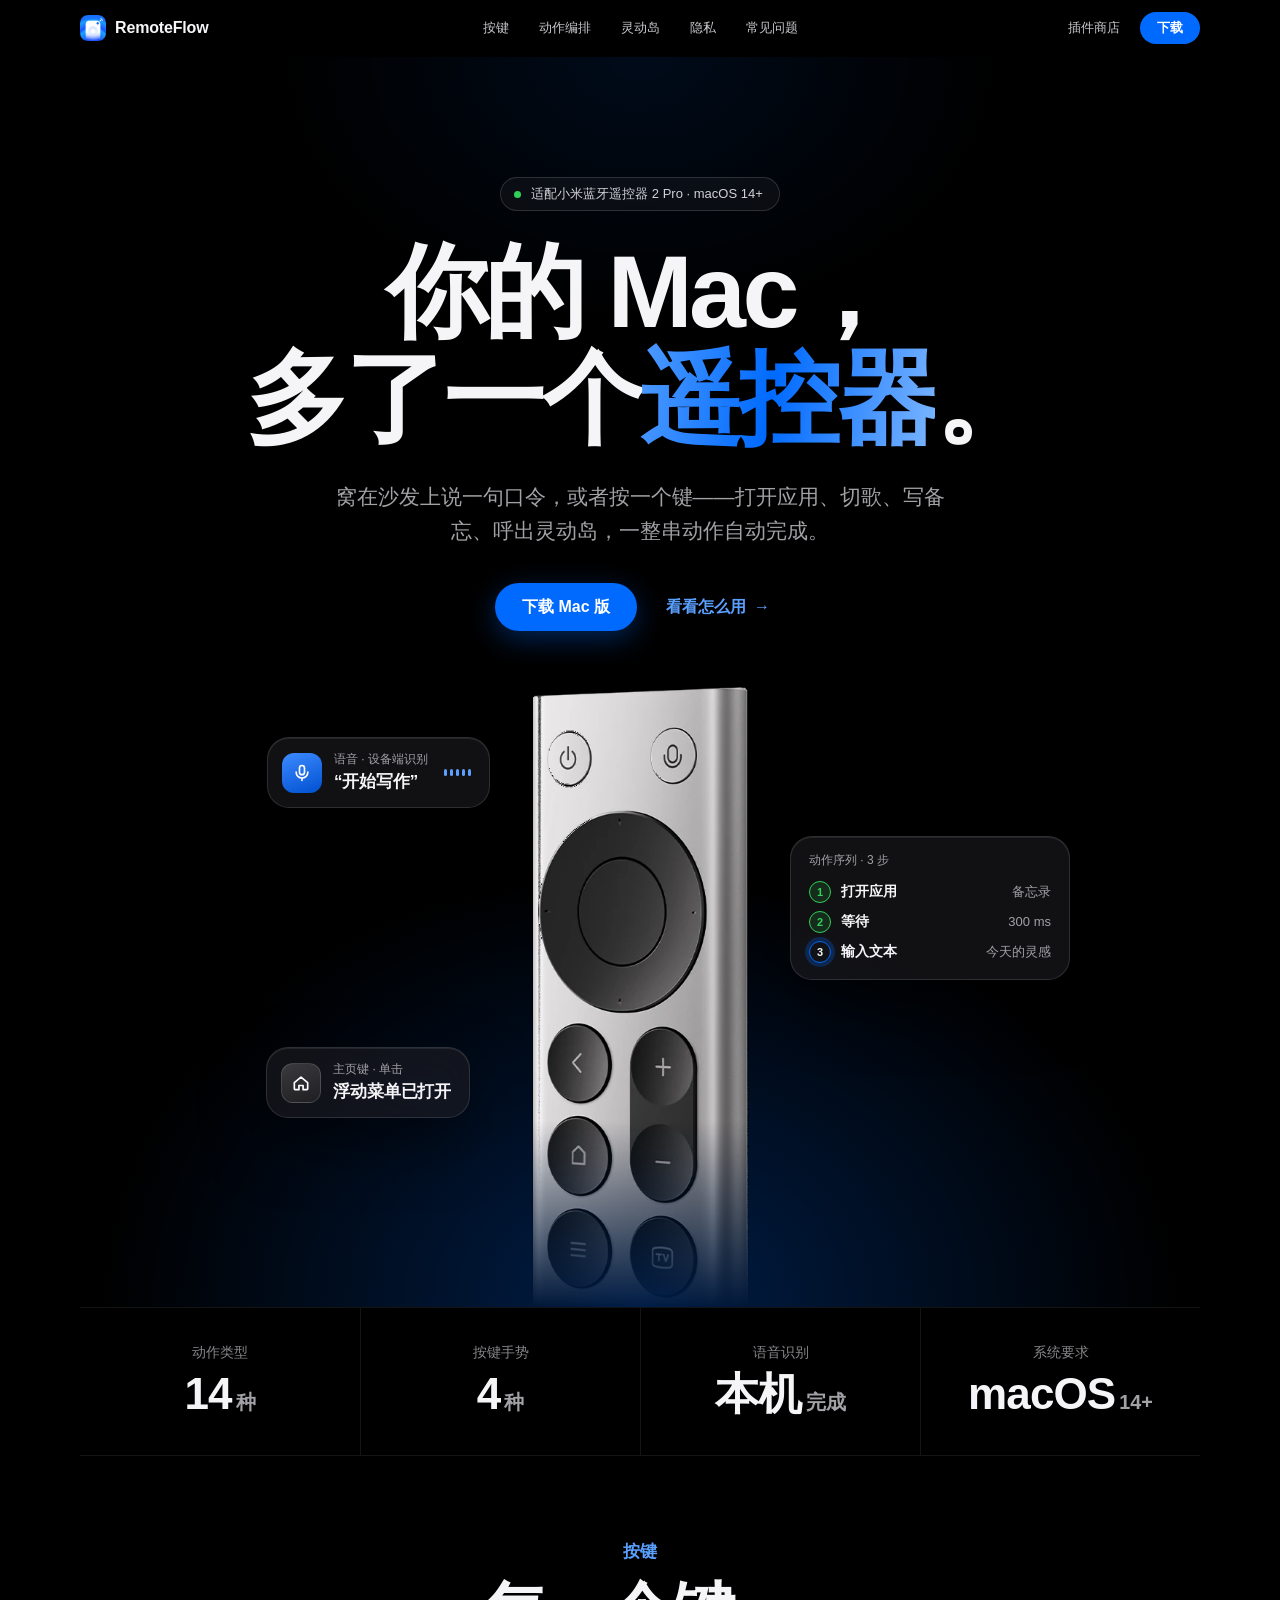
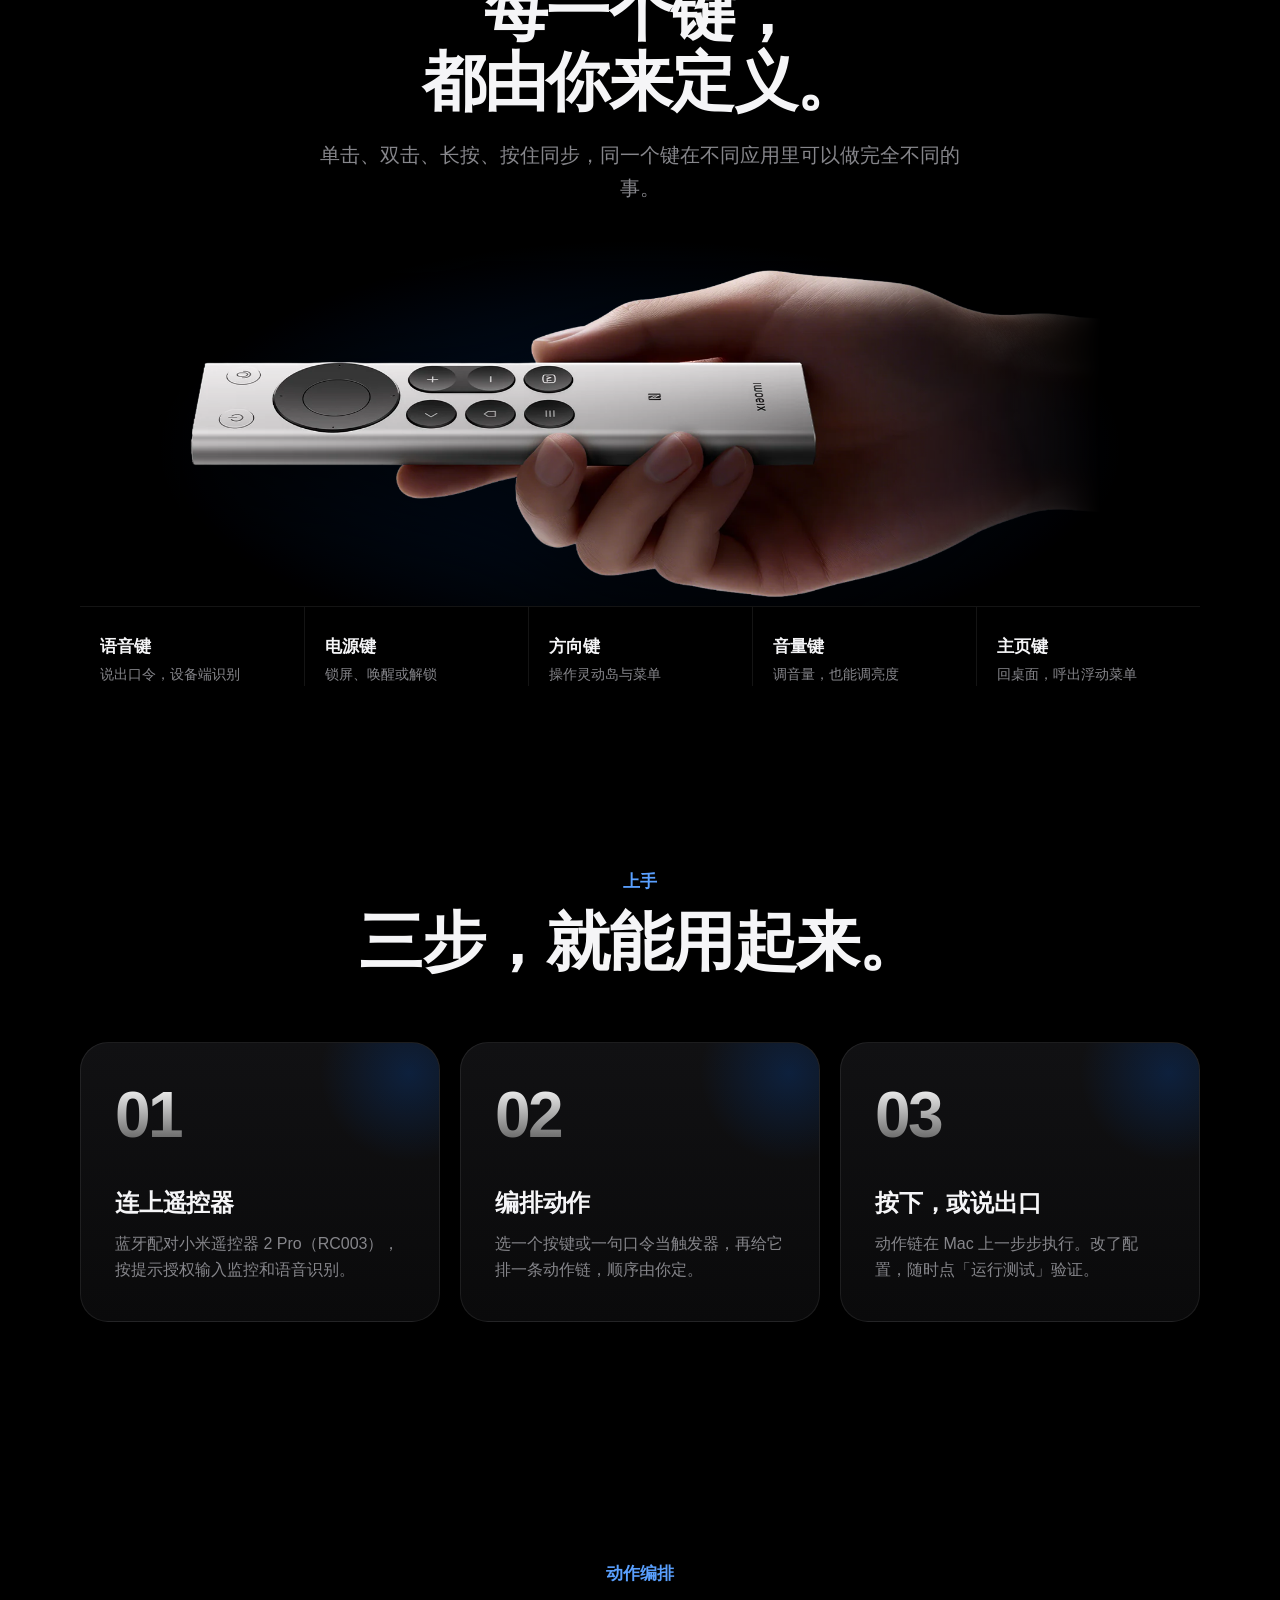
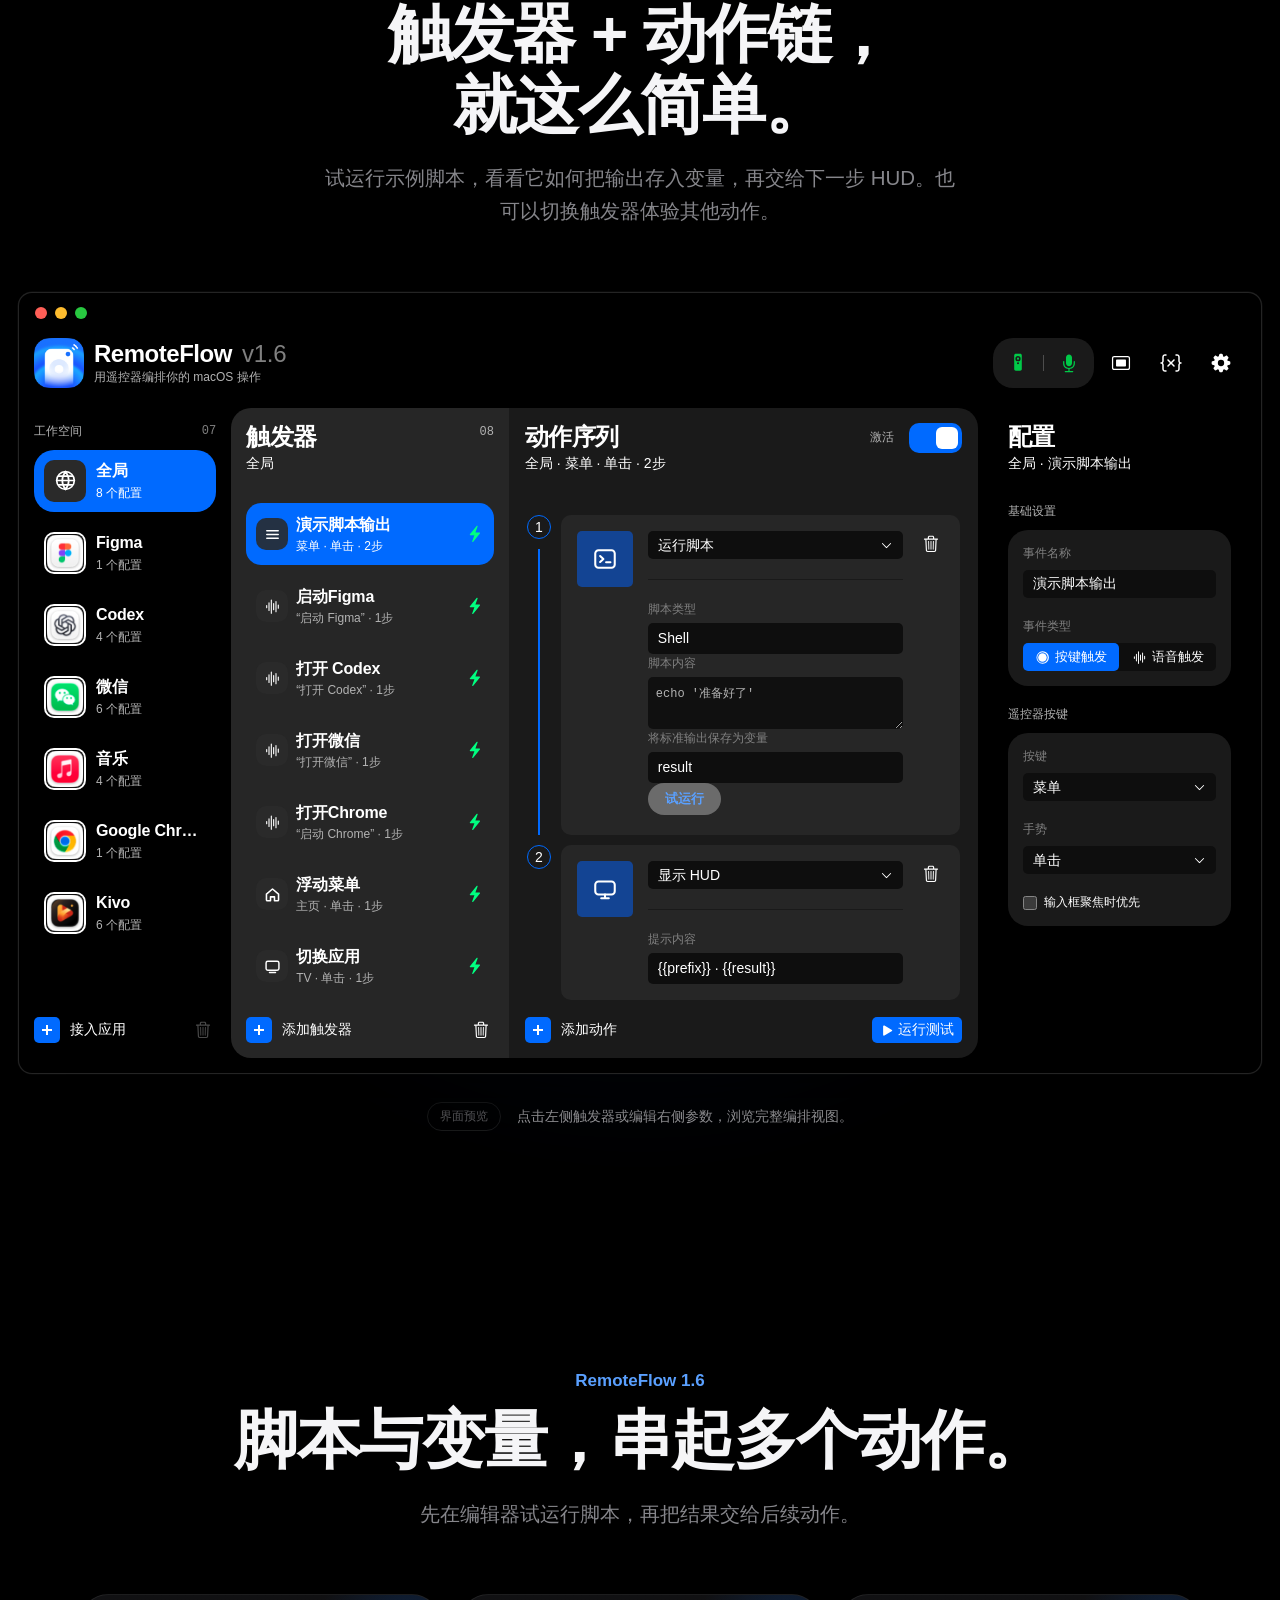
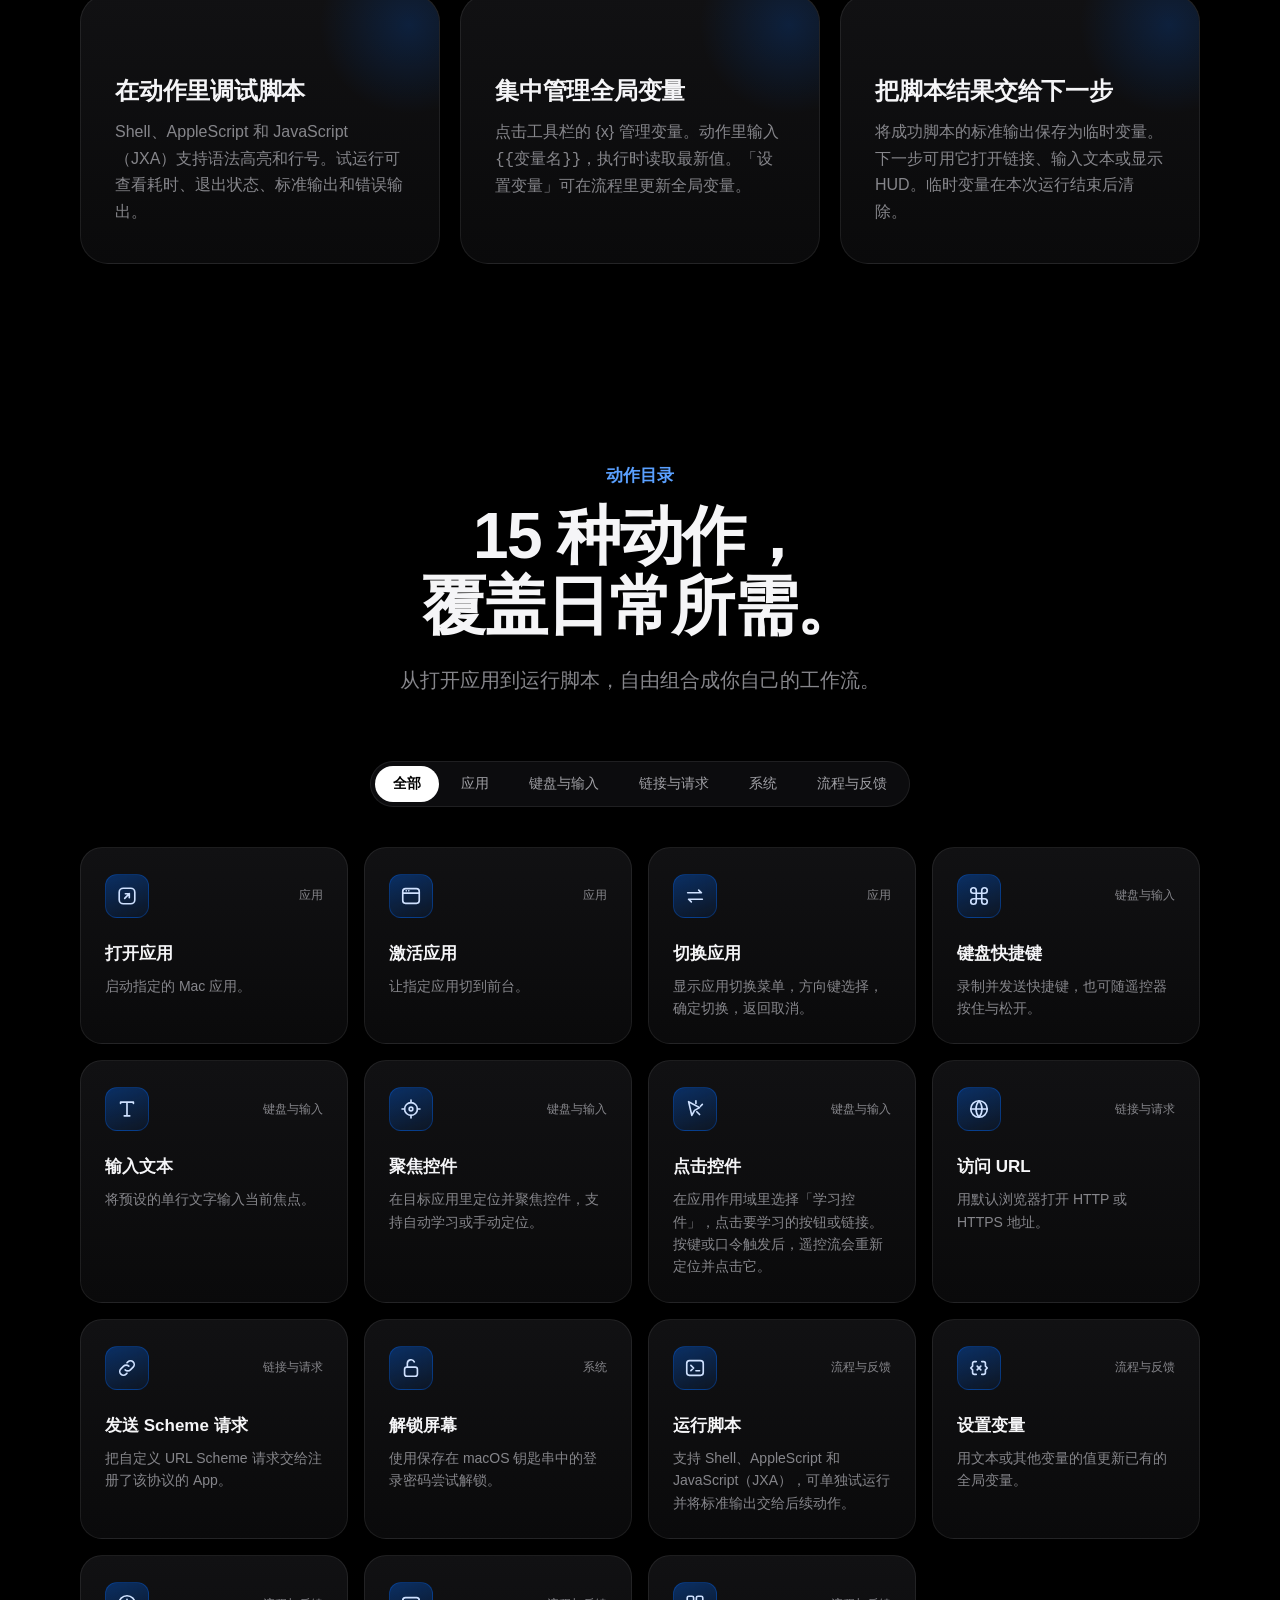
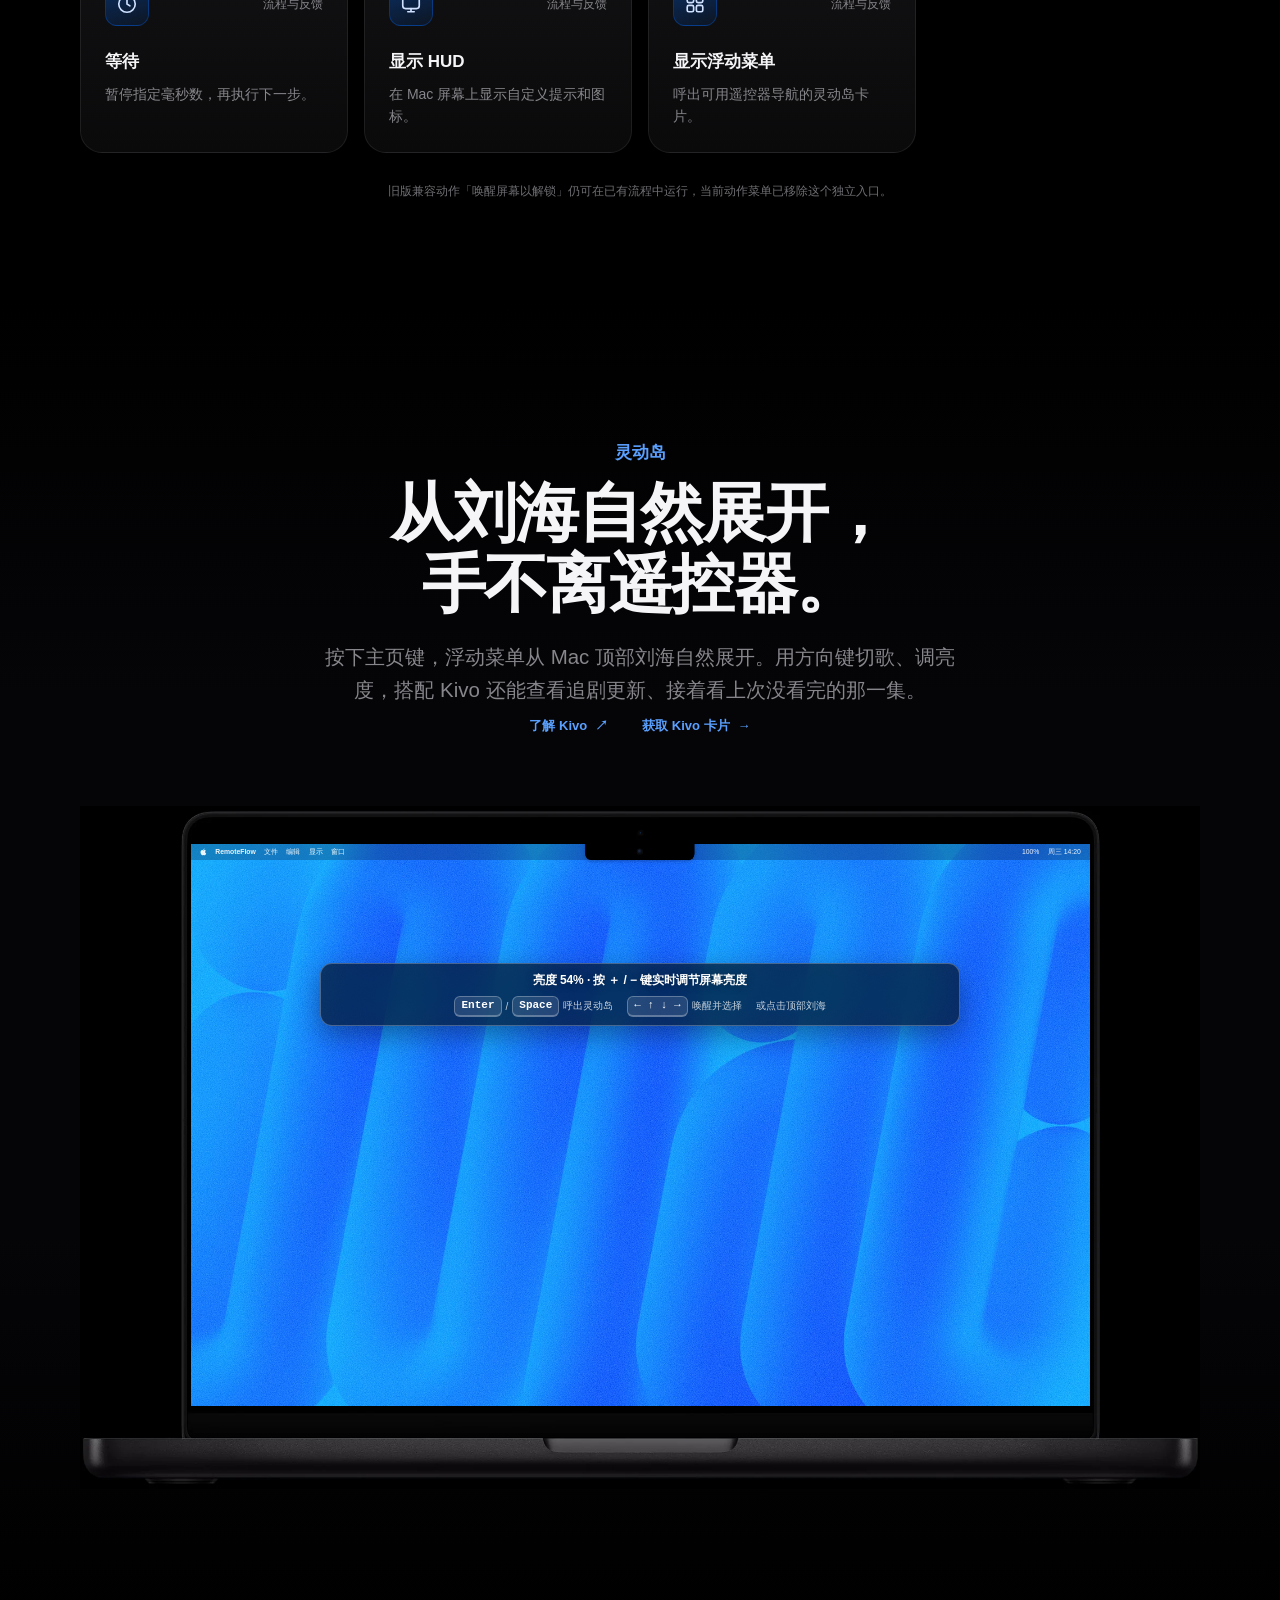
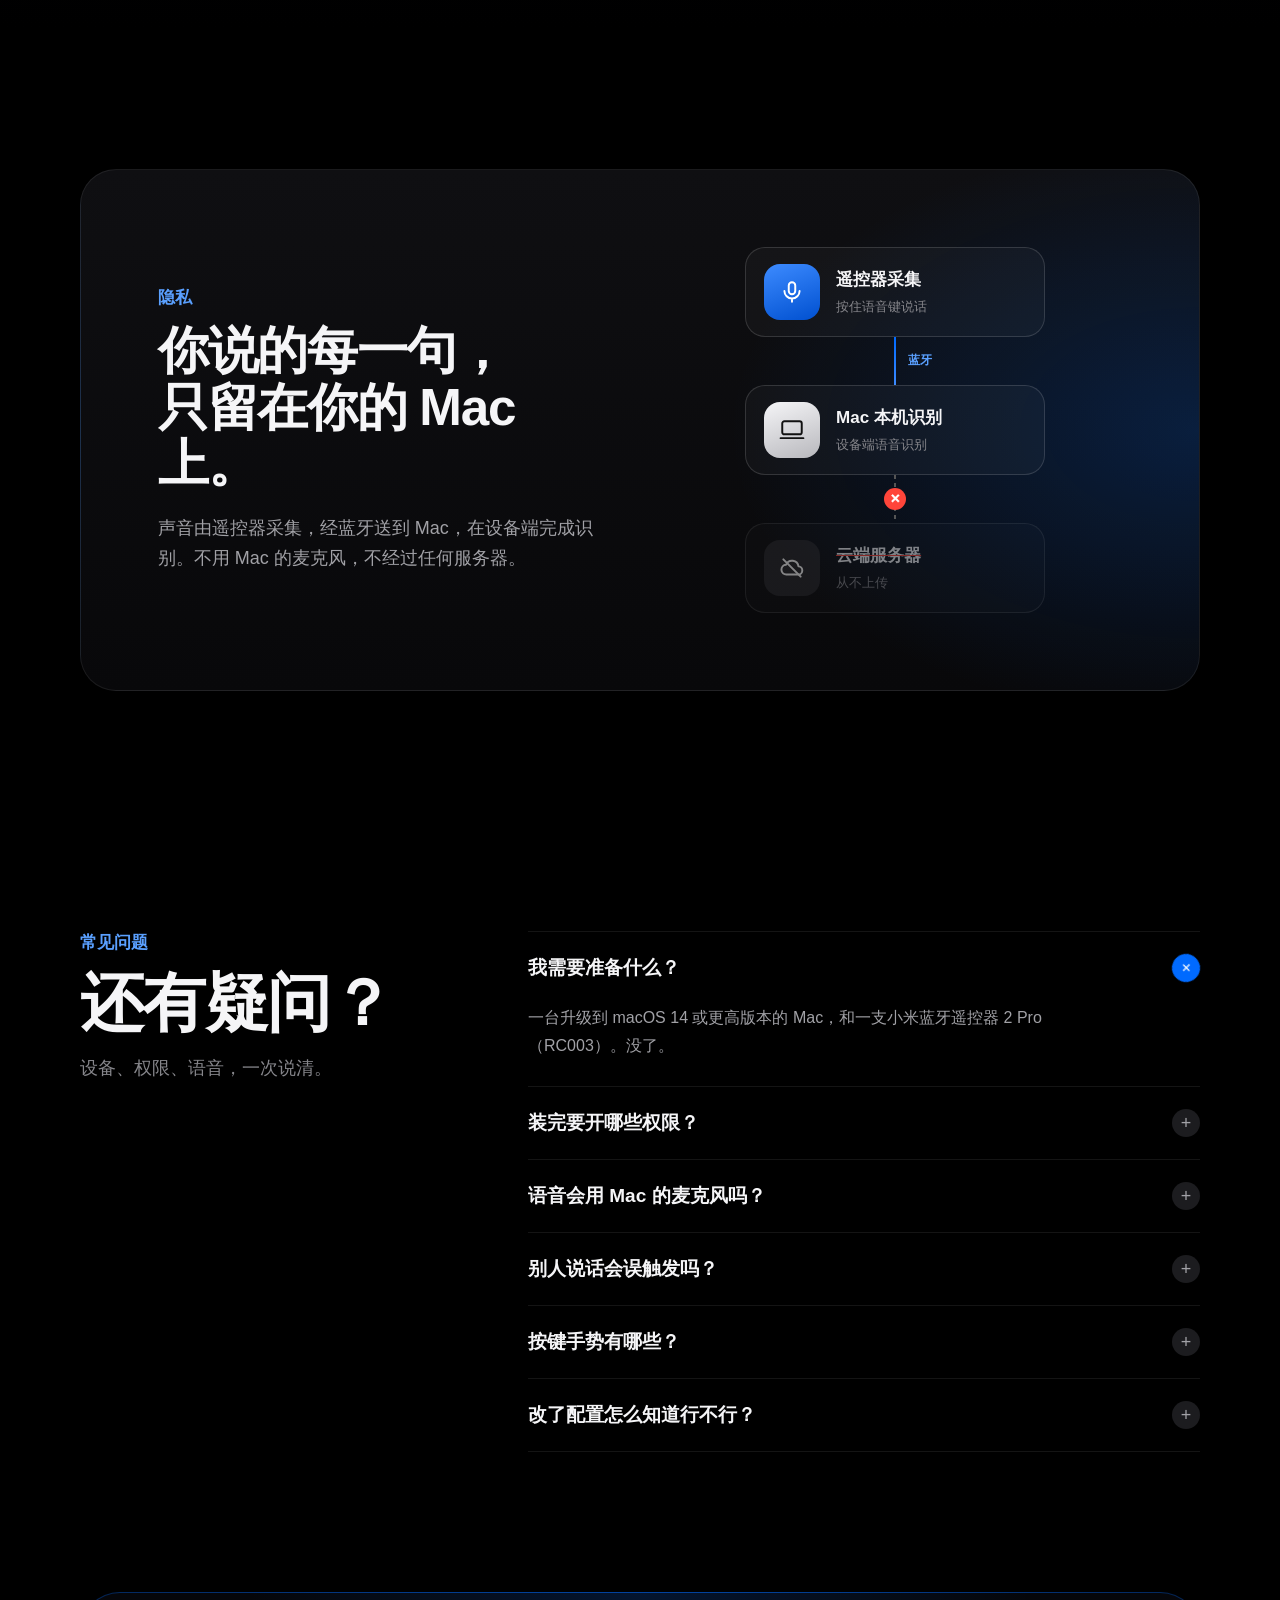
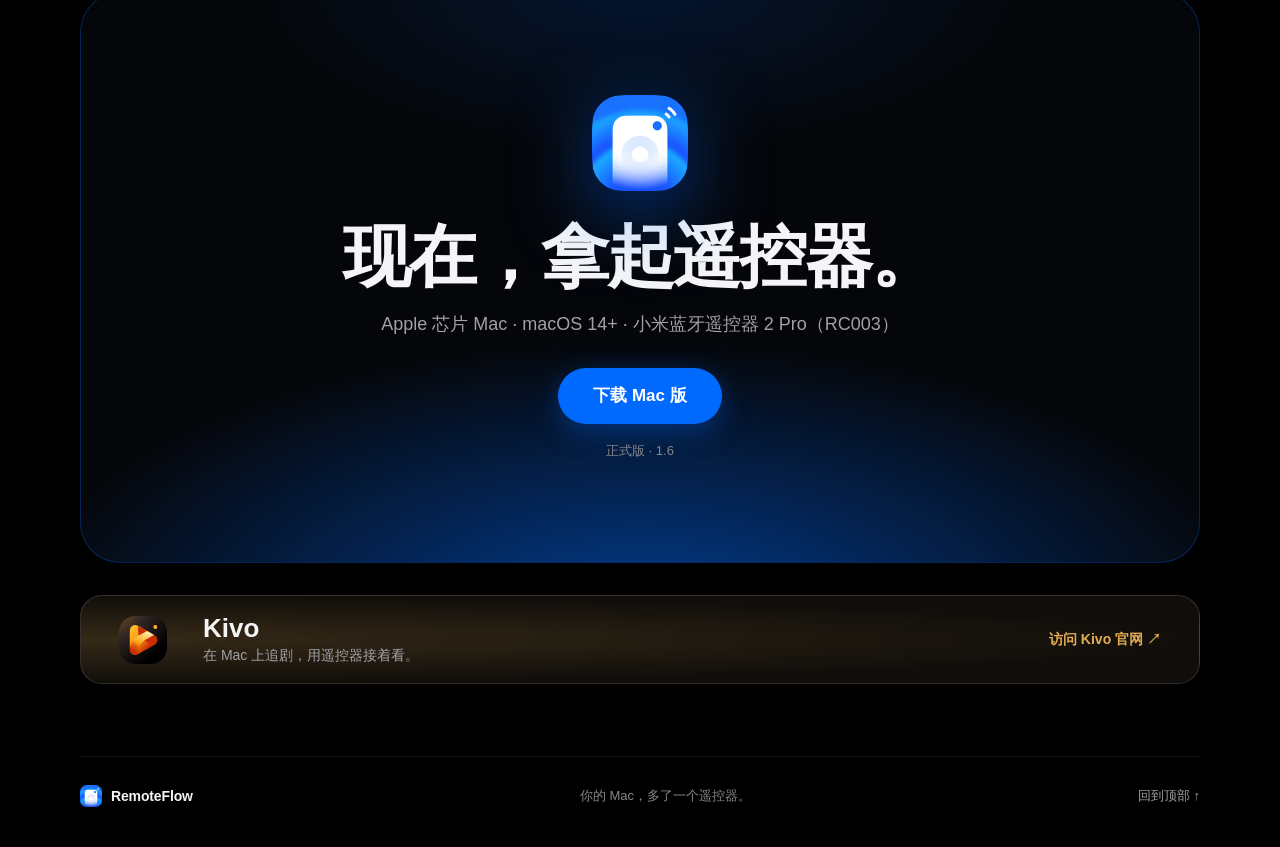
<file: docs/index.html>
<!doctype html>
<html lang="zh-CN">
<head>
  <meta charset="utf-8">
  <meta name="viewport" content="width=device-width, initial-scale=1">
  <meta name="theme-color" content="#000000">
  <meta name="description" content="RemoteFlow 把小米蓝牙遥控器 2 Pro 变成 Mac 的指挥棒：按键与本机语音触发动作链，支持灵动岛插件、脚本试运行与动作间变量传递。macOS 14+。">
  <title>RemoteFlow · 你的 Mac，多了一个遥控器</title>
  <link rel="icon" href="assets/app-icon.png" type="image/png">
  <link rel="preload" href="assets/hero-remote-upright.webp" as="image">
  <script>document.documentElement.classList.add('js')</script>
  <link rel="stylesheet" href="styles.css">
  <script src="release-downloads.js" defer></script>
  <script src="site.js" defer></script>
</head>
<body id="top">
  <a class="skip-link" href="#main">跳到正文</a>

  <header class="nav" data-header>
    <div class="nav-inner">
      <a class="wordmark" href="#top"><img src="assets/app-icon.png" alt="" width="26" height="26">RemoteFlow</a>
      <nav aria-label="主导航">
        <a href="#keys">按键</a><a href="#demo">动作编排</a><a href="#island">灵动岛</a><a href="#privacy">隐私</a><a href="#faq">常见问题</a>
      </nav>
      <div class="nav-actions">
        <a class="nav-store-link" href="plugins.html">插件商店</a>
        <a class="btn btn-small btn-primary" href="https://github.com/kailous/RemoteFlow-downloads/releases/download/v1.6/RemoteFlow-1.6-macos-arm64.zip" data-release-artifact="app" aria-label="下载 RemoteFlow 1.6 Mac 版">下载</a>
      </div>
    </div>
  </header>

  <main id="main">
    <!-- ============ HERO ============ -->
    <section class="hero" aria-labelledby="hero-title">
      <div class="hero-copy wrap">
        <p class="eyebrow" data-reveal><span class="live-dot" aria-hidden="true"></span>适配小米蓝牙遥控器 2 Pro · macOS 14+</p>
        <h1 id="hero-title" data-reveal style="--d:1">你的 Mac，<br><span class="nowrap">多了一个<em>遥控器</em>。</span></h1>
        <p class="hero-sub" data-reveal style="--d:2">窝在沙发上说一句口令，或者按一个键——打开应用、切歌、写备忘、呼出灵动岛，一整串动作自动完成。</p>
        <div class="hero-cta" data-reveal style="--d:3">
          <a class="btn btn-primary" href="https://github.com/kailous/RemoteFlow-downloads/releases/download/v1.6/RemoteFlow-1.6-macos-arm64.zip" data-release-artifact="app">下载 Mac 版</a>
          <a class="btn btn-ghost" href="#demo">看看怎么用 <span aria-hidden="true">→</span></a>
        </div>
      </div>

      <div class="hero-stage" data-reveal style="--d:2">
        <div class="hero-rings" aria-hidden="true"><i></i><i></i><i></i></div>
        <img class="hero-remote" src="assets/hero-remote-upright.webp" alt="小米蓝牙遥控器 2 Pro，顶部是语音键和电源键" width="298" height="853">

        <div class="bubble bubble-voice" aria-hidden="true">
          <span class="bubble-icon mic"><svg viewBox="0 0 24 24"><rect x="9" y="3" width="6" height="11" rx="3"/><path d="M5 11a7 7 0 0 0 14 0M12 18v3"/></svg></span>
          <div>
            <small>语音 · 设备端识别</small>
            <strong>“开始写作”</strong>
          </div>
          <span class="wave"><i></i><i></i><i></i><i></i><i></i></span>
        </div>

        <div class="bubble bubble-chain" aria-hidden="true">
          <small>动作序列 · 3 步</small>
          <ol>
            <li class="done"><b>1</b>打开应用<span>备忘录</span></li>
            <li class="done"><b>2</b>等待<span>300 ms</span></li>
            <li class="running"><b>3</b>输入文本<span>今天的灵感</span></li>
          </ol>
        </div>

        <div class="bubble bubble-key" aria-hidden="true">
          <span class="bubble-icon key"><svg viewBox="0 0 24 24"><path d="M4 11.5 12 5l8 6.5V19a1 1 0 0 1-1 1h-4.5v-5h-5v5H5a1 1 0 0 1-1-1z"/></svg></span>
          <div>
            <small>主页键 · 单击</small>
            <strong>浮动菜单已打开</strong>
          </div>
        </div>
      </div>
    </section>

    <!-- ============ STATS ============ -->
    <section class="stats wrap" aria-label="产品规格">
      <dl data-reveal>
        <div><dt>动作类型</dt><dd>14<span>种</span></dd></div>
        <div><dt>按键手势</dt><dd>4<span>种</span></dd></div>
        <div><dt>语音识别</dt><dd>本机<span>完成</span></dd></div>
        <div><dt>系统要求</dt><dd>macOS<span>14+</span></dd></div>
      </dl>
    </section>

    <!-- ============ KEYS ============ -->
    <section class="section" id="keys" aria-labelledby="keys-title">
      <header class="section-head wrap" data-reveal>
        <p class="kicker">按键</p>
        <h2 id="keys-title">每一个键，<br>都由你来定义。</h2>
        <p>单击、双击、长按、按住同步，同一个键在不同应用里可以做完全不同的事。</p>
      </header>
      <figure class="keys-figure wrap" data-reveal>
        <div class="keys-photo">
          <img src="assets/hero-remote.webp" alt="手持小米蓝牙遥控器 2 Pro" width="1560" height="586" loading="lazy">
        </div>
        <figcaption>
          <ul class="keys-legend">
            <li><b>语音键</b><span>说出口令，设备端识别</span></li>
            <li><b>电源键</b><span>锁屏、唤醒或解锁</span></li>
            <li><b>方向键</b><span>操作灵动岛与菜单</span></li>
            <li><b>音量键</b><span>调音量，也能调亮度</span></li>
            <li><b>主页键</b><span>回桌面，呼出浮动菜单</span></li>
          </ul>
        </figcaption>
      </figure>
    </section>

    <!-- ============ STEPS ============ -->
    <section class="section section-tight" id="how" aria-labelledby="how-title">
      <header class="section-head wrap" data-reveal>
        <p class="kicker">上手</p>
        <h2 id="how-title">三步，就能用起来。</h2>
      </header>
      <ol class="steps wrap">
        <li class="card step" data-reveal>
          <span class="step-no">01</span>
          <h3>连上遥控器</h3>
          <p>蓝牙配对小米遥控器 2 Pro（RC003），按提示授权输入监控和语音识别。</p>
        </li>
        <li class="card step" data-reveal style="--d:1">
          <span class="step-no">02</span>
          <h3>编排动作</h3>
          <p>选一个按键或一句口令当触发器，再给它排一条动作链，顺序由你定。</p>
        </li>
        <li class="card step" data-reveal style="--d:2">
          <span class="step-no">03</span>
          <h3>按下，或说出口</h3>
          <p>动作链在 Mac 上一步步执行。改了配置，随时点「运行测试」验证。</p>
        </li>
      </ol>
    </section>

    <!-- ============ DEMO (1:1 SwiftUI / Figma 还原) ============ -->
    <section class="section" id="demo" aria-labelledby="demo-title">
      <header class="section-head wrap" data-reveal>
        <p class="kicker">动作编排</p>
        <h2 id="demo-title">触发器 + 动作链，<br>就这么简单。</h2>
        <p>试运行示例脚本，看看它如何把输出存入变量，再交给下一步 HUD。也可以切换触发器体验其他动作。</p>
      </header>

      <div class="demo wrap-app" data-reveal>
        <div class="native-window">
          <div class="traffic-lights" aria-hidden="true"><i></i><i></i><i></i></div>
          <header class="native-header">
            <div class="native-brand">
              <img src="assets/app-icon.png" alt="" width="50" height="50">
              <div>
                <div class="native-title-line"><strong>RemoteFlow</strong><span>v1.6</span></div>
                <p>用遥控器编排你的 macOS 操作</p>
              </div>
            </div>
            <div class="native-toolbar" aria-label="应用工具栏">
              <div class="native-connection">
                <button type="button" aria-label="遥控器已连接" title="遥控器已连接 · 监听就绪">
                  <svg viewBox="0 0 18 28" aria-hidden="true"><path d="M1.16 22.68C1.16 23.95 2.03 24.78 3.38 24.78h5.24c1.37 0 2.22-.83 2.22-2.1V5.33c0-1.29-.85-2.11-2.22-2.11H3.38C2.03 3.22 1.16 4.04 1.16 5.33v17.35ZM6 16.65a1.25 1.25 0 1 1 0-2.5 1.25 1.25 0 0 1 0 2.5Zm0-3.84a3.32 3.32 0 1 1 0-6.64 3.32 3.32 0 0 1 0 6.64Zm0-1.99a1.34 1.34 0 1 0 0-2.68 1.34 1.34 0 0 0 0 2.68Z" transform="translate(3 -1)" fill="#00CA48"/></svg>
                </button>
                <span class="native-conn-sep" aria-hidden="true"></span>
                <button type="button" aria-label="语音识别就绪" title="遥控器麦克风与设备端语音识别就绪">
                  <svg viewBox="0 0 20 26" aria-hidden="true"><path d="M16.23 10.6c.42 0 .75.33.75.74v1.98c0 3.81-2.5 6.51-6.26 6.82v2.28h3.63a.74.74 0 1 1 0 1.48H5.63a.74.74 0 1 1 0-1.48h3.61v-2.28C5.5 19.82 3 17.13 3 13.32v-1.98a.74.74 0 0 1 1.48 0v1.92c0 3.32 2.17 5.54 5.51 5.54 3.34 0 5.51-2.22 5.51-5.54v-1.92c0-.41.33-.74.73-.74Z" fill="#00CA48"/><path fill-rule="evenodd" clip-rule="evenodd" d="M9.99 3c2.1 0 3.55 1.57 3.55 3.83v6.14c0 2.25-1.45 3.82-3.55 3.82-2.11 0-3.55-1.57-3.55-3.82V6.83C6.44 4.57 7.88 3 9.99 3Z" fill="#00CA48"/></svg>
                </button>
              </div>
              <a href="#island" class="native-tool-link" aria-label="查看灵动岛演示" title="跳转至灵动岛演示">
                <svg viewBox="0 0 28 24" aria-hidden="true"><path d="M5.55 20.99h16.89c2.05 0 3.07-1.02 3.07-3.03V6.04c0-2.01-1.02-3.03-3.07-3.03H5.55c-2.03 0-3.06 1.02-3.06 3.03v11.92c0 2.01 1.03 3.03 3.06 3.03Zm.03-1.58c-.98 0-1.52-.52-1.52-1.53V6.12c0-1.02.54-1.53 1.52-1.53h16.84c.97 0 1.52.51 1.52 1.53v11.76c0 1.01-.55 1.53-1.52 1.53H5.58Z" fill="#fff"/><path d="M8.65 16.46h10.7c.68 0 .97-.3.97-1V8.53c0-.7-.29-.99-.97-.99H8.65c-.68 0-.96.3-.96.99v6.93c0 .7.28 1 .96 1Z" fill="#fff"/></svg>
              </a>
              <a href="#version-16" class="native-tool-link native-variable-icon" aria-label="查看脚本与变量介绍" title="查看脚本与变量介绍">
                <img src="assets/variables.svg" alt="" width="24" height="24">
              </a>
              <button type="button" aria-label="应用设置" title="应用设置">
                <svg viewBox="0 0 24 24" aria-hidden="true"><path d="M11.1 22.2h1.8c.5 0 .87-.3 1-.8l.5-2.14c.38-.13.74-.27 1.07-.43l1.88 1.16c.42.26.9.22 1.25-.13l1.26-1.25c.35-.36.4-.86.11-1.29l-1.15-1.86c.16-.33.31-.7.42-1.04l2.17-.51c.5-.12.79-.48.79-1v-1.76c0-.5-.3-.86-.79-.98l-2.15-.52c-.13-.4-.29-.75-.42-1.05l1.15-1.9c.26-.43.24-.9-.12-1.26l-1.28-1.26c-.35-.32-.8-.4-1.21-.14l-1.91 1.18c-.32-.16-.69-.3-1.08-.43l-.5-2.18c-.13-.5-.5-.8-1-.8h-1.8c-.5 0-.87.3-.99.8l-.51 2.16c-.37.13-.76.27-1.08.44L6.62 4.03c-.42-.26-.88-.2-1.22.15L4.12 5.44c-.36.36-.38.82-.12 1.26l1.15 1.89c-.13.3-.29.65-.41 1.05l-2.15.52c-.5.12-.79.48-.79.98v1.76c0 .52.29.88.79 1l2.17.51c.1.34.25.71.41 1.04l-1.15 1.86c-.28.43-.23.93.12 1.29l1.26 1.25c.34.35.83.39 1.25.13l1.88-1.16c.32.16.7.3 1.07.43l.51 2.15c.12.5.48.8 1 .8Zm.9-6.75a3.45 3.45 0 1 1 0-6.9 3.45 3.45 0 0 1 0 6.9Z" fill="#fff"/></svg>
              </button>
            </div>
          </header>

          <div class="native-layout">
            <aside class="native-scopes" aria-labelledby="scopes-title">
              <div class="native-caption"><h2 id="scopes-title">工作空间</h2><span id="scope-count">07</span></div>
              <div id="scope-list" class="native-scroll"></div>
              <div class="native-footer">
                <button class="native-add" id="add-scope" type="button">
                  <svg class="icon-add-box" viewBox="0 0 26 26" aria-hidden="true"><rect width="26" height="26" rx="5" fill="#006AFF"/><path d="M8 12h10v2H8v-2Zm4 6V8h2v10h-2Z" fill="#fff"/></svg>
                  <span>接入应用</span>
                </button>
                <button type="button" id="remove-scope" class="native-trash" aria-label="删除选中的应用配置" disabled>
                  <svg viewBox="0 0 18 18" aria-hidden="true"><path d="M11.4 6c.28 0 .46.18.45.44l-.22 7.83c0 .26-.2.43-.45.43-.28 0-.47-.18-.46-.43l.22-7.83c.01-.26.2-.44.46-.44ZM6.6 6c.27 0 .45.17.46.43l.23 7.83c0 .26-.17.44-.46.44-.26 0-.44-.17-.45-.43L6.15 6.44C6.14 6.18 6.33 6 6.6 6ZM9 6c.28 0 .47.18.47.44v7.82c0 .26-.19.44-.47.44-.28 0-.47-.18-.47-.44V6.44C8.53 6.18 8.72 6 9 6Z" fill="currentColor"/><path fill-rule="evenodd" clip-rule="evenodd" d="M10.38.75c1.13 0 1.82.65 1.82 1.71v1.12h3.34c.3 0 .55.24.55.55 0 .3-.24.55-.55.55h-.87l-.5 10.65c-.06 1.05-.76 1.72-1.81 1.72H5.65c-1.06 0-1.75-.66-1.8-1.72L3.33 4.68h-.87a.55.55 0 0 1 0-1.1h3.33V2.46C5.79 1.4 6.48.75 7.6.75h2.78ZM4.99 15.2c.02.44.34.75.76.75h6.49c.44 0 .75-.3.77-.75l.48-10.52H4.48l.51 10.52Zm2.69-13.36c-.44 0-.73.27-.73.7v1.04h4.08V2.53c0-.42-.29-.69-.72-.69H7.68Z" fill="currentColor"/></svg>
                </button>
              </div>
            </aside>

            <div class="native-center">
              <section class="native-events" aria-labelledby="events-title">
                <div class="native-heading"><div><h2 id="events-title">触发器</h2><p id="event-scope">全局</p></div><span id="event-count">07</span></div>
                <div id="event-list" class="native-scroll"></div>
                <div class="native-footer">
                  <div class="native-select-button">
                    <svg class="icon-add-box" viewBox="0 0 26 26" aria-hidden="true"><rect width="26" height="26" rx="5" fill="#006AFF"/><path d="M8 12h10v2H8v-2Zm4 6V8h2v10h-2Z" fill="#fff"/></svg>
                    <b aria-hidden="true">添加触发器</b>
                    <select id="add-event" aria-label="添加触发器">
                      <option value="" selected disabled>添加触发器</option>
                      <option value="button">按键触发</option>
                      <option value="voice">语音触发</option>
                    </select>
                  </div>
                  <button type="button" id="remove-event" class="native-trash" aria-label="删除所选触发器">
                    <svg viewBox="0 0 18 18" aria-hidden="true"><path d="M11.4 6c.28 0 .46.18.45.44l-.22 7.83c0 .26-.2.43-.45.43-.28 0-.47-.18-.46-.43l.22-7.83c.01-.26.2-.44.46-.44ZM6.6 6c.27 0 .45.17.46.43l.23 7.83c0 .26-.17.44-.46.44-.26 0-.44-.17-.45-.43L6.15 6.44C6.14 6.18 6.33 6 6.6 6ZM9 6c.28 0 .47.18.47.44v7.82c0 .26-.19.44-.47.44-.28 0-.47-.18-.47-.44V6.44C8.53 6.18 8.72 6 9 6Z" fill="currentColor"/><path fill-rule="evenodd" clip-rule="evenodd" d="M10.38.75c1.13 0 1.82.65 1.82 1.71v1.12h3.34c.3 0 .55.24.55.55 0 .3-.24.55-.55.55h-.87l-.5 10.65c-.06 1.05-.76 1.72-1.81 1.72H5.65c-1.06 0-1.75-.66-1.8-1.72L3.33 4.68h-.87a.55.55 0 0 1 0-1.1h3.33V2.46C5.79 1.4 6.48.75 7.6.75h2.78ZM4.99 15.2c.02.44.34.75.76.75h6.49c.44 0 .75-.3.77-.75l.48-10.52H4.48l.51 10.52Zm2.69-13.36c-.44 0-.73.27-.73.7v1.04h4.08V2.53c0-.42-.29-.69-.72-.69H7.68Z" fill="currentColor"/></svg>
                  </button>
                </div>
              </section>

              <section class="native-automation" aria-labelledby="chain-title">
                <div class="native-heading native-heading-auto">
                  <div><h2 id="chain-title">动作序列</h2><p id="chain-summary"></p></div>
                  <label class="native-switch"><span>激活</span><input type="checkbox" id="event-enabled" role="switch" checked></label>
                </div>
                <ol id="chain" class="chain native-scroll" aria-label="动作序列"></ol>
                <div class="native-footer">
                  <div class="native-select-button">
                    <svg class="icon-add-box" viewBox="0 0 26 26" aria-hidden="true"><rect width="26" height="26" rx="5" fill="#006AFF"/><path d="M8 12h10v2H8v-2Zm4 6V8h2v10h-2Z" fill="#fff"/></svg>
                    <b aria-hidden="true">添加动作</b>
                    <select id="action-picker" aria-label="添加动作"></select>
                  </div>
                  <button id="run-workflow" class="native-run" type="button">
                    <svg viewBox="0 0 18 18" aria-hidden="true"><path d="M3.75 14.08c0 .72.42 1.07.92 1.07.21 0 .45-.07.67-.19l8.53-4.99c.6-.35.81-.59.81-.97 0-.39-.21-.62-.81-.98L5.34 3.04a1.38 1.38 0 0 0-.67-.19c-.5 0-.92.34-.92 1.07v10.16Z" fill="#fff"/></svg>
                    <span>运行测试</span>
                  </button>
                </div>
              </section>
            </div>

            <section class="native-inspector" aria-labelledby="inspector-title">
              <div class="native-heading native-heading-insp"><div><h2 id="inspector-title">配置</h2><p id="inspector-summary"></p></div></div>
              <div id="native-config" class="native-scroll">
                <div class="inspector-group">
                  <p>基础设置</p>
                  <div class="inspector-box">
                    <label class="field"><span>事件名称</span><input id="event-name" maxlength="36"></label>
                    <div class="field"><span>事件类型</span>
                      <div class="native-segments" role="group" aria-label="事件类型">
                        <button type="button" data-source="button" aria-pressed="true">
                          <svg viewBox="0 0 18 18" aria-hidden="true"><path d="M8.97 16.43a7.47 7.47 0 1 0 0-14.93 7.47 7.47 0 0 0 0 14.93Zm0-1.24a6.22 6.22 0 1 1 0-12.45 6.22 6.22 0 0 1 0 12.45Z" fill="currentColor"/><circle cx="8.96" cy="8.97" r="5.11" fill="currentColor"/></svg>
                          <span>按键触发</span>
                        </button>
                        <button type="button" data-source="voice" aria-pressed="false">
                          <svg viewBox="0 0 18 18" aria-hidden="true"><path d="M15.15 11.48c.34 0 .59-.26.59-.59V7.41c0-.33-.25-.6-.59-.6-.34 0-.59.27-.59.6v3.48c0 .33.25.6.59.6ZM12.69 15.17c.33 0 .59-.26.59-.59V3.72c0-.33-.26-.6-.59-.6-.34 0-.59.27-.59.6v10.86c0 .33.25.6.59.6ZM10.22 12.96c.34 0 .59-.26.59-.59V5.93c0-.32-.25-.59-.59-.59-.33 0-.59.27-.59.6v6.43c0 .33.26.6.59.6ZM7.76 16.8c.33 0 .59-.26.59-.59V2.1c0-.33-.26-.6-.6-.6-.33 0-.58.27-.58.6v14.11c0 .33.25.6.59.6ZM5.3 13.85c.34 0 .6-.27.6-.6V5.05c0-.33-.26-.6-.6-.6-.34 0-.59.27-.59.6v8.2c0 .33.25.6.59.6ZM2.83 10.85c.34 0 .6-.26.6-.59V8.04c0-.33-.26-.6-.6-.6-.33 0-.58.27-.58.6v2.22c0 .33.25.6.58.6Z" fill="currentColor"/></svg>
                          <span>语音触发</span>
                        </button>
                      </div>
                    </div>
                  </div>
                </div>
                <div class="inspector-group" id="button-fields">
                  <p>遥控器按键</p>
                  <div class="inspector-box">
                    <label class="field"><span>按键</span><div class="select-wrap"><select id="trigger"></select></div></label>
                    <label class="field"><span>手势</span><div class="select-wrap"><select id="gesture"></select></div></label>
                    <label class="native-check"><input type="checkbox" id="focus-priority"> 输入框聚焦时优先</label>
                  </div>
                </div>
                <div class="inspector-group" id="voice-fields" hidden>
                  <p>语音指令</p>
                  <div class="inspector-box">
                    <div class="field"><span>匹配模式</span>
                      <div class="native-segments single-seg">
                        <button type="button" aria-pressed="true" tabindex="-1">
                          <svg viewBox="0 0 18 18" aria-hidden="true"><circle cx="8.91" cy="8.92" r="1.24" fill="currentColor"/><path fill-rule="evenodd" clip-rule="evenodd" d="M8.91.01c.29 0 .52.23.52.53v1.47a6.94 6.94 0 0 1 6.36 6.38h1.49a.53.53 0 0 1 0 1.05h-1.49a6.94 6.94 0 0 1-6.36 6.35v1.5a.52.52 0 1 1-1.05 0v-1.5a6.94 6.94 0 0 1-6.36-6.35H.53a.53.53 0 0 1 0-1.05h1.49A6.94 6.94 0 0 1 8.38 2.01V.54c0-.3.23-.53.53-.53Zm.52 5.49a.52.52 0 1 1-1.05 0v-2.3A5.78 5.78 0 0 0 3.2 8.39h2.28a.53.53 0 0 1 0 1.05H3.2a5.78 5.78 0 0 0 5.18 5.17v-2.27a.52.52 0 1 1 1.05 0v2.27a5.78 5.78 0 0 0 5.18-5.17h-2.28a.53.53 0 0 1 0-1.05h2.28A5.78 5.78 0 0 0 9.43 3.2v2.3Z" fill="currentColor"/></svg>
                          <span>智能匹配</span>
                        </button>
                      </div>
                      <small class="field-hint">容忍中英空格、大小写、同音字和少量识别偏差</small>
                    </div>
                    <label class="field"><span>触发短语</span><input id="phrase" maxlength="36"></label>
                  </div>
                </div>
              </div>
            </section>
          </div>
          <noscript><p class="noscript">开启 JavaScript 即可操作演示界面。</p></noscript>
        </div>

        <div class="demo-status">
          <span class="demo-badge">界面预览</span>
          <p id="run-message" role="status">点击左侧触发器或编辑右侧参数，浏览完整编排视图。</p>
          <a id="result-island" href="#island" hidden>去查看灵动岛 →</a>
        </div>
      </div>
    </section>

    <section class="section section-tight" id="version-16" aria-labelledby="version-16-title">
      <header class="section-head wrap" data-reveal>
        <p class="kicker">RemoteFlow 1.6</p>
        <h2 id="version-16-title">脚本与变量，串起多个动作。</h2>
        <p>先在编辑器试运行脚本，再把结果交给后续动作。</p>
      </header>
      <ol class="steps wrap">
        <li class="card step">
          <h3>在动作里调试脚本</h3>
          <p>Shell、AppleScript 和 JavaScript（JXA）支持语法高亮和行号。试运行可查看耗时、退出状态、标准输出和错误输出。</p>
        </li>
        <li class="card step">
          <h3>集中管理全局变量</h3>
          <p>点击工具栏的 {x} 管理变量。动作里输入 <code>{{变量名}}</code>，执行时读取最新值。「设置变量」可在流程里更新全局变量。</p>
        </li>
        <li class="card step">
          <h3>把脚本结果交给下一步</h3>
          <p>将成功脚本的标准输出保存为临时变量。下一步可用它打开链接、输入文本或显示 HUD。临时变量在本次运行结束后清除。</p>
        </li>
      </ol>
    </section>

    <!-- ============ CATALOG ============ -->
    <section class="section section-tight" id="actions" aria-labelledby="actions-title">
      <header class="section-head wrap" data-reveal>
        <p class="kicker">动作目录</p>
        <h2 id="actions-title"><span id="action-total">15</span> 种动作，<br>覆盖日常所需。</h2>
        <p>从打开应用到运行脚本，自由组合成你自己的工作流。</p>
      </header>
      <div class="catalog wrap" id="catalog" data-reveal></div>
      <p class="legacy-note wrap">旧版兼容动作「唤醒屏幕以解锁」仍可在已有流程中运行，当前动作菜单已移除这个独立入口。</p>
    </section>

    <!-- ============ ISLAND (1:1 SwiftUI FloatingMenuView · 视口自动展开 + 全局键盘操控 + 浮动按键说明) ============ -->
    <section class="section section-island" id="island" aria-labelledby="island-title">
      <header class="section-head wrap" data-reveal>
        <p class="kicker">灵动岛</p>
        <h2 id="island-title">从刘海自然展开，<br>手不离遥控器。</h2>
        <p>按下主页键，浮动菜单从 Mac 顶部刘海自然展开。用方向键切歌、调亮度，搭配 Kivo 还能查看追剧更新、接着看上次没看完的那一集。<br><a class="btn btn-small btn-ghost" href="https://kivo.rainforest.org.cn/">了解 Kivo <span aria-hidden="true">↗</span></a><a class="btn btn-small btn-ghost" href="plugins?q=Kivo">获取 Kivo 卡片 <span aria-hidden="true">→</span></a></p>
      </header>

      <div class="island-demo wrap-wide" id="island-demo" data-reveal>
        <div class="island-screen">
          <img class="island-machine" src="assets/island-macbook.webp" alt="打开的 MacBook，屏幕上显示 RemoteFlow 的灵动岛卡片" width="2072" height="1264" loading="lazy">
          <img class="island-wallpaper" src="assets/island-wallpaper.webp" alt="" aria-hidden="true" width="1600" height="1039" loading="lazy">

          <!-- macOS 状态栏，衬托物理刘海位置 -->
          <div class="mac-menubar" aria-hidden="true">
            <div class="mac-mb-left">
              <svg class="apple-logo" viewBox="0 0 16 18"><path d="M12.6 9.5c0-2.1 1.7-3.1 1.8-3.2-1-1.4-2.5-1.6-3-1.7-1.3-.1-2.5.8-3.1.8-.7 0-1.7-.8-2.8-.7-1.4 0-2.8.8-3.5 2.1-1.5 2.6-.4 6.5 1.1 8.6.7 1 1.6 2.2 2.7 2.1 1.1 0 1.5-.7 2.8-.7 1.3 0 1.7.7 2.8.7 1.2 0 1.9-1 2.6-2.1.8-1.2 1.2-2.4 1.2-2.5-.1 0-2.6-1-2.6-3.4ZM10.4 3.2c.6-.7 1-1.7.9-2.7-.9 0-1.9.6-2.5 1.3-.5.6-1 1.6-.9 2.6 1 .1 1.9-.5 2.5-1.2Z" fill="currentColor"/></svg>
              <strong>RemoteFlow</strong><span>文件</span><span>编辑</span><span>显示</span><span>窗口</span>
            </div>
            <div class="mac-mb-right">
              <span>100%</span><span>周三 14:20</span>
            </div>
          </div>

          <!-- 物理刘海常驻胶囊（点击可切换收起/呼出） -->
          <button type="button" class="mac-notch" id="island-notch" aria-label="点击刘海呼出或收起灵动岛">
            <span class="notch-cam" aria-hidden="true"></span>
          </button>

          <!-- FloatingMenuView: 初始为 collapsed，滚入视口时自动弹簧生长展开 -->
          <div id="island-menu" class="island-menu" data-state="collapsed" tabindex="0" role="group" aria-label="灵动岛演示：按键盘方向键选择，回车确定，Esc 收起">
            <div class="island-body">
              <div id="island-viewport" class="island-viewport" data-fade-left="true" data-fade-right="false">
                <div id="island-track" class="island-track">
                  <button type="button" class="icard media video" aria-pressed="false" aria-label="视频续播：在下打更人">
                    <img src="assets/island-video-full.webp" alt="在下打更人 3 · 0:11 / 11:45" width="640" height="360">
                  </button>
                  <button type="button" class="icard media music" aria-pressed="false" aria-label="Apple Music，已暂停">
                    <img src="assets/island-music-card.webp" alt="Apple Music 卡片：深夜一角 · 毛不易" width="360" height="360">
                  </button>
                  <button type="button" class="icard media bangumi" aria-pressed="false" aria-label="追番">
                    <img src="assets/island-bangumi-card.webp" alt="追番卡片：暂无新集 · 收藏与追番已检查" width="520" height="360">
                  </button>
                  <div class="island-grid">
                    <button type="button" class="icard tile brightness" aria-pressed="true" aria-label="亮度 54%">
                      <svg viewBox="0 0 24 24" aria-hidden="true"><circle cx="12" cy="12" r="4.2" fill="currentColor"/><g stroke="currentColor" stroke-width="2.2" stroke-linecap="round"><path d="M12 2.2v2.4M12 19.4v2.4M2.2 12h2.4M19.4 12h2.4M5.1 5.1l1.7 1.7M17.2 17.2l1.7 1.7M5.1 18.9l1.7-1.7M17.2 6.8l1.7-1.7"/></g></svg>
                      <span class="t">亮度</span><span class="d" id="island-brightness">54%</span>
                    </button>
                    <button type="button" class="icard tile lock" aria-pressed="false" aria-label="锁屏">
                      <svg viewBox="0 0 24 24" aria-hidden="true"><rect x="5" y="10.5" width="14" height="9.5" rx="2.5" fill="currentColor"/><path d="M8 10.5V8a4 4 0 0 1 8 0v2.5" fill="none" stroke="currentColor" stroke-width="2.2"/></svg>
                      <span class="t">锁屏</span>
                    </button>
                    <button type="button" class="icard tile audio" aria-pressed="false" aria-label="声音输出">
                      <svg viewBox="0 0 24 24" aria-hidden="true"><path d="M4 9.5v5h3.5L12 19V5L7.5 9.5H4z" fill="currentColor"/><path d="M15.8 8.6a4.6 4.6 0 0 1 0 6.8M18.5 6a8.2 8.2 0 0 1 0 12" fill="none" stroke="currentColor" stroke-width="2" stroke-linecap="round"/></svg>
                      <span class="t">声音输出</span>
                    </button>
                    <button type="button" class="icard tile bluetooth" aria-pressed="false" aria-label="连接蓝牙">
                      <svg viewBox="0 0 24 24" aria-hidden="true"><path d="M10.2 13.8a4.2 4.2 0 0 0 6 0l1.6-1.6a4.2 4.2 0 0 0-6-6l-1 1M13.8 10.2a4.2 4.2 0 0 0-6 0l-1.6 1.6a4.2 4.2 0 0 0 6 6l1-1" fill="none" stroke="currentColor" stroke-width="2" stroke-linecap="round"/><circle cx="17.5" cy="17.5" r="3.8" fill="currentColor"/><path d="M17.5 15.7v3.6M15.7 17.5h3.6" stroke="#1a1a1a" stroke-width="1.5" stroke-linecap="round"/></svg>
                      <span class="t">连接蓝牙</span>
                    </button>
                  </div>
                </div>
              </div>

              <!-- 声音输出替换模式 (ControlsView.outputMenu: 204×172pt) -->
              <div id="island-list" class="island-list" hidden>
                <strong>声音输出</strong>
                <div class="island-list-rows">
                  <button type="button" class="row focused current" data-sound="0">
                    <svg viewBox="0 0 24 24" aria-hidden="true"><path d="M4 9.5v5h3.5L12 19V5L7.5 9.5H4z" fill="currentColor"/><path d="M15.8 8.6a4.6 4.6 0 0 1 0 6.8M18.5 6a8.2 8.2 0 0 1 0 12" fill="none" stroke="currentColor" stroke-width="2" stroke-linecap="round"/></svg>
                    <span>MacBook Pro 扬声器</span>
                    <svg class="check" viewBox="0 0 24 24" aria-hidden="true"><path d="M5 12.6l4.4 4.4L19 7.4" fill="none" stroke="currentColor" stroke-width="2.4" stroke-linecap="round" stroke-linejoin="round"/></svg>
                  </button>
                  <button type="button" class="row" data-sound="1">
                    <svg viewBox="0 0 24 24" aria-hidden="true"><path d="M4 9.5v5h3.5L12 19V5L7.5 9.5H4z" fill="currentColor"/><path d="M15.8 8.6a4.6 4.6 0 0 1 0 6.8M18.5 6a8.2 8.2 0 0 1 0 12" fill="none" stroke="currentColor" stroke-width="2" stroke-linecap="round"/></svg>
                    <span>AirPods Pro</span>
                    <svg class="check" viewBox="0 0 24 24" aria-hidden="true"><path d="M5 12.6l4.4 4.4L19 7.4" fill="none" stroke="currentColor" stroke-width="2.4" stroke-linecap="round" stroke-linejoin="round"/></svg>
                  </button>
                  <button type="button" class="row" data-sound="2">
                    <svg viewBox="0 0 24 24" aria-hidden="true"><path d="M4 9.5v5h3.5L12 19V5L7.5 9.5H4z" fill="currentColor"/><path d="M15.8 8.6a4.6 4.6 0 0 1 0 6.8M18.5 6a8.2 8.2 0 0 1 0 12" fill="none" stroke="currentColor" stroke-width="2" stroke-linecap="round"/></svg>
                    <span>客厅 HomePod</span>
                    <svg class="check" viewBox="0 0 24 24" aria-hidden="true"><path d="M5 12.6l4.4 4.4L19 7.4" fill="none" stroke="currentColor" stroke-width="2.4" stroke-linecap="round" stroke-linejoin="round"/></svg>
                  </button>
                </div>
              </div>

              <footer class="island-footer">
                <span id="island-counter">04 / 07</span>
                <div class="island-foot-right">
                  <span class="island-foot-hint">
                    <svg class="dpad" viewBox="0 0 16 16" aria-hidden="true"><rect x="6" y="1" width="4" height="4" rx="1" fill="none" stroke="currentColor" stroke-width="1.3"/><rect x="6" y="11" width="4" height="4" rx="1" fill="none" stroke="currentColor" stroke-width="1.3"/><rect x="1" y="6" width="4" height="4" rx="1" fill="none" stroke="currentColor" stroke-width="1.3"/><rect x="11" y="6" width="4" height="4" rx="1" fill="none" stroke="currentColor" stroke-width="1.3"/></svg>
                    <span id="island-nav-hint">选择</span>
                  </span>
                  <span id="island-card-hint">音量 ＋／− 调亮度</span>
                  <button type="button" class="island-back" id="island-close-btn">
                    <svg viewBox="0 0 16 16" aria-hidden="true"><path d="M6 10L2.5 6.5 6 3" fill="none" stroke="currentColor" stroke-width="1.5" stroke-linecap="round" stroke-linejoin="round"/><path d="M2.8 6.5H9.5a4 4 0 0 1 4 4v1" fill="none" stroke="currentColor" stroke-width="1.5" stroke-linecap="round"/></svg>
                    <span id="island-close-label">关闭</span>
                  </button>
                </div>
              </footer>
            </div>
          </div>

          <!-- 灵动岛下方的浮动文字提示：实时反馈当前卡片、说明与键盘按键提示 -->
          <div class="island-float-guide" id="island-guide" aria-live="polite">
            <p class="island-float-status" id="island-status">亮度 54% · 按 ＋ / − 键实时调节屏幕亮度</p>
            <div class="island-float-keys" id="island-keyhints" aria-label="键盘操作提示">
              <span data-kh="arrows"><kbd>←</kbd><kbd>↑</kbd><kbd>↓</kbd><kbd>→</kbd> 选择卡片</span>
              <span data-kh="volume"><kbd>−</kbd><kbd>＋</kbd> 调节亮度</span>
              <span data-kh="enter"><kbd>Enter</kbd> 确定执行</span>
              <span data-kh="esc"><kbd>Esc</kbd> 收起回刘海</span>
            </div>
          </div>
        </div>
      </div>
    </section>

    <!-- ============ PRIVACY ============ -->
    <section class="section" id="privacy" aria-labelledby="privacy-title">
      <div class="privacy wrap" data-reveal>
        <div class="privacy-copy">
          <p class="kicker">隐私</p>
          <h2 id="privacy-title">你说的每一句，<br>只留在你的 Mac 上。</h2>
          <p>声音由遥控器采集，经蓝牙送到 Mac，在设备端完成识别。不用 Mac 的麦克风，不经过任何服务器。</p>
        </div>
        <ol class="privacy-flow" aria-label="语音数据流向">
          <li>
            <span class="pf-icon"><svg viewBox="0 0 24 24" aria-hidden="true"><rect x="9" y="3" width="6" height="11" rx="3"/><path d="M5 11a7 7 0 0 0 14 0M12 18v3"/></svg></span>
            <b>遥控器采集</b><small>按住语音键说话</small>
          </li>
          <li class="pf-link" aria-hidden="true"><span>蓝牙</span></li>
          <li>
            <span class="pf-icon pf-mac"><svg viewBox="0 0 24 24" aria-hidden="true"><rect x="3" y="4" width="18" height="12" rx="2"/><path d="M1.5 19.5h21"/></svg></span>
            <b>Mac 本机识别</b><small>设备端语音识别</small>
          </li>
          <li class="pf-link pf-cut" aria-hidden="true"><span>✕</span></li>
          <li class="pf-off">
            <span class="pf-icon"><svg viewBox="0 0 24 24" aria-hidden="true"><path d="M7 18a4.5 4.5 0 0 1-.5-9 6 6 0 0 1 11.5 1.5A3.75 3.75 0 0 1 17.5 18z"/><path d="M4 4l16 16"/></svg></span>
            <b>云端服务器</b><small>从不上传</small>
          </li>
        </ol>
      </div>
    </section>

    <!-- ============ FAQ ============ -->
    <section class="section section-tight" id="faq" aria-labelledby="faq-title">
      <div class="faq wrap">
        <header class="faq-head" data-reveal>
          <p class="kicker">常见问题</p>
          <h2 id="faq-title">还有疑问？</h2>
          <p>设备、权限、语音，一次说清。</p>
        </header>
        <div class="faq-list" data-reveal style="--d:1">
          <details class="faq-item" name="faq" open><summary>我需要准备什么？</summary><p>一台升级到 macOS 14 或更高版本的 Mac，和一支小米蓝牙遥控器 2 Pro（RC003）。没了。</p></details>
          <details class="faq-item" name="faq"><summary>装完要开哪些权限？</summary><p>蓝牙用来连遥控器，输入监控用来听按键，语音识别用来听懂口令，辅助功能用来发送快捷键，以及学习、聚焦和点击控件。安装时 RemoteFlow 会一步步带你开。</p></details>
          <details class="faq-item" name="faq"><summary>语音会用 Mac 的麦克风吗？</summary><p>不会。声音在遥控器上采集，通过蓝牙送到 Mac，在本机完成识别，不经过任何服务器。</p></details>
          <details class="faq-item" name="faq"><summary>别人说话会误触发吗？</summary><p>把触发短语设得具体一些（比如「打开工作备忘录」而不是「打开」），误触发会少很多；也可以只用按键触发，完全不受周围说话影响。</p></details>
          <details class="faq-item" name="faq"><summary>按键手势有哪些？</summary><p>单击、双击、长按、按住同步。按住同步适合「按下执行、松开停止」这类操作。</p></details>
          <details class="faq-item" name="faq"><summary>改了配置怎么知道行不行？</summary><p>点「运行测试」，RemoteFlow 会把动作链从头到尾模拟一遍，哪一步有问题一眼看到。</p></details>
        </div>
      </div>
    </section>

    <!-- ============ DOWNLOAD ============ -->
    <section class="download-section wrap" id="download" aria-labelledby="download-title">
      <div class="download" data-reveal>
        <img class="download-icon" src="assets/app-icon.png" alt="" width="96" height="96" loading="lazy">
        <h2 id="download-title">现在，拿起遥控器。</h2>
        <p>Apple 芯片 Mac · macOS 14+ · 小米蓝牙遥控器 2 Pro（RC003）</p>
        <a class="btn btn-primary btn-large" href="https://github.com/kailous/RemoteFlow-downloads/releases/download/v1.6/RemoteFlow-1.6-macos-arm64.zip" data-release-artifact="app">下载 Mac 版</a>
        <small data-release-status>正式版 · 1.6</small>
      </div>
    </section>

    <div class="wrap partner-section" id="partner">
      <a class="partner-banner" href="https://kivo.rainforest.org.cn/" aria-labelledby="partner-link" aria-describedby="partner-description">
        <img src="assets/kivo-mark.svg" width="48" height="48" loading="lazy" alt="">
        <span class="partner-copy">
          <strong>Kivo</strong>
          <span id="partner-description">在 Mac 上追剧，用遥控器接着看。</span>
        </span>
        <span class="partner-link" id="partner-link">访问 Kivo 官网 <span aria-hidden="true">↗</span></span>
      </a>
    </div>
  </main>

  <footer class="footer wrap">
    <a class="wordmark" href="#top"><img src="assets/app-icon.png" alt="" width="22" height="22" loading="lazy">RemoteFlow</a>
    <p>你的 Mac，多了一个遥控器。</p>
    <a class="to-top" href="#top">回到顶部 ↑</a>
  </footer>

  <dialog class="dialog" id="scope-dialog" aria-labelledby="scope-dialog-title">
    <form method="dialog" id="scope-form">
      <button class="dialog-close" value="cancel" formnovalidate aria-label="关闭">×</button>
      <h2 id="scope-dialog-title">接入应用</h2>
      <label class="scope-field">示例应用
        <select id="scope-picker"><option>Safari</option><option>备忘录</option><option>访达</option><option>日历</option></select>
      </label>
      <button class="btn btn-primary" value="add">添加到演示</button>
    </form>
  </dialog>
</body>
</html>
</file>
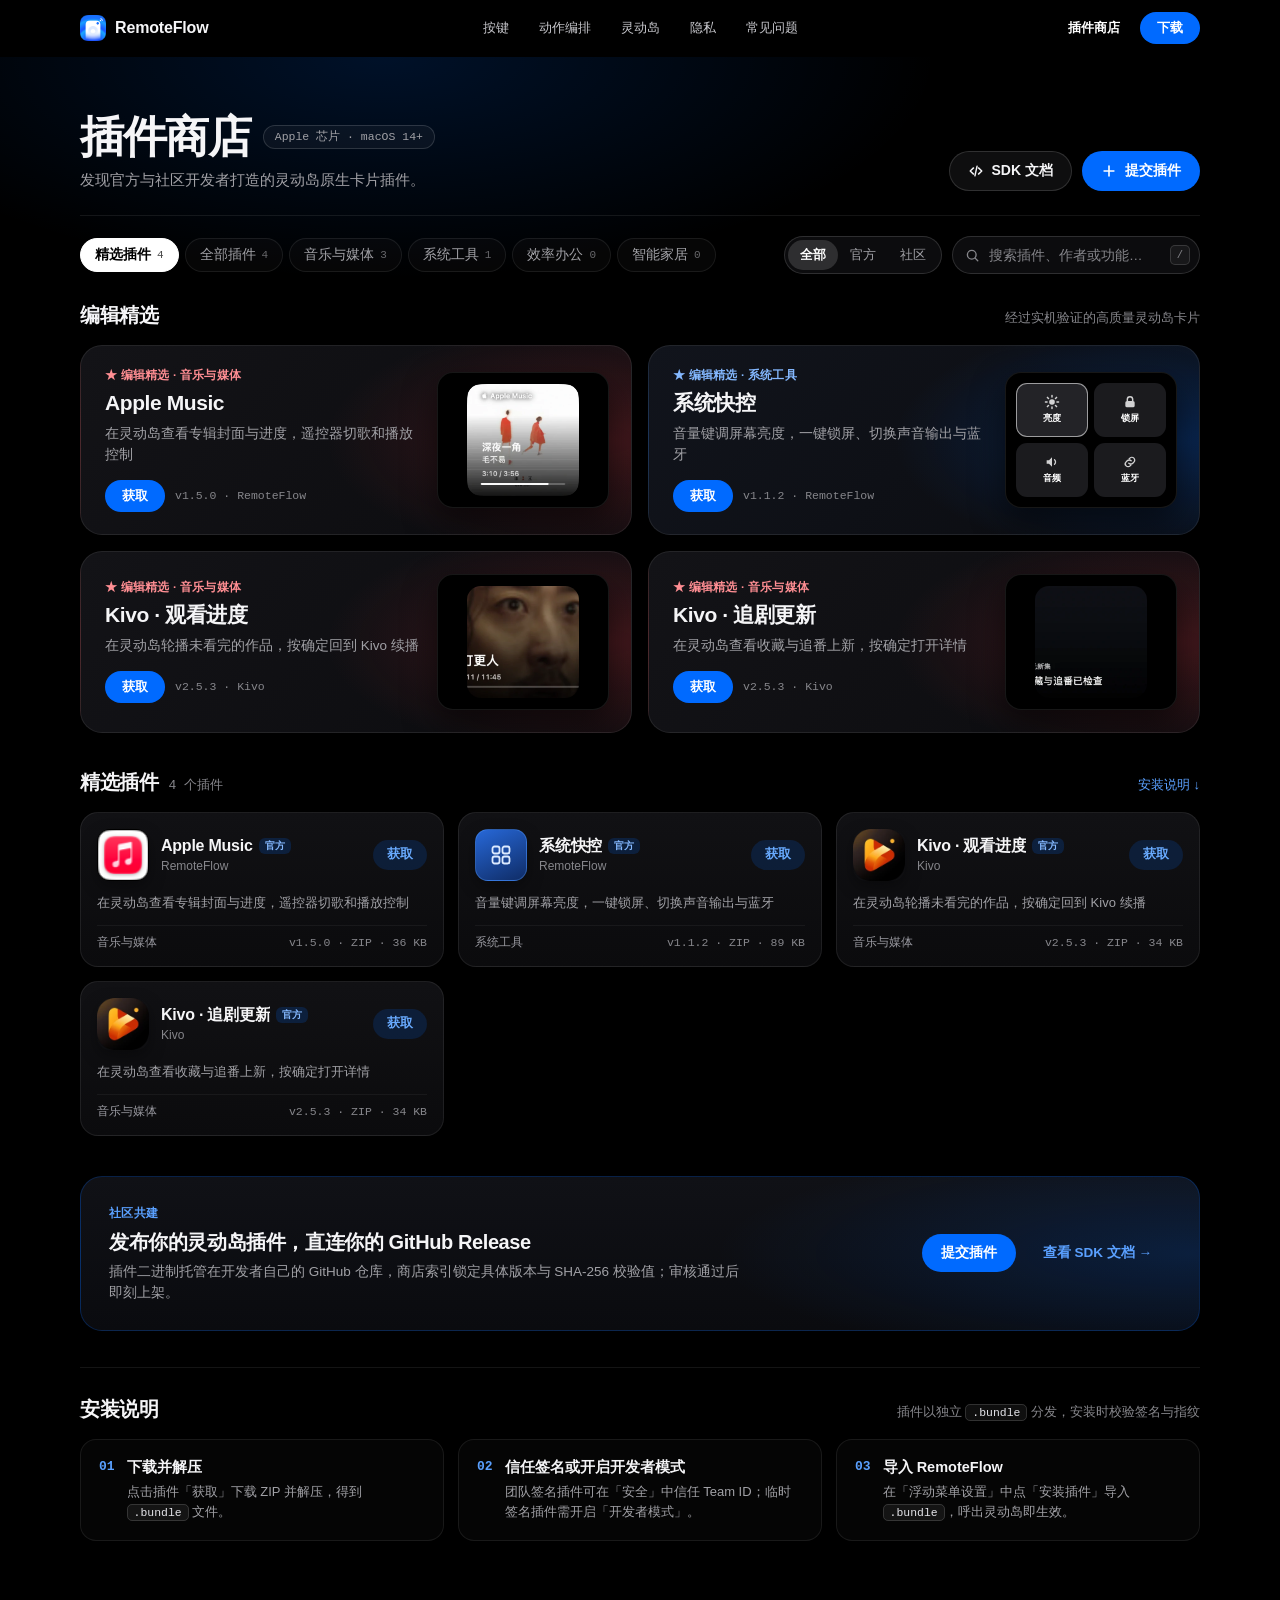
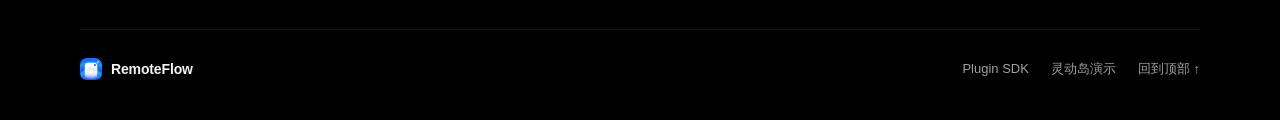
<file: docs/plugins.html>
<!doctype html>
<html lang="zh-CN">
<head>
  <meta charset="utf-8">
  <meta name="viewport" content="width=device-width, initial-scale=1">
  <meta name="theme-color" content="#000000">
  <meta name="description" content="RemoteFlow 社区插件商店：探索精选、官方与社区开发的灵动岛原生插件，支持搜索、分类筛选与开发者提交。">
  <title>插件商店 · RemoteFlow</title>
  <link rel="icon" href="assets/app-icon.png" type="image/png">
  <script>document.documentElement.classList.add('js')</script>
  <link rel="stylesheet" href="styles.css">
  <link rel="stylesheet" href="plugins.css?v=5">
  <script src="plugins-registry-data.js" defer></script>
  <script src="plugins.js" defer></script>
  <script src="release-downloads.js" defer></script>
</head>
<body class="store-page" id="top">
  <a class="skip-link" href="#main">跳到正文</a>

  <header class="nav store-nav" data-header>
    <div class="nav-inner">
      <a class="wordmark" href="index.html"><img src="assets/app-icon.png" alt="" width="26" height="26">RemoteFlow</a>
      <nav aria-label="主导航">
        <a href="index.html#keys">按键</a>
        <a href="index.html#demo">动作编排</a>
        <a href="index.html#island">灵动岛</a>
        <a href="index.html#privacy">隐私</a>
        <a href="index.html#faq">常见问题</a>
      </nav>
      <div class="nav-actions">
        <a class="nav-store-link" href="plugins.html" aria-current="page">插件商店</a>
        <a class="btn btn-small btn-primary" href="https://github.com/kailous/RemoteFlow-downloads/releases/download/v1.6/RemoteFlow-1.6-macos-arm64.zip" data-release-artifact="app" aria-label="下载 RemoteFlow 1.6 Mac 版">下载</a>
      </div>
    </div>
  </header>

  <main class="store-main" id="main">
    <div class="wrap">
      <!-- ============ COMPACT APP-STORE TOP HEADER ============ -->
      <header class="store-topbar">
        <div class="store-topbar-title">
          <div class="store-title-line">
            <h1>插件商店</h1>
            <span class="store-env-pill">Apple 芯片 · macOS 14+</span>
          </div>
          <p>发现官方与社区开发者打造的灵动岛原生卡片插件。</p>
        </div>

        <div class="store-topbar-actions">
          <a class="btn btn-glass store-top-btn" href="sdk.html">
            <svg viewBox="0 0 18 18" aria-hidden="true"><path d="M6.2 5.5 2.5 9l3.7 3.5M11.8 5.5 15.5 9l-3.7 3.5M10.2 3.5 7.8 14.5" fill="none" stroke="currentColor" stroke-width="1.6" stroke-linecap="round" stroke-linejoin="round"/></svg>
            <span>SDK 文档</span>
          </a>
          <button type="button" class="btn btn-primary store-top-btn" id="open-submit-dialog" aria-haspopup="dialog">
            <svg viewBox="0 0 18 18" aria-hidden="true"><path d="M9 3.5v11M3.5 9h11" fill="none" stroke="currentColor" stroke-width="1.8" stroke-linecap="round"/></svg>
            <span>提交插件</span>
          </button>
        </div>
      </header>

      <!-- ============ SEARCH + CATEGORY / SOURCE FILTER BAR ============ -->
      <div class="store-controls-bar">
        <div class="store-cat-tabs" id="store-categories" role="tablist" aria-label="插件分类"></div>

        <div class="store-right-controls">
          <div class="store-source-seg" id="store-source-filter" role="group" aria-label="插件来源">
            <button type="button" data-source="all" aria-pressed="true">全部</button>
            <button type="button" data-source="official" aria-pressed="false">官方</button>
            <button type="button" data-source="community" aria-pressed="false">社区</button>
          </div>

          <search class="store-search" id="store-search-box">
            <label class="store-sr-only" for="store-search">搜索插件</label>
            <svg class="store-search-icon" viewBox="0 0 20 20" aria-hidden="true"><circle cx="9" cy="9" r="5.8" fill="none" stroke="currentColor" stroke-width="1.8"/><path d="M13.5 13.5L17 17" stroke="currentColor" stroke-width="1.8" stroke-linecap="round"/></svg>
            <input type="search" id="store-search" placeholder="搜索插件、作者或功能…" autocomplete="off" aria-controls="store-list">
            <kbd class="store-search-kbd" aria-hidden="true">/</kbd>
          </search>
        </div>
      </div>

      <!-- ============ FEATURED SPOTLIGHT (仅在精选/全部且无搜索时展示紧凑推荐条) ============ -->
      <section class="store-featured-section" id="store-featured-section" aria-labelledby="featured-heading">
        <div class="store-row-head">
          <h2 id="featured-heading">编辑精选</h2>
          <span class="store-row-sub">经过实机验证的高质量灵动岛卡片</span>
        </div>
        <div class="featured-grid" id="store-featured-list"></div>
      </section>

      <!-- ============ COMPACT APP-STORE DIRECTORY GRID ============ -->
      <section class="store-directory" aria-labelledby="store-list-title">
        <div class="store-row-head">
          <div class="store-row-left">
            <h2 id="store-list-title">精选插件</h2>
            <span class="store-count-badge" id="store-count" role="status" aria-atomic="true">0 个插件</span>
          </div>
          <a class="store-inline-link" href="#install">安装说明 ↓</a>
        </div>

        <ul class="app-grid" id="store-list"></ul>

        <div class="store-empty" id="store-empty" hidden>
          <div class="store-empty-icon" aria-hidden="true">
            <svg viewBox="0 0 24 24"><circle cx="11" cy="11" r="7" fill="none" stroke="currentColor" stroke-width="1.7"/><path d="M16.5 16.5L21 21" stroke="currentColor" stroke-width="1.7" stroke-linecap="round"/></svg>
          </div>
          <h3 id="store-empty-title">暂无匹配的插件</h3>
          <p id="store-empty-desc">试试切换其他分类，或者用 Plugin SDK 提交该分类的第一个社区插件。</p>
          <div class="store-empty-actions">
            <button type="button" class="btn btn-glass store-small-btn" id="store-reset">查看全部插件</button>
            <button type="button" class="btn btn-primary store-small-btn" id="store-empty-submit">提交新插件</button>
          </div>
        </div>
      </section>

      <!-- ============ COMMUNITY DEVELOPER CTA STRIP ============ -->
      <section class="store-submit-strip" aria-labelledby="community-cta-title">
        <div class="submit-strip-copy">
          <span class="submit-strip-tag">社区共建</span>
          <h2 id="community-cta-title">发布你的灵动岛插件，直连你的 GitHub Release</h2>
          <p>插件二进制托管在开发者自己的 GitHub 仓库，商店索引锁定具体版本与 SHA-256 校验值；审核通过后即刻上架。</p>
        </div>
        <div class="submit-strip-actions">
          <button type="button" class="btn btn-primary store-small-btn" id="strip-submit-btn">提交插件</button>
          <a class="btn btn-ghost store-small-btn" href="sdk.html">查看 SDK 文档 →</a>
        </div>
      </section>

      <!-- ============ COMPACT INSTALL GUIDE ============ -->
      <section class="store-install-compact" id="install" aria-labelledby="install-title">
        <div class="store-row-head">
          <h2 id="install-title">安装说明</h2>
          <span class="store-row-sub">插件以独立 <code>.bundle</code> 分发，安装时校验签名与指纹</span>
        </div>
        <ol class="install-steps-compact">
          <li>
            <span class="is-num">01</span>
            <div><strong>下载并解压</strong><p>点击插件「获取」下载 ZIP 并解压，得到 <code>.bundle</code> 文件。</p></div>
          </li>
          <li>
            <span class="is-num">02</span>
            <div><strong>信任签名或开启开发者模式</strong><p>团队签名插件可在「安全」中信任 Team ID；临时签名插件需开启「开发者模式」。</p></div>
          </li>
          <li>
            <span class="is-num">03</span>
            <div><strong>导入 RemoteFlow</strong><p>在「浮动菜单设置」中点「安装插件」导入 <code>.bundle</code>，呼出灵动岛即生效。</p></div>
          </li>
        </ol>
      </section>
    </div>
  </main>

  <footer class="footer wrap">
    <a class="wordmark" href="index.html"><img src="assets/app-icon.png" alt="" width="22" height="22" loading="lazy">RemoteFlow</a>
    <div class="store-footer-links">
      <a href="sdk.html">Plugin SDK</a>
      <a href="index.html#island">灵动岛演示</a>
      <a href="#top">回到顶部 ↑</a>
    </div>
  </footer>

  <!-- ============ DYNAMIC PLUGIN DETAIL DIALOG ============ -->
  <dialog class="dialog store-detail" id="plugin-detail-dialog" aria-labelledby="detail-title">
    <form method="dialog"><button class="dialog-close" aria-label="关闭详情" autofocus>×</button></form>
    <div class="store-detail-content" id="detail-content"></div>
  </dialog>

  <!-- ============ DEVELOPER SUBMIT PLUGIN DIALOG ============ -->
  <dialog class="dialog submit-dialog" id="submit-plugin-dialog" aria-labelledby="submit-title">
    <form method="dialog"><button class="dialog-close" aria-label="关闭" autofocus>×</button></form>
    <div class="submit-dialog-body">
      <p class="kicker">开发者提交</p>
      <h2 id="submit-title">将你的插件上架到插件商店</h2>
      <p class="submit-lead">采用「仓库直连 + 哈希锁定」模式：二进制由你的 GitHub Release 托管，商店索引记录版本、下载链接与 SHA-256 校验值。</p>

      <ol class="submit-flow">
        <li>
          <strong>1. 按 SDK 打包并发布 Release</strong>
          <p>使用 <a href="sdk.html">Plugin SDK</a> 编译 <code>.bundle</code>，签名后打包为 ZIP 上传至你的 GitHub 仓库 Release，并生成 <code>shasum -a 256</code>。</p>
        </li>
        <li>
          <strong>2. 准备插件清单条目（JSON）</strong>
          <div class="submit-code-wrap">
            <pre><code id="submit-json-template">{
  "id": "com.yourname.my-plugin",
  "name": "你的插件名称",
  "tagline": "一句话介绍核心功能",
  "category": "productivity",
  "author": "你的名称",
  "repoUrl": "https://github.com/you/my-plugin",
  "version": "1.0.0",
  "downloadUrl": "https://github.com/you/my-plugin/releases/download/v1.0.0/MyPlugin-1.0.0-macos-arm64.zip",
  "sha256": "&lt;ZIP 的 SHA-256&gt;",
  "signing": { "type": "developer-id", "teamId": "YOURTEAMID" }
}</code></pre>
            <button type="button" class="submit-copy-btn" id="copy-submit-json">复制模板</button>
          </div>
        </li>
        <li>
          <strong>3. 提交审核</strong>
          <p>通过 GitHub Issue 或 Pull Request 提交上述条目；审核通过并核对 SHA-256 后自动收录上线，高质量插件将入选「精选插件」。</p>
        </li>
      </ol>

      <div class="submit-dialog-actions">
        <a class="btn btn-primary" id="submit-github-link" href="https://github.com/kailous/RemoteFlow-downloads/issues/new?title=%5B%E6%8F%92%E4%BB%B6%E6%8F%90%E4%BA%A4%5D%20" target="_blank" rel="noopener">前往 GitHub 提交插件 ↗</a>
        <a class="btn btn-glass" href="sdk.html">阅读 Plugin SDK</a>
      </div>
    </div>
  </dialog>
</body>
</html>
</file>
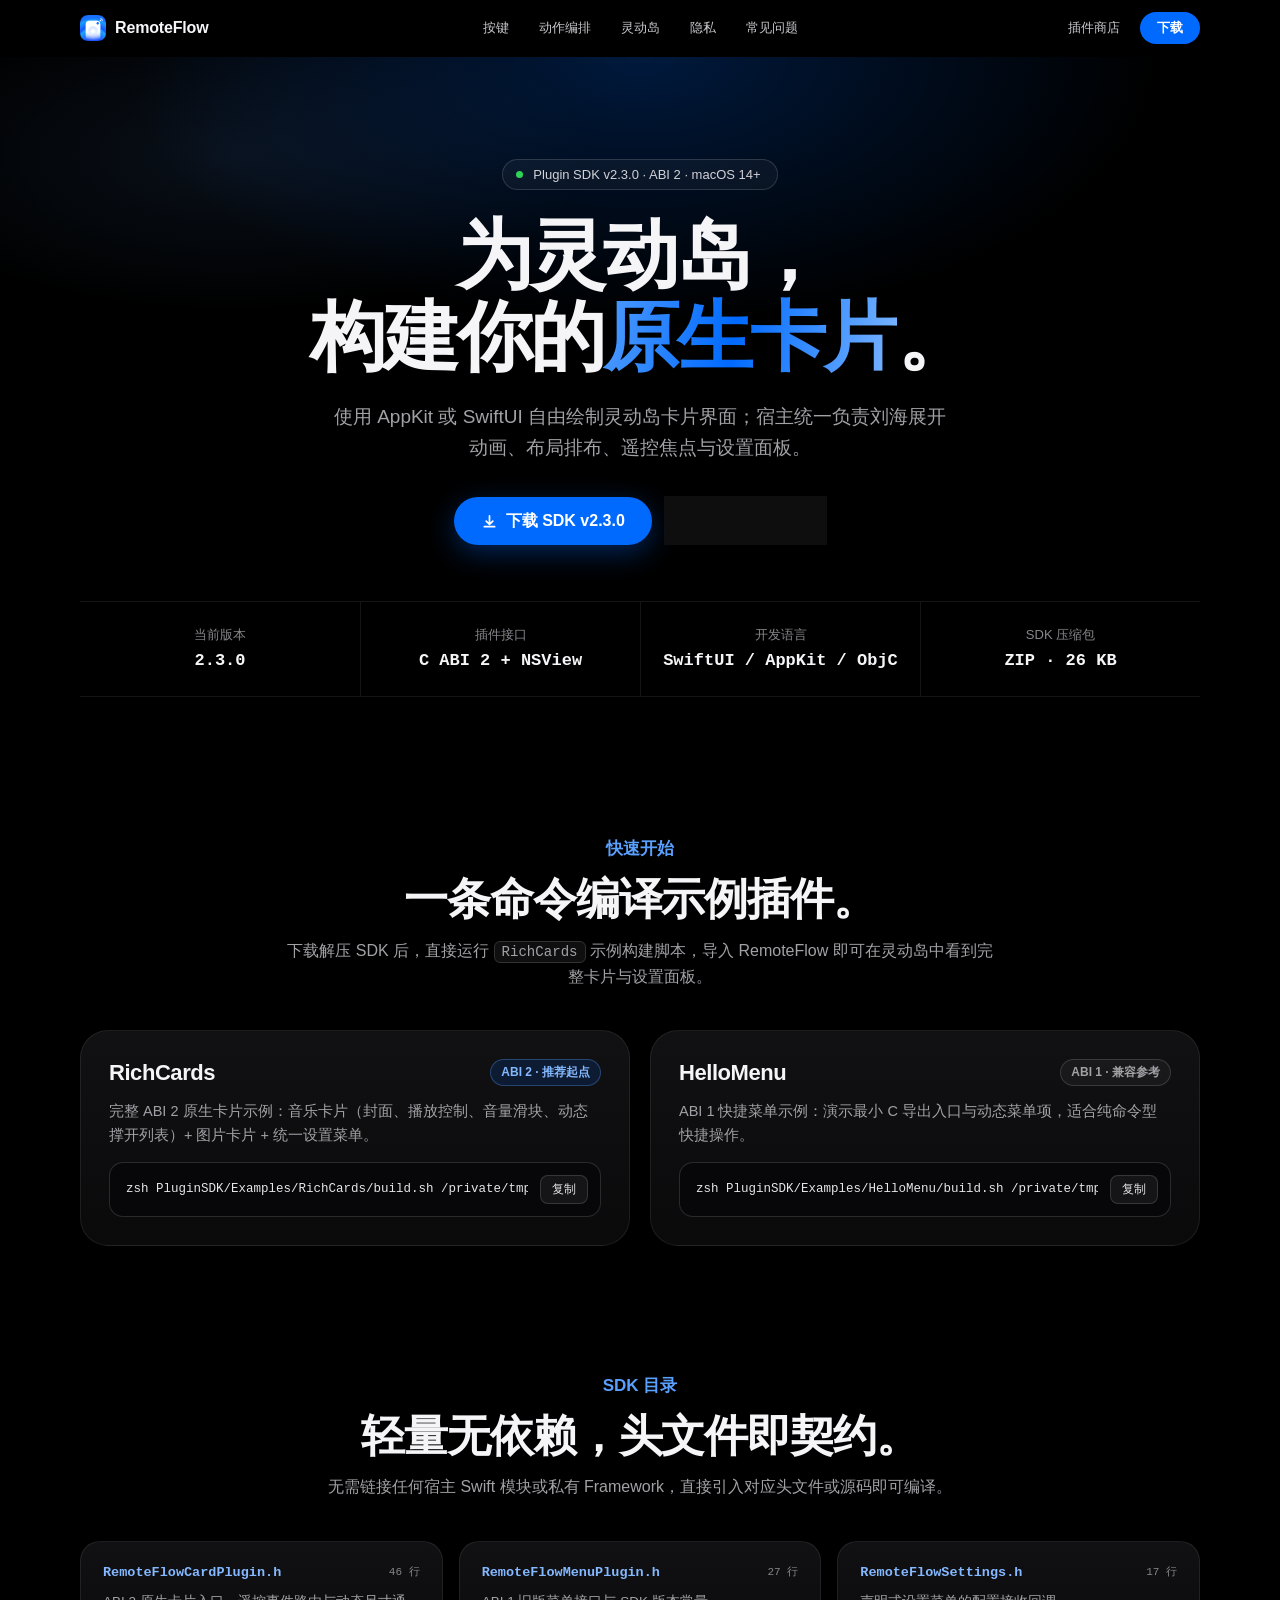
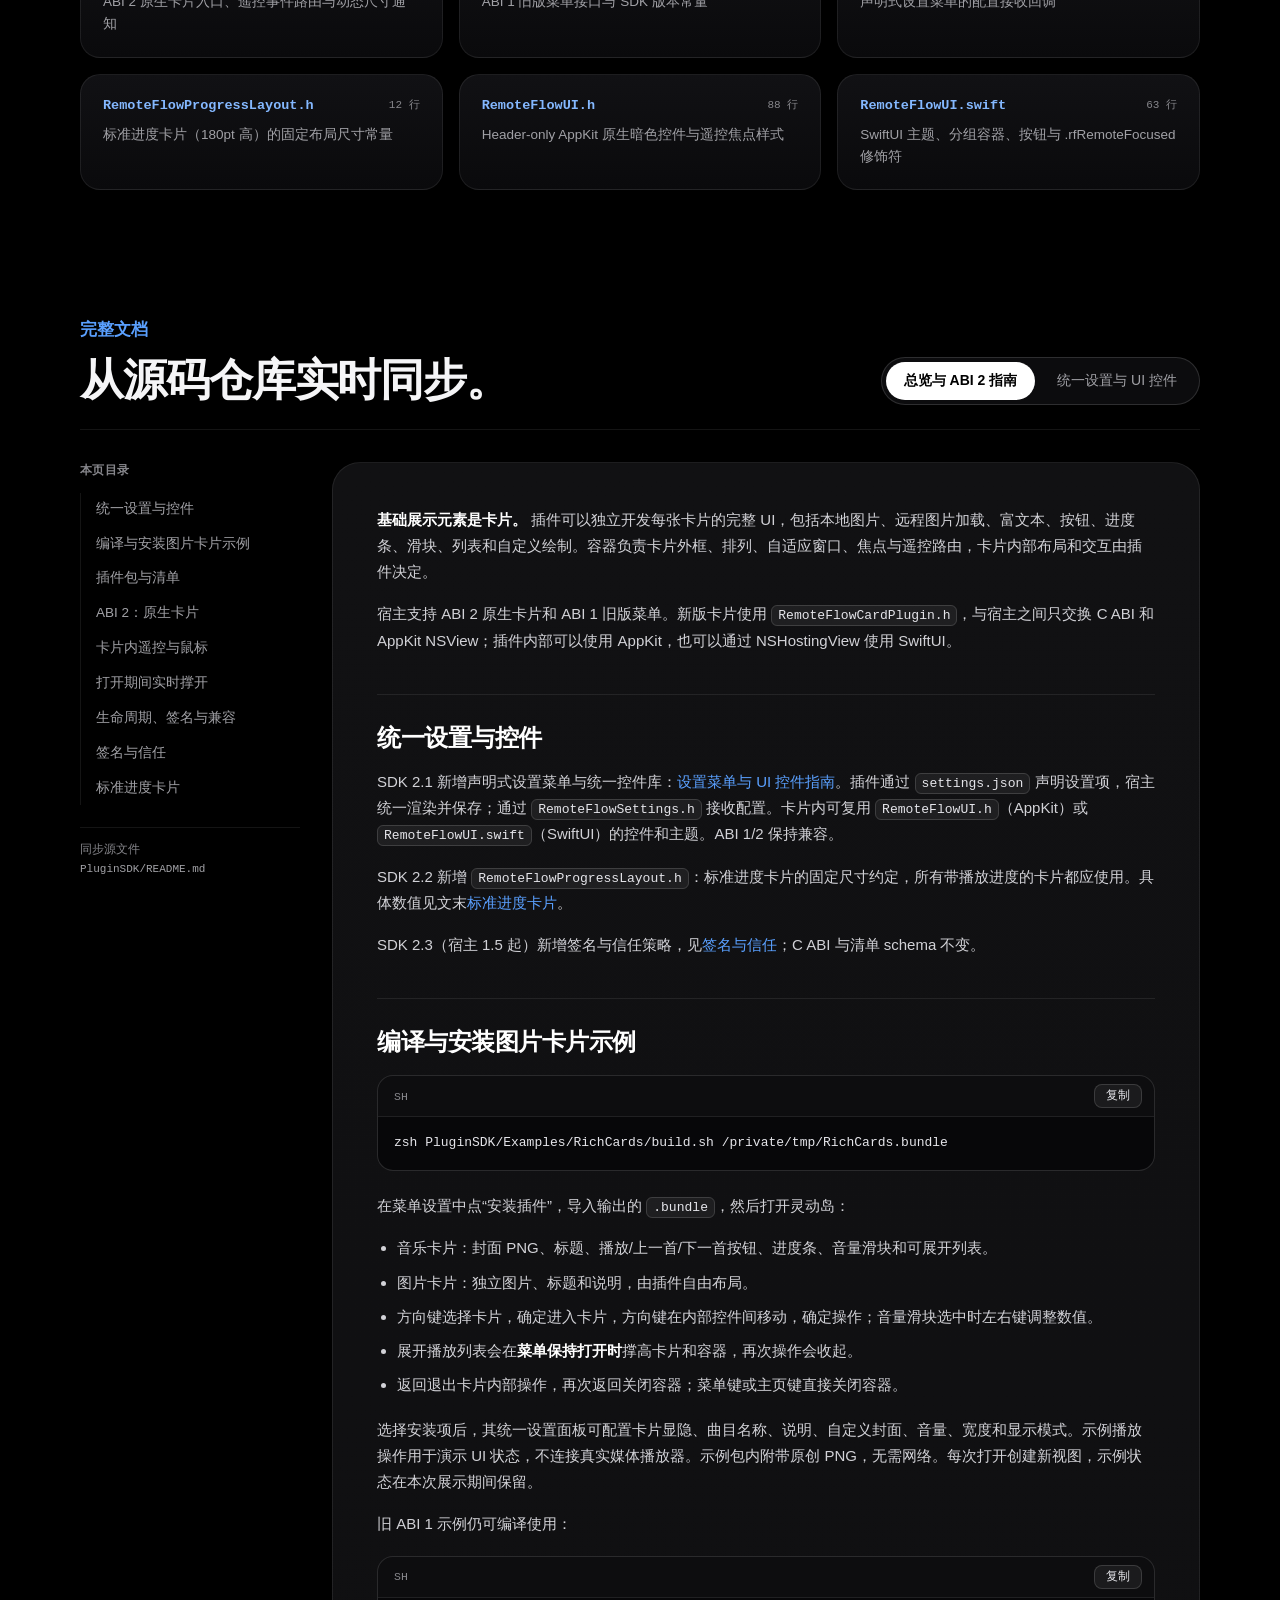
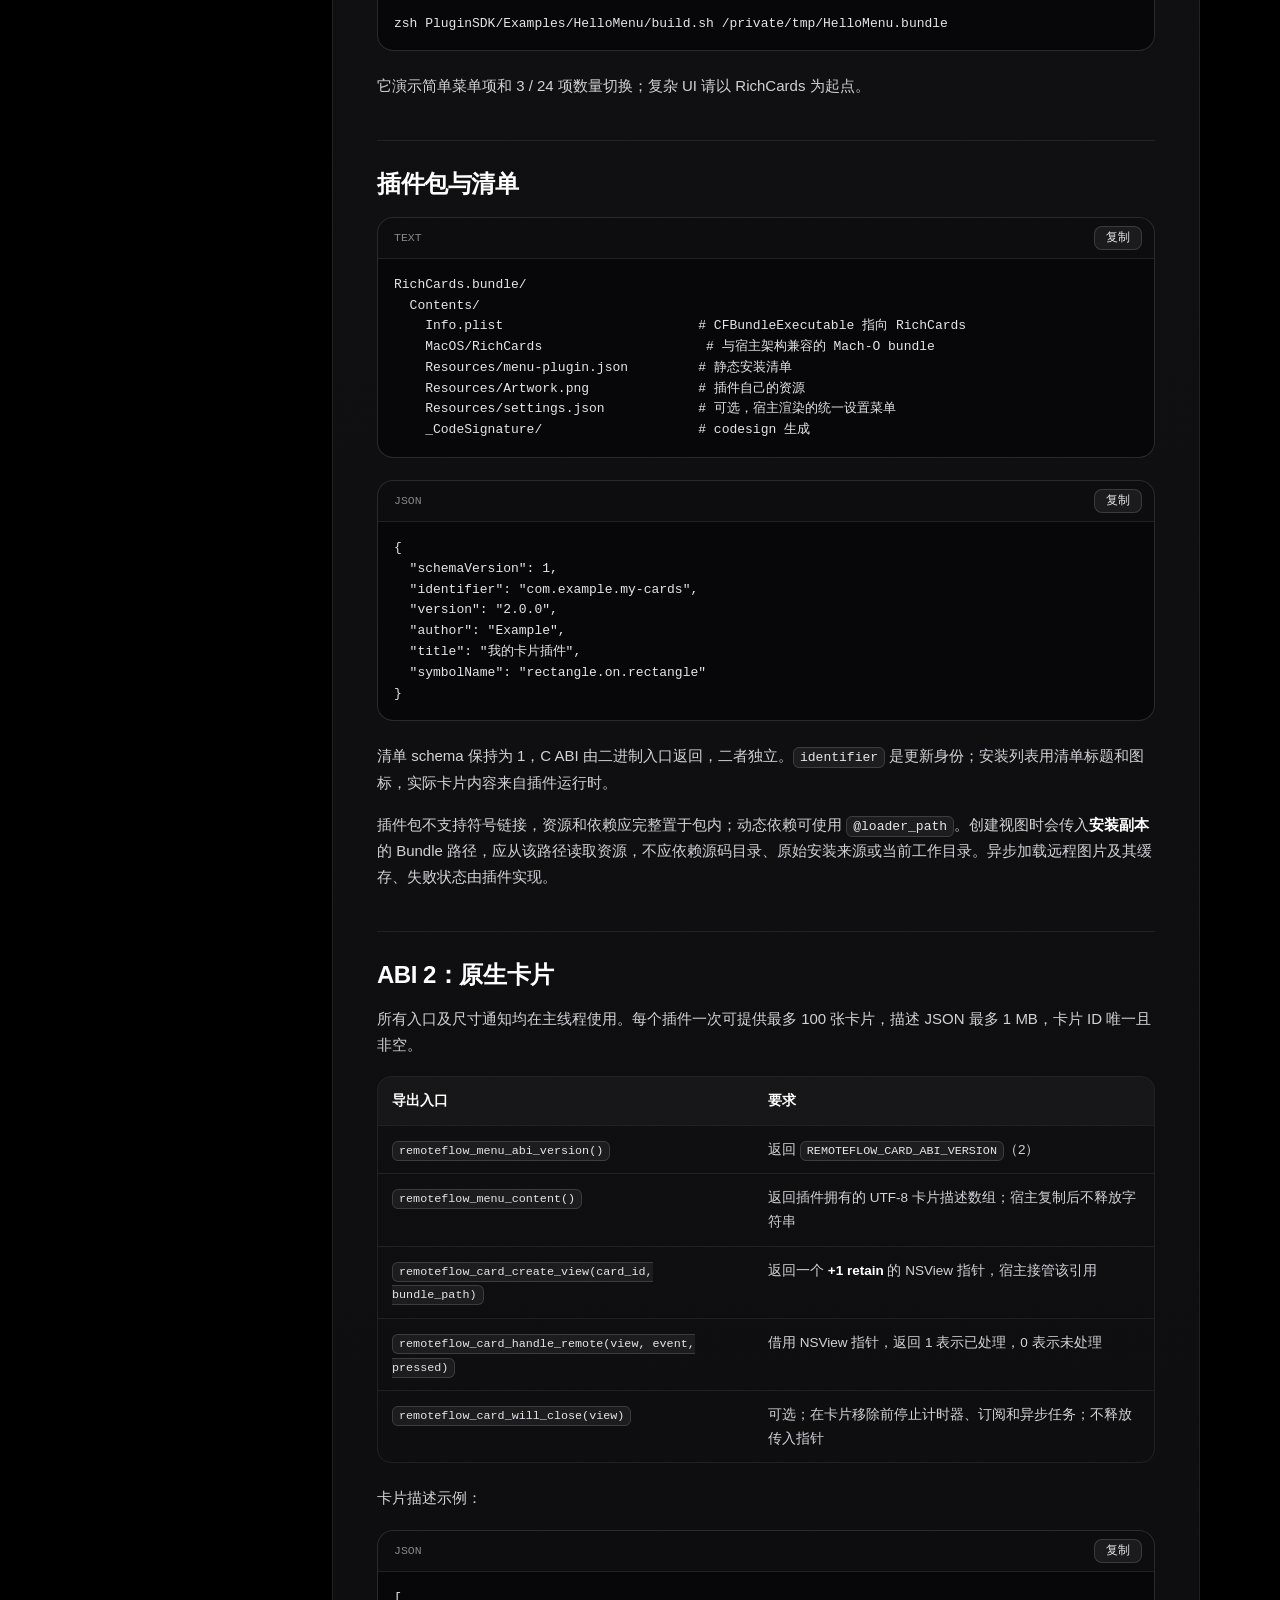
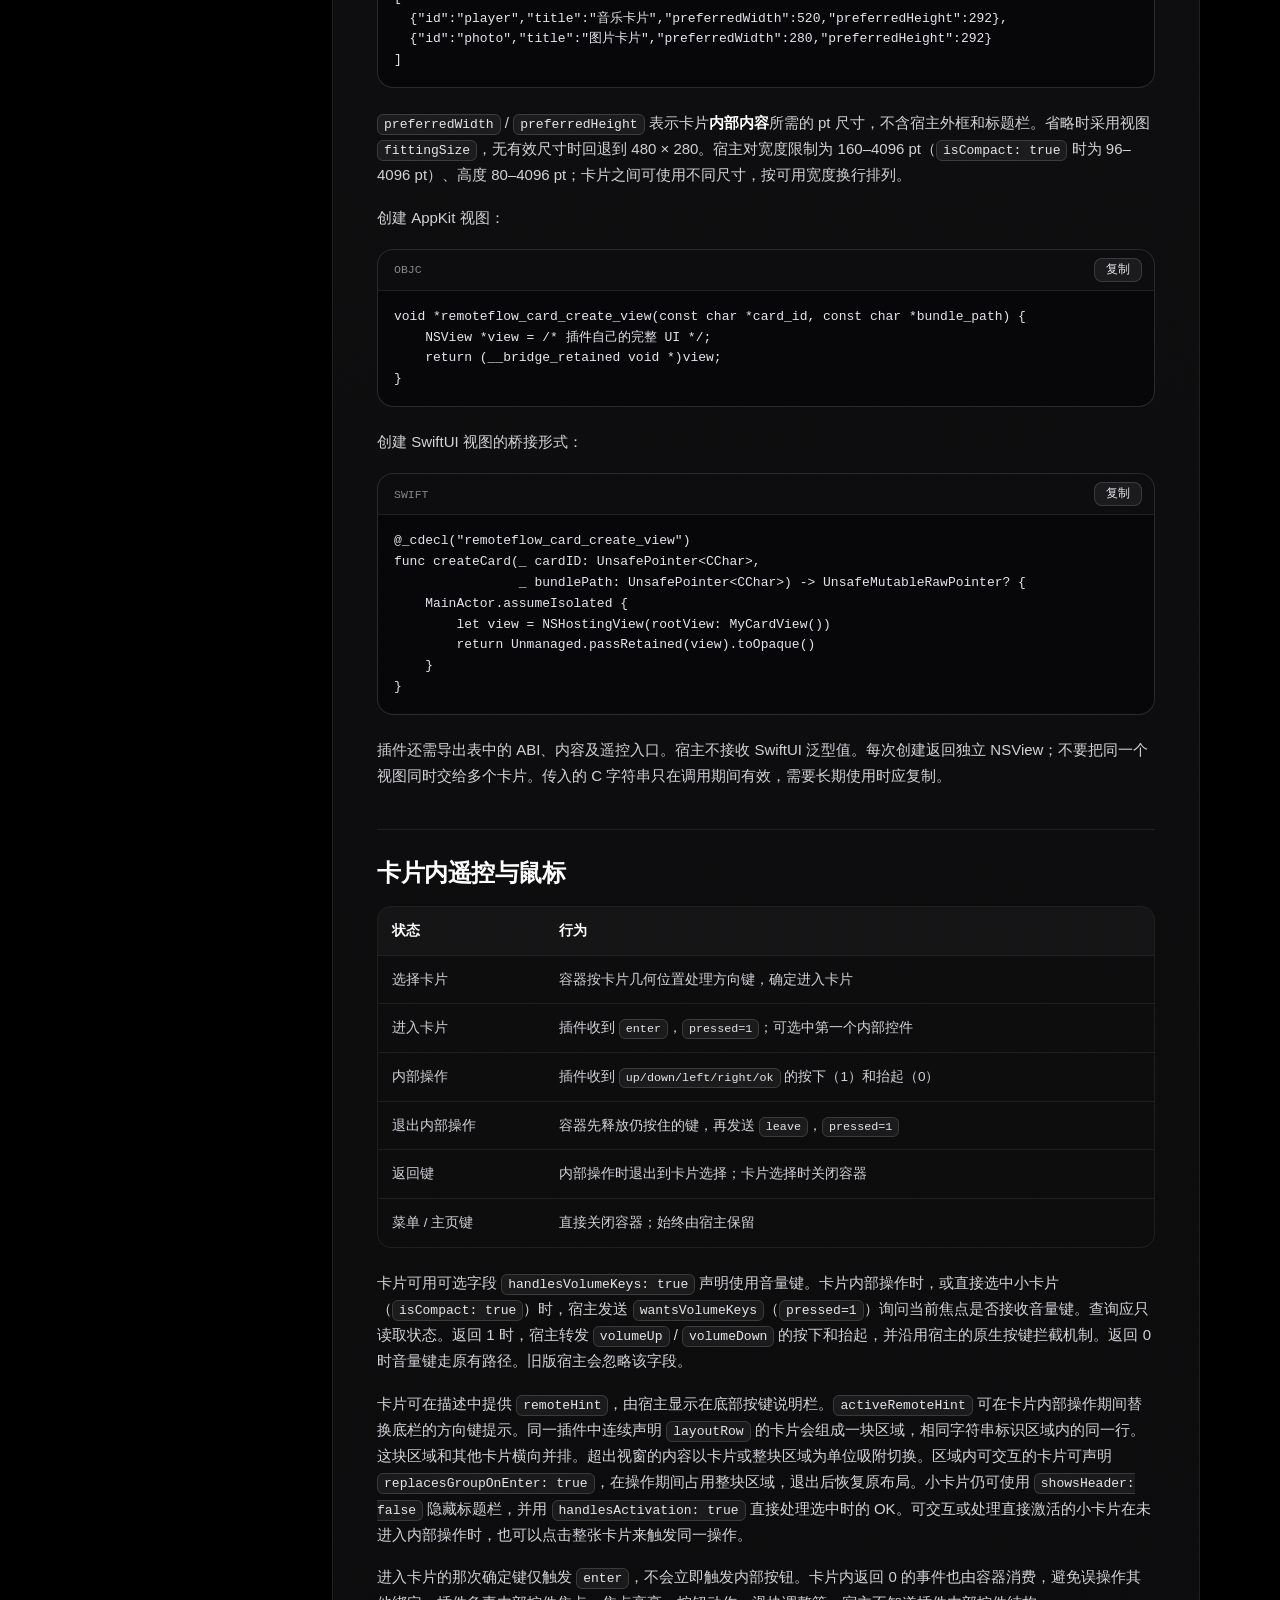
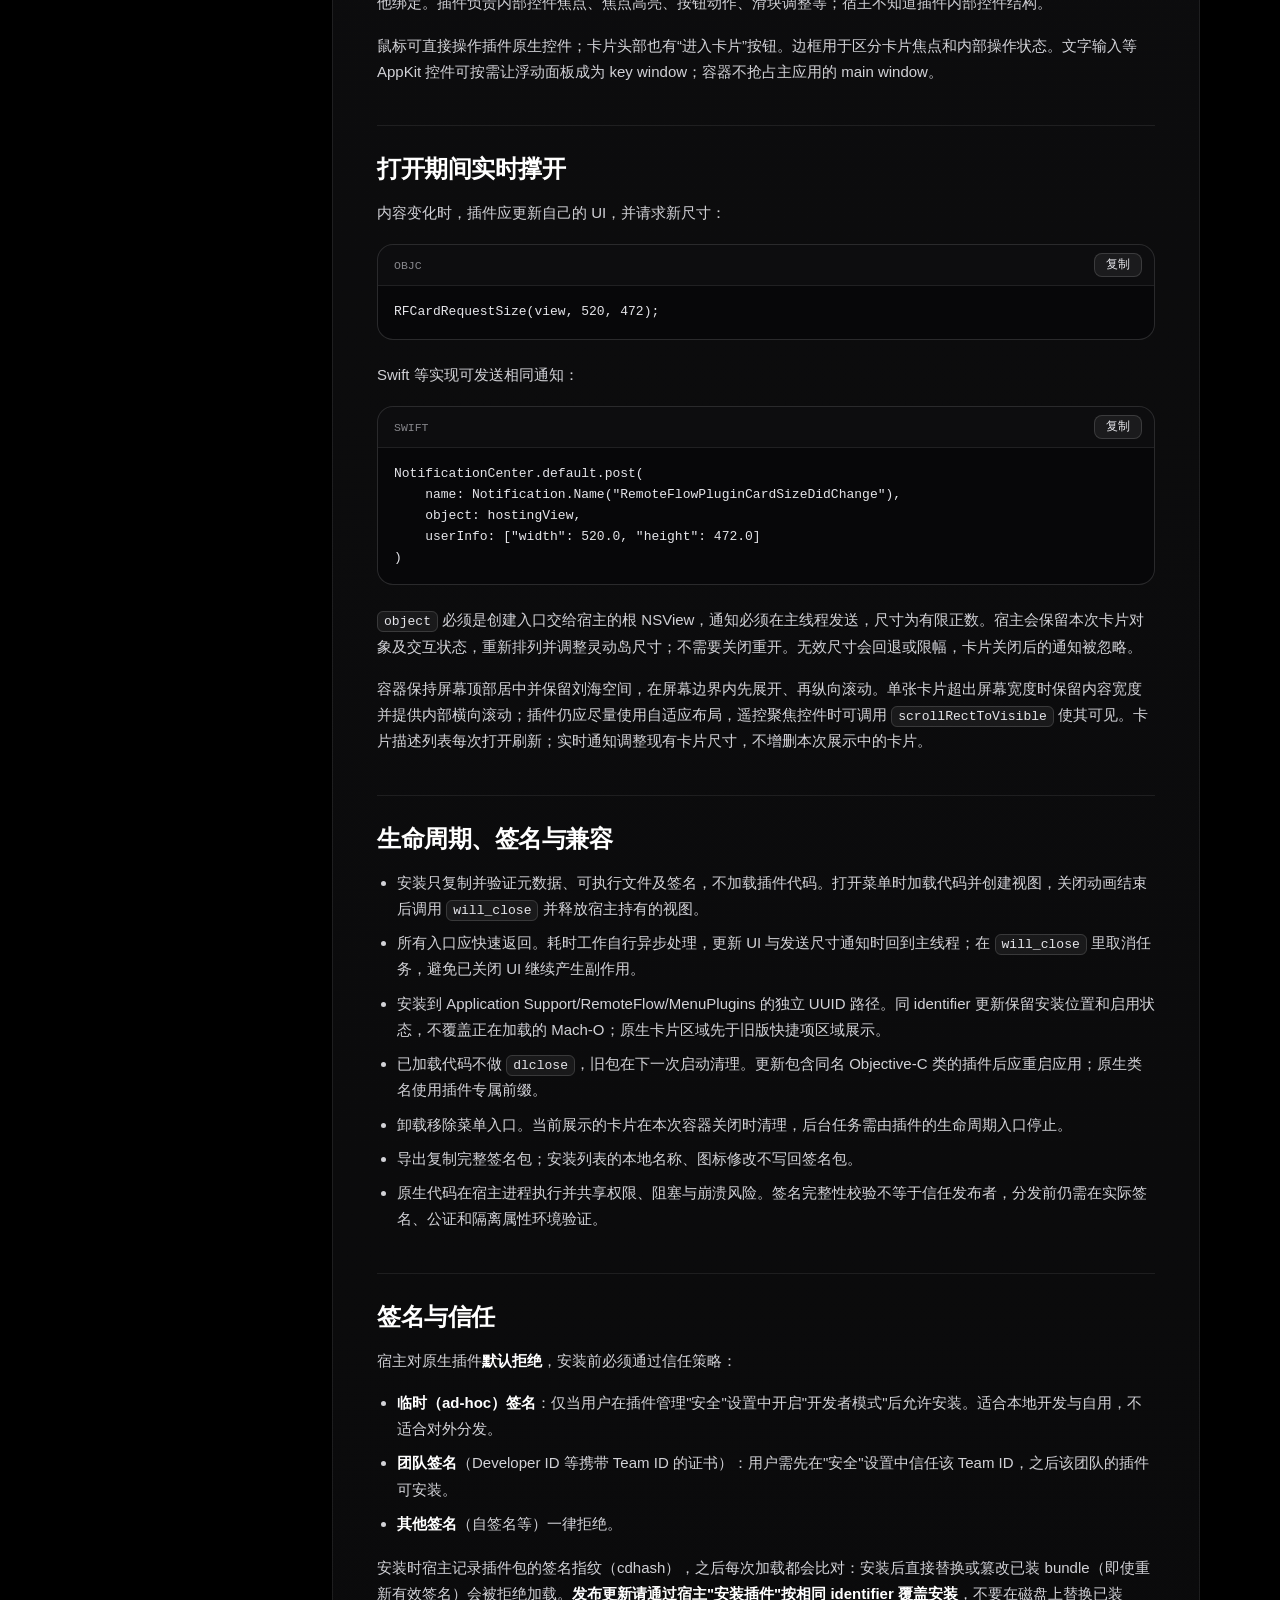
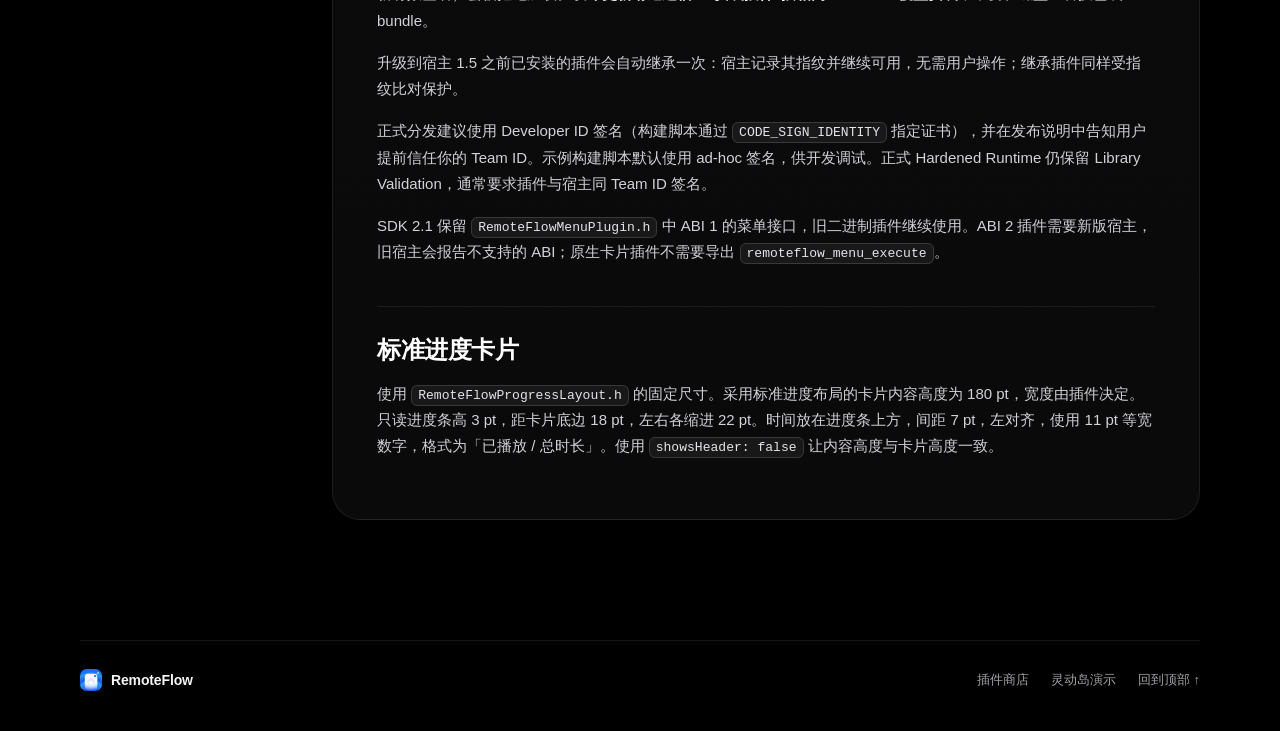
<file: docs/sdk.html>
<!doctype html>
<html lang="zh-CN">
<head>
  <meta charset="utf-8">
  <meta name="viewport" content="width=device-width, initial-scale=1">
  <meta name="theme-color" content="#000000">
  <meta name="description" content="RemoteFlow 卡片插件 SDK：下载原生 C ABI + SwiftUI/AppKit SDK，查阅完整接口文档、统一设置指南与示例代码。">
  <title>Plugin SDK · RemoteFlow</title>
  <link rel="icon" href="assets/app-icon.png" type="image/png">
  <script>document.documentElement.classList.add('js')</script>
  <link rel="stylesheet" href="styles.css">
  <link rel="stylesheet" href="sdk.css?v=1">
  <script src="release-downloads.js" defer></script>
  <script src="sdk-docs-data.js" defer></script>
  <script src="sdk.js" defer></script>
</head>
<body class="sdk-page" id="top">
  <a class="skip-link" href="#main">跳到正文</a>

  <header class="nav sdk-nav" data-header>
    <div class="nav-inner">
      <a class="wordmark" href="index.html"><img src="assets/app-icon.png" alt="" width="26" height="26">RemoteFlow</a>
      <nav aria-label="主导航">
        <a href="index.html#keys">按键</a>
        <a href="index.html#demo">动作编排</a>
        <a href="index.html#island">灵动岛</a>
        <a href="index.html#privacy">隐私</a>
        <a href="index.html#faq">常见问题</a>
      </nav>
      <div class="nav-actions">
        <a class="nav-store-link" href="plugins.html">插件商店</a>
        <a class="btn btn-small btn-primary" href="https://github.com/kailous/RemoteFlow-downloads/releases/download/v1.6/RemoteFlow-1.6-macos-arm64.zip" data-release-artifact="app" aria-label="下载 RemoteFlow 1.6 Mac 版">下载</a>
      </div>
    </div>
  </header>

  <main class="sdk-main" id="main">
    <!-- ============ HERO ============ -->
    <section class="sdk-hero" aria-labelledby="sdk-title">
      <div class="wrap">
        <p class="eyebrow"><span class="live-dot" aria-hidden="true"></span><span>Plugin SDK v<span data-release-version="plugin-sdk">2.3.0</span> · ABI 2 · macOS 14+</span></p>
        <h1 id="sdk-title">为灵动岛，<br><span class="nowrap">构建你的<em>原生卡片</em>。</span></h1>
        <p class="sdk-hero-sub">使用 AppKit 或 SwiftUI 自由绘制灵动岛卡片界面；宿主统一负责刘海展开动画、布局排布、遥控焦点与设置面板。</p>

        <div class="sdk-hero-cta">
          <a class="btn btn-primary" href="downloads/RemoteFlow-PluginSDK-2.3.0.zip" data-release-artifact="plugin-sdk" download>
            <svg viewBox="0 0 18 18" width="17" height="17" aria-hidden="true"><path d="M9 3v8.5M5.5 8.5 9 12l3.5-3.5M3.5 14.5h11" fill="none" stroke="currentColor" stroke-width="1.8" stroke-linecap="round" stroke-linejoin="round"/></svg>
            <span>下载 SDK v<span data-release-version="plugin-sdk">2.3.0</span></span>
          </a>
          <a class="btn btn-glass" href="#sdk-docs">阅读开发文档 ↓</a>
        </div>

        <dl class="sdk-facts">
          <div><dt>当前版本</dt><dd data-release-version="plugin-sdk">2.3.0</dd></div>
          <div><dt>插件接口</dt><dd>C ABI 2 + NSView</dd></div>
          <div><dt>开发语言</dt><dd>SwiftUI / AppKit / ObjC</dd></div>
          <div><dt>SDK 压缩包</dt><dd data-release-size="plugin-sdk">ZIP · 26 KB</dd></div>
        </dl>
      </div>
    </section>

    <!-- ============ HIGHLIGHTS / QUICKSTART ============ -->
    <section class="sdk-section wrap" aria-labelledby="quickstart-title">
      <header class="sdk-section-head">
        <p class="kicker">快速开始</p>
        <h2 id="quickstart-title">一条命令编译示例插件。</h2>
        <p>下载解压 SDK 后，直接运行 <code>RichCards</code> 示例构建脚本，导入 RemoteFlow 即可在灵动岛中看到完整卡片与设置面板。</p>
      </header>

      <div class="sdk-quick-grid" id="sdk-examples">
        <article class="card sdk-example-card">
          <div class="sdk-ex-top">
            <h3>RichCards</h3>
            <span class="sdk-pill">ABI 2 · 推荐起点</span>
          </div>
          <p>完整 ABI 2 原生卡片示例：音乐卡片（封面、播放控制、音量滑块、动态撑开列表）+ 图片卡片 + 统一设置菜单。</p>
          <div class="sdk-cmd-box">
            <code>zsh PluginSDK/Examples/RichCards/build.sh /private/tmp/RichCards.bundle</code>
            <button type="button" class="sdk-copy-btn">复制</button>
          </div>
        </article>
        <article class="card sdk-example-card">
          <div class="sdk-ex-top">
            <h3>HelloMenu</h3>
            <span class="sdk-pill sdk-pill-muted">ABI 1 · 兼容参考</span>
          </div>
          <p>ABI 1 快捷菜单示例：演示最小 C 导出入口与动态菜单项，适合纯命令型快捷操作。</p>
          <div class="sdk-cmd-box">
            <code>zsh PluginSDK/Examples/HelloMenu/build.sh /private/tmp/HelloMenu.bundle</code>
            <button type="button" class="sdk-copy-btn">复制</button>
          </div>
        </article>
      </div>
    </section>

    <!-- ============ SDK FILES / HEADERS ============ -->
    <section class="sdk-section wrap" id="sdk-files" aria-labelledby="files-title">
      <header class="sdk-section-head">
        <p class="kicker">SDK 目录</p>
        <h2 id="files-title">轻量无依赖，头文件即契约。</h2>
        <p>无需链接任何宿主 Swift 模块或私有 Framework，直接引入对应头文件或源码即可编译。</p>
      </header>
      <ul class="sdk-file-grid" id="sdk-header-list"></ul>
    </section>

    <!-- ============ FULL SYNCED DOCUMENTATION ============ -->
    <section class="sdk-docs-section wrap" id="sdk-docs" aria-labelledby="docs-title">
      <header class="sdk-docs-bar">
        <div>
          <p class="kicker">完整文档</p>
          <h2 id="docs-title">从源码仓库实时同步。</h2>
        </div>
        <div class="sdk-doc-tabs" id="sdk-doc-tabs" role="tablist" aria-label="SDK 文档章节">
          <button type="button" role="tab" data-doc-tab="overview" aria-selected="true">总览与 ABI 2 指南</button>
          <button type="button" role="tab" data-doc-tab="settings" aria-selected="false">统一设置与 UI 控件</button>
        </div>
      </header>

      <div class="sdk-docs-layout">
        <aside class="sdk-toc" aria-label="文档目录">
          <p class="sdk-toc-title">本页目录</p>
          <nav id="sdk-toc-nav"></nav>
          <div class="sdk-toc-source">
            <span>同步源文件</span>
            <code id="sdk-doc-source">PluginSDK/README.md</code>
          </div>
        </aside>

        <article class="card sdk-prose" id="sdk-doc-body">
          <p class="sdk-loading">正在加载 SDK 文档…</p>
        </article>
      </div>
    </section>
  </main>

  <footer class="footer wrap">
    <a class="wordmark" href="index.html"><img src="assets/app-icon.png" alt="" width="22" height="22" loading="lazy">RemoteFlow</a>
    <div class="sdk-footer-links">
      <a href="plugins.html">插件商店</a>
      <a href="index.html#island">灵动岛演示</a>
      <a href="#top">回到顶部 ↑</a>
    </div>
  </footer>
</body>
</html>
</file>
<file: docs/styles.css>
/* ==========================================================================
   RemoteFlow 官网 · Apple 产品页风格 + SwiftUI 原生界面 1:1 还原
   ========================================================================== */
:root {
  color-scheme: dark;
  --bg: #000;
  --fg: #f5f5f7;
  --muted: #86868b;
  --muted-2: #a1a1a6;
  --accent: #006AFF;
  --accent-2: #3d8bff;
  --accent-hover: #0a5ee0;
  --accent-text: #5aa0ff;
  --glow: rgba(0, 106, 255, 0.35);
  --surface: #0c0c0e;
  --surface-2: #151517;
  --line: rgba(255, 255, 255, 0.08);
  --line-2: rgba(255, 255, 255, 0.14);
  --radius: 28px;
  --font: -apple-system, BlinkMacSystemFont, "SF Pro Display", "SF Pro Text", "PingFang SC", "Hiragino Sans GB", "Noto Sans CJK SC", "Microsoft YaHei", sans-serif;
  --mono: ui-monospace, "SF Mono", SFMono-Regular, Menlo, Consolas, monospace;
  --ease: cubic-bezier(0.22, 0.61, 0.36, 1);
  /* SwiftUI .spring(response: 0.38, dampingFraction: 0.86) */
  --spring: cubic-bezier(0.22, 1.04, 0.32, 1);
  --ease-collapse: cubic-bezier(0.4, 0, 0.2, 1);
  --dur: 220ms;
  font-family: var(--font);
  color: var(--fg);
  background: var(--bg);
  -webkit-font-smoothing: antialiased;
}
*, *::before, *::after { box-sizing: border-box; }
body, h1, h2, h3, p, figure, ol, ul, dl, dd { margin: 0; }
ol, ul { padding: 0; list-style: none; }
img { display: block; max-width: 100%; }
a { color: inherit; }
button, input, select { font: inherit; }
button { cursor: pointer; }
button:disabled { cursor: default; }
a, button { -webkit-tap-highlight-color: transparent; }
:focus-visible { outline: 2px solid var(--accent-2); outline-offset: 3px; }
[hidden] { display: none !important; }
[id] { scroll-margin-top: 72px; }
.nowrap { white-space: nowrap; }

.wrap { width: min(calc(100% - 48px), 1120px); margin-inline: auto; }
.wrap-wide { width: min(calc(100% - 48px), 1240px); margin-inline: auto; }
/* 1358pt 真实主窗口宽度 */
.wrap-app { width: min(calc(100% - 36px), 1358px); margin-inline: auto; }
.skip-link { position: fixed; top: 12px; left: 12px; z-index: 80; padding: 10px 16px; border-radius: 999px; background: var(--surface-2); transform: translateY(-200%); }
.skip-link:focus { transform: none; }

/* ---------- buttons ---------- */
.btn { display: inline-flex; align-items: center; justify-content: center; gap: 8px; min-height: 48px; padding: 0 26px; border: 1px solid transparent; border-radius: 999px; font-size: 16px; font-weight: 600; text-decoration: none; white-space: nowrap; transition: background-color var(--dur) var(--ease), border-color var(--dur) var(--ease), transform var(--dur) var(--ease), box-shadow var(--dur) var(--ease); }
.btn-primary { background: var(--accent); color: #fff; box-shadow: 0 8px 28px rgba(0, 106, 255, 0.35); }
.btn-primary:hover { background: var(--accent-hover); transform: translateY(-1px); box-shadow: 0 12px 36px rgba(0, 106, 255, 0.45); }
.btn-ghost { color: var(--accent-text); padding-inline: 14px; }
.btn-ghost:hover { color: #8dbcff; }
.btn-ghost span { transition: transform var(--dur) var(--ease); }
.btn-ghost:hover span { transform: translateX(3px); }
.btn-glass { border-color: var(--line-2); background: rgba(20, 20, 22, 0.7); color: var(--fg); backdrop-filter: blur(20px); }
.btn-glass:hover { background: rgba(40, 40, 44, 0.8); }
.btn-small { min-height: 32px; padding: 0 16px; font-size: 13px; box-shadow: none; }
.btn-small:hover { box-shadow: none; }
.btn-large { min-height: 56px; padding: 0 34px; font-size: 17px; }

/* ---------- nav ---------- */
.nav { position: sticky; top: 0; z-index: 60; border-bottom: 1px solid transparent; background: rgba(0, 0, 0, 0.55); backdrop-filter: saturate(1.8) blur(20px); -webkit-backdrop-filter: saturate(1.8) blur(20px); transition: border-color var(--dur) var(--ease), background-color var(--dur) var(--ease); }
.nav.scrolled { border-bottom-color: var(--line); background: rgba(10, 10, 12, 0.72); }
.nav-inner { display: grid; grid-template-columns: 1fr auto 1fr; align-items: center; gap: 20px; width: min(calc(100% - 48px), 1120px); height: 56px; margin-inline: auto; }
.wordmark { display: inline-flex; align-items: center; gap: 9px; width: fit-content; font-size: 16px; font-weight: 650; letter-spacing: -0.01em; text-decoration: none; }
.nav nav { display: flex; gap: 30px; }
.nav nav a { color: #c7c7cc; font-size: 13px; text-decoration: none; transition: color var(--dur) var(--ease); }
.nav nav a:hover { color: #fff; }
.nav .btn { justify-self: end; }
.nav-actions { display: flex; align-items: center; justify-self: end; gap: clamp(10px, 2vw, 20px); white-space: nowrap; }
.nav-store-link { padding-block: 8px; color: #c7c7cc; font-size: 13px; text-decoration: none; }
.nav-store-link:hover { color: #fff; }

/* ---------- section scaffolding ---------- */
.section { padding-block: 140px; }
.section-tight { padding-block: 100px; }
.section-head { max-width: 820px; margin-bottom: 64px; text-align: center; }
.kicker { margin-bottom: 14px; color: var(--accent-text); font-size: 17px; font-weight: 600; }
.section-head h2, .privacy h2, .faq-head h2 { font-size: clamp(36px, 5.4vw, 64px); font-weight: 700; line-height: 1.1; letter-spacing: -0.025em; text-wrap: balance; }
.section-head > p:last-child { max-width: 640px; margin: 22px auto 0; color: var(--muted); font-size: clamp(17px, 1.6vw, 21px); line-height: 1.6; }
.card { border: 1px solid var(--line); border-radius: var(--radius); background: linear-gradient(180deg, #111113, #0a0a0b); }

/* ---------- hero ---------- */
.hero { position: relative; isolation: isolate; padding-top: clamp(72px, 10vw, 120px); overflow: hidden; text-align: center; }
.hero::before { position: absolute; z-index: -2; inset: 0; content: ""; background: radial-gradient(ellipse 60% 50% at 50% 100%, rgba(0, 106, 255, 0.28), transparent 70%), radial-gradient(ellipse 40% 30% at 50% 0%, rgba(0, 106, 255, 0.10), transparent 70%); }
.eyebrow { display: inline-flex; align-items: center; gap: 10px; padding: 7px 16px 7px 13px; border: 1px solid var(--line-2); border-radius: 999px; background: rgba(255, 255, 255, 0.04); color: #d2d2d7; font-size: 13px; font-weight: 500; }
.live-dot { width: 7px; height: 7px; border-radius: 50%; background: #30d158; box-shadow: 0 0 0 0 rgba(48, 209, 88, 0.6); animation: live 2.4s var(--ease) infinite; }
@keyframes live { 0% { box-shadow: 0 0 0 0 rgba(48, 209, 88, 0.55); } 70%, 100% { box-shadow: 0 0 0 8px rgba(48, 209, 88, 0); } }
.hero h1 { margin-top: 28px; font-size: clamp(48px, 8vw, 104px); font-weight: 700; line-height: 1.04; letter-spacing: -0.035em; }
.hero h1 em { font-style: normal; background: linear-gradient(100deg, #4f9bff 0%, #006AFF 45%, #7cb6ff 100%); -webkit-background-clip: text; background-clip: text; color: transparent; }
.hero-sub { max-width: 620px; margin: 28px auto 0; color: var(--muted-2); font-size: clamp(17px, 1.7vw, 21px); line-height: 1.6; }
.hero-cta { display: flex; flex-wrap: wrap; align-items: center; justify-content: center; gap: 10px 14px; margin-top: 36px; }

.hero-stage { position: relative; height: clamp(440px, 52vw, 620px); margin-top: 56px; }
.hero-remote { position: absolute; left: 50%; bottom: 0; width: auto; height: 100%; transform: translateX(-50%); filter: drop-shadow(0 40px 80px rgba(0, 0, 0, 0.8)); -webkit-mask-image: linear-gradient(180deg, #000 70%, transparent 100%); mask-image: linear-gradient(180deg, #000 70%, transparent 100%); }
.hero-rings { position: absolute; left: 50%; top: 9%; width: 0; height: 0; }
.hero-rings i { position: absolute; left: 0; top: 0; width: 120px; height: 120px; border: 1px solid rgba(90, 160, 255, 0.45); border-radius: 50%; transform: translate(-50%, -50%) scale(0.6); opacity: 0; animation: ring 3.6s var(--ease) infinite; }
.hero-rings i:nth-child(2) { animation-delay: 1.2s; }
.hero-rings i:nth-child(3) { animation-delay: 2.4s; }
@keyframes ring { 0% { transform: translate(-50%, -50%) scale(0.6); opacity: 0; } 15% { opacity: 1; } 100% { transform: translate(-50%, -50%) scale(4.2); opacity: 0; } }

/* CSS 气泡（不烧进图片） */
.bubble { position: absolute; display: flex; align-items: center; gap: 12px; padding: 14px 18px 14px 14px; border: 1px solid rgba(255, 255, 255, 0.12); border-radius: 22px; background: rgba(28, 28, 32, 0.62); box-shadow: 0 24px 60px rgba(0, 0, 0, 0.5), inset 0 1px 0 rgba(255, 255, 255, 0.08); backdrop-filter: blur(24px) saturate(1.6); -webkit-backdrop-filter: blur(24px) saturate(1.6); text-align: left; animation: float 7s ease-in-out infinite; }
.bubble small { display: block; color: var(--muted-2); font-size: 12px; line-height: 1.3; }
.bubble strong { display: block; margin-top: 3px; font-size: 17px; font-weight: 600; letter-spacing: -0.01em; white-space: nowrap; }
.bubble-icon { display: grid; place-items: center; flex: none; width: 40px; height: 40px; border-radius: 12px; }
.bubble-icon svg { width: 20px; height: 20px; fill: none; stroke: #fff; stroke-width: 2; stroke-linecap: round; stroke-linejoin: round; }
.bubble-icon.mic { background: linear-gradient(160deg, #3d8bff, #0050d0); }
.bubble-icon.key { background: linear-gradient(160deg, #3a3a3e, #1f1f22); border: 1px solid var(--line-2); }
.wave { display: flex; align-items: center; gap: 3px; height: 22px; margin-left: 4px; }
.wave i { width: 3px; height: 30%; border-radius: 3px; background: var(--accent-text); animation: wave 1.1s ease-in-out infinite; }
.wave i:nth-child(2) { animation-delay: -0.9s; } .wave i:nth-child(3) { animation-delay: -0.6s; } .wave i:nth-child(4) { animation-delay: -0.3s; } .wave i:nth-child(5) { animation-delay: -0.75s; }
@keyframes wave { 50% { height: 100%; } }
@keyframes float { 50% { transform: translateY(-10px); } }
.bubble-voice { top: 8%; right: calc(50% + 150px); }
.bubble-key { top: 58%; right: calc(50% + 170px); animation-delay: -3s; }
.bubble-chain { top: 24%; left: calc(50% + 150px); display: block; width: 280px; padding: 16px 18px; animation-delay: -1.5s; }
.bubble-chain ol { display: grid; gap: 8px; margin-top: 12px; }
.bubble-chain li { display: grid; grid-template-columns: 22px auto 1fr; align-items: center; gap: 10px; font-size: 14px; font-weight: 600; }
.bubble-chain li b { display: grid; place-items: center; width: 22px; height: 22px; border: 1.5px solid var(--accent); border-radius: 50%; font-size: 11px; }
.bubble-chain li span { overflow: hidden; color: var(--muted-2); font-weight: 400; font-size: 13px; text-align: right; white-space: nowrap; text-overflow: ellipsis; }
.bubble-chain li.done b { border-color: #30d158; background: rgba(48, 209, 88, 0.14); color: #30d158; }
.bubble-chain li.running b { box-shadow: 0 0 0 4px rgba(0, 106, 255, 0.25); animation: pulse-b 1.6s ease-in-out infinite; }
@keyframes pulse-b { 50% { box-shadow: 0 0 0 7px rgba(0, 106, 255, 0.05); } }

/* ---------- stats ---------- */
.stats { position: relative; padding-block: 0; }
.stats dl { display: grid; grid-template-columns: repeat(4, 1fr); border-block: 1px solid var(--line); }
.stats dl > div { padding: 36px 12px; text-align: center; }
.stats dl > div + div { border-left: 1px solid var(--line); }
.stats dt { color: var(--muted); font-size: 14px; }
.stats dd { margin-top: 8px; font-size: clamp(30px, 3.6vw, 44px); font-weight: 700; letter-spacing: -0.02em; line-height: 1.1; }
.stats dd span { margin-left: 4px; color: var(--muted-2); font-size: 0.45em; font-weight: 600; letter-spacing: 0; }

/* ---------- keys ---------- */
#keys { padding-block: 84px; }
#keys .section-head { margin-bottom: 28px; }
.keys-figure { position: relative; }
.keys-photo {
  position: relative;
  padding: clamp(14px, 2.4vw, 28px) clamp(12px, 2vw, 24px) 0;
  border-radius: var(--radius) var(--radius) 0 0;
  background: radial-gradient(ellipse 60% 78% at 50% 58%, rgba(0, 106, 255, 0.2), transparent 72%);
  overflow: hidden;
}
.keys-photo img {
  width: min(100%, 920px);
  height: auto;
  margin-inline: auto;
  filter: drop-shadow(0 30px 50px rgba(0, 0, 0, 0.7));
  -webkit-mask-image: linear-gradient(90deg, #000 0%, #000 72%, rgba(0, 0, 0, 0.55) 86%, transparent 100%);
  mask-image: linear-gradient(90deg, #000 0%, #000 72%, rgba(0, 0, 0, 0.55) 86%, transparent 100%);
}
.keys-legend { display: grid; grid-template-columns: repeat(5, 1fr); border-top: 1px solid var(--line); }
.keys-legend li { display: grid; gap: 6px; padding: 28px 20px 0; }
.keys-legend li + li { border-left: 1px solid var(--line); }
.keys-legend b { font-size: 17px; font-weight: 650; }
.keys-legend span { color: var(--muted); font-size: 14px; line-height: 1.55; }

/* ---------- steps ---------- */
.steps { display: grid; grid-template-columns: repeat(3, 1fr); gap: 20px; }
.step { position: relative; padding: 40px 34px 38px; overflow: hidden; }
.step::after { position: absolute; top: -60px; right: -60px; width: 180px; height: 180px; border-radius: 50%; background: radial-gradient(circle, rgba(0, 106, 255, 0.18), transparent 70%); content: ""; }
.step-no { display: block; background: linear-gradient(180deg, #fff, #555); -webkit-background-clip: text; background-clip: text; color: transparent; font-size: 64px; font-weight: 700; line-height: 1; letter-spacing: -0.04em; }
.step h3 { margin-top: 40px; font-size: 24px; font-weight: 650; letter-spacing: -0.01em; }
.step p { margin-top: 12px; color: var(--muted); font-size: 16px; line-height: 1.65; }

/* ==========================================================================
   DEMO WINDOW · 严格对齐 SwiftUI / Figma (DesignTokens + RootView)
   Window: 1358pt · Sidebar 200pt · Events 305pt · Automation 515pt · Inspector 278pt
   ========================================================================== */
.demo { position: relative; }
.demo::before { position: absolute; z-index: -1; inset: 12% 10% -4%; border-radius: 50%; background: radial-gradient(ellipse, rgba(0, 106, 255, 0.24), transparent 68%); filter: blur(44px); content: ""; }

.native-window {
  position: relative;
  border: 1px solid rgba(255, 255, 255, 0.14);
  border-radius: 14px;
  background: #000000;
  color: #ffffff;
  box-shadow: 0 44px 110px rgba(0, 0, 0, 0.78), 0 0 0 0.5px rgba(255, 255, 255, 0.08);
  overflow: hidden;
}

/* macOS traffic lights at top-left, header height 100pt aligned to bottom */
.traffic-lights {
  position: absolute;
  top: 14px;
  left: 16px;
  display: flex;
  gap: 8px;
  align-items: center;
  z-index: 2;
}
.traffic-lights i { display: block; width: 12px; height: 12px; border-radius: 50%; background: #ff5f57; }
.traffic-lights i:nth-child(2) { background: #febc2e; }
.traffic-lights i:nth-child(3) { background: #28c840; }

.native-header {
  display: flex;
  align-items: flex-end;
  justify-content: space-between;
  gap: 12px;
  height: 100px;
  padding: 0 15px 5px;
}
.native-brand { display: flex; align-items: center; gap: 10px; }
.native-brand img { width: 50px; height: 50px; border-radius: 11px; object-fit: contain; }
.native-title-line { display: flex; align-items: baseline; gap: 10px; line-height: 1.15; }
.native-title-line strong { font-size: 24px; font-weight: 800; letter-spacing: -0.02em; color: #fff; }
.native-title-line span { font-size: 24px; font-weight: 200; color: #808080; letter-spacing: -0.01em; }
.native-brand p { margin-top: 2px; color: #b3b3b3; font-size: 12px; font-weight: 400; line-height: 1.25; }

.native-toolbar { display: flex; align-items: center; gap: 0; }
.native-toolbar button,
.native-tool-link {
  display: grid;
  place-items: center;
  width: 50px;
  height: 50px;
  padding: 0;
  border: 0;
  border-radius: 14px;
  background: transparent;
  color: #fff;
  text-decoration: none;
  transition: background-color 150ms var(--ease);
}
.native-toolbar button:hover,
.native-tool-link:hover { background: rgba(255, 255, 255, 0.08); }
.native-toolbar button svg,
.native-tool-link svg { width: 22px; height: 22px; display: block; }
.native-connection {
  display: flex;
  align-items: center;
  height: 50px;
  border-radius: 20px;
  background: #1a1a1a;
  margin-right: 2px;
}
.native-connection button { border-radius: 20px; }
.native-conn-sep { width: 1px; height: 16px; background: #4d4d4d; flex: none; }

/* 4-column workspace: 200pt | (305pt + 515pt, clip 20pt) | 278pt, gap 15pt, padding 15pt */
.native-layout {
  display: grid;
  grid-template-columns: minmax(168px, 200fr) minmax(0, 820fr) minmax(220px, 278fr);
  column-gap: 15px;
  padding: 15px;
  min-height: 670px;
}
.native-center {
  display: grid;
  grid-template-columns: minmax(210px, 305fr) minmax(0, 515fr);
  min-width: 0;
  border-radius: 20px;
  overflow: hidden;
}

.native-scopes,
.native-events,
.native-automation,
.native-inspector {
  min-width: 0;
  display: flex;
  flex-direction: column;
  overflow: hidden;
}
.native-scopes { padding-block: 15px; background: #000000; }
.native-events { padding: 15px; background: #262626; }
.native-automation { padding: 15px 16px; background: #1a1a1a; }
.native-inspector { padding: 15px; background: #000000; }

.native-caption {
  display: flex;
  align-items: center;
  justify-content: space-between;
  margin-bottom: 10px;
}
.native-caption h2 { color: #b3b3b3; font-size: 12px; font-weight: 400; }
.native-caption span { color: #808080; font: 12px var(--mono); }

.native-heading {
  display: flex;
  align-items: flex-start;
  justify-content: space-between;
  gap: 10px;
  margin-bottom: 30px;
}
.native-heading-auto { margin-bottom: 40px; }
.native-heading-insp { margin-bottom: 30px; }
.native-heading > div { min-width: 0; }
.native-heading h2 { font-size: 24px; font-weight: 700; line-height: 1.15; letter-spacing: -0.02em; color: #fff; }
.native-heading p { margin-top: 5px; overflow: hidden; color: #ffffff; font-size: 14px; font-weight: 300; white-space: nowrap; text-overflow: ellipsis; }
.native-heading > span { color: #b3b3b3; font: 12px var(--mono); margin-top: 2px; }

.native-scroll {
  min-height: 0;
  max-height: 492px;
  overflow-y: auto;
  scrollbar-width: thin;
  scrollbar-color: rgba(255, 255, 255, 0.2) transparent;
}
.native-scopes .native-scroll,
.native-events .native-scroll {
  display: grid;
  align-content: start;
  gap: 10px;
}

.native-footer {
  display: flex;
  align-items: center;
  justify-content: space-between;
  gap: 10px;
  height: 26px;
  margin-top: auto;
  padding-top: 15px;
  box-sizing: content-box;
}

/* ScopeRow (height 62pt, radius 20pt, icon 42×42 radius 10pt) & EventRow (height 62pt, radius 15pt, icon 32×32 radius 10pt) */
.native-row {
  display: grid;
  grid-template-columns: auto minmax(0, 1fr) auto;
  align-items: center;
  gap: 8px;
  width: 100%;
  height: 62px;
  padding: 0 10px;
  border: 0;
  border-radius: 15px;
  background: transparent;
  color: #fff;
  text-align: left;
  transition: background-color 150ms var(--ease);
}
.native-scopes .native-row {
  grid-template-columns: auto minmax(0, 1fr);
  gap: 10px;
  border-radius: 20px;
}
.native-row:hover { background: #2a2a2a; }
.native-row[aria-pressed="true"] { background: #006AFF; }

.native-row-icon {
  display: grid;
  place-items: center;
  width: 32px;
  height: 32px;
  border-radius: 10px;
  background: #2a2a2a;
  color: #fff;
  overflow: hidden;
  flex: none;
}
.native-row[aria-pressed="true"] .native-row-icon { background: rgba(42, 42, 42, 0.88); }
.native-row-icon svg { width: 17px; height: 17px; display: block; }

.native-scopes .native-row-icon {
  width: 42px;
  height: 42px;
  border-radius: 10px;
  background: #2a2a2a;
}
.native-scopes .native-row-icon.app-tile {
  padding: 2px;
  background: #ffffff;
}
.native-scopes .native-row-icon.global-tile {
  background: #2a2a2a;
}
.native-scopes .native-row-icon.global-tile svg { width: 23px; height: 23px; }
.native-row-icon img { width: 100%; height: 100%; object-fit: contain; border-radius: 8px; }

.native-row strong,
.native-row small {
  display: block;
  overflow: hidden;
  white-space: nowrap;
  text-overflow: ellipsis;
}
.native-row strong { font-size: 16px; font-weight: 700; line-height: 1.2; letter-spacing: -0.01em; }
.native-row small { margin-top: 5px; color: #b3b3b3; font-size: 12px; font-weight: 300; line-height: 1.2; }
.native-row[aria-pressed="true"] small { color: #ffffff; }

.native-bolt { display: grid; place-items: center; width: 18px; height: 18px; color: #00FF80; }
.native-bolt[data-inactive="true"] { color: #4d4d4d; }
.native-bolt svg { width: 18px; height: 18px; display: block; }

/* DesignAddLabel (26×26 #006AFF radius 5 + 14pt text, spacing 10) */
.native-add,
.native-select-button {
  position: relative;
  display: inline-flex;
  align-items: center;
  gap: 10px;
  height: 26px;
  padding: 0;
  border: 0;
  background: transparent;
  color: #ffffff;
  font-size: 14px;
  font-weight: 400;
  white-space: nowrap;
}
.native-select-button b { font-weight: 400; }
.icon-add-box { width: 26px; height: 26px; flex: none; display: block; transition: filter 150ms var(--ease); }
.native-add:hover .icon-add-box,
.native-select-button:hover .icon-add-box { filter: brightness(1.12); }
.native-select-button select { position: absolute; inset: 0; width: 100%; opacity: 0; cursor: pointer; }
.native-select-button:focus-within { outline: 2px solid var(--accent-2); outline-offset: 3px; border-radius: 5px; }

.native-run {
  display: inline-flex;
  align-items: center;
  justify-content: center;
  gap: 3px;
  height: 26px;
  padding: 0 8px;
  border: 0;
  border-radius: 5px;
  background: #006AFF;
  color: #fff;
  font-size: 14px;
  font-weight: 400;
  white-space: nowrap;
  transition: background-color 150ms var(--ease);
}
.native-run svg { width: 15px; height: 15px; flex: none; }
.native-run:hover:not(:disabled) { background: var(--accent-hover); }
.native-run:disabled { opacity: 0.45; }

.native-trash {
  display: grid;
  place-items: center;
  width: 26px;
  height: 26px;
  padding: 0;
  border: 0;
  border-radius: 5px;
  background: transparent;
  color: #ffffff;
  transition: color 150ms var(--ease), background-color 150ms var(--ease);
}
.native-trash svg { width: 18px; height: 18px; display: block; }
.native-trash:hover:not(:disabled) { background: rgba(255, 75, 89, 0.16); color: #FF4B59; }
.native-trash:disabled { color: rgba(179, 179, 179, 0.42); }

/* DesignActivationStyle: HStack(spacing: 15), 53×30 rounded 10, thumb 22×22 rounded 6, padding 4 */
.native-switch {
  display: inline-flex;
  align-items: center;
  gap: 15px;
  flex-shrink: 0;
  color: #b3b3b3;
  font-size: 12px;
  cursor: pointer;
}
.native-switch input {
  appearance: none;
  position: relative;
  width: 53px;
  height: 30px;
  margin: 0;
  border-radius: 10px;
  background: #2a2a2a;
  cursor: pointer;
  transition: background-color 180ms var(--ease);
}
.native-switch input:checked { background: #006AFF; }
.native-switch input::after {
  position: absolute;
  top: 4px;
  left: 4px;
  width: 22px;
  height: 22px;
  border-radius: 6px;
  background: #ffffff;
  content: "";
  transition: transform 200ms var(--spring);
}
.native-switch input:checked::after { transform: translateX(23px); }

/* ActionStepRow: 24pt circle 1.5pt #006AFF stroke + 1.5pt connector + card (#262626 radius 10, padding 15, 56×56 icon tile) */
.chain { display: grid; align-content: start; gap: 10px; padding: 2px; list-style: none; }
.chain-step {
  position: relative;
  display: grid;
  grid-template-columns: 24px minmax(0, 1fr);
  gap: 10px;
}
.chain-step:not(:last-child)::after {
  position: absolute;
  top: 34px;
  bottom: 0;
  left: 11.25px;
  width: 1.5px;
  background: #006AFF;
  content: "";
}
.step-number {
  display: grid;
  place-items: center;
  align-self: start;
  width: 24px;
  height: 24px;
  border: 1.5px solid #006AFF;
  border-radius: 50%;
  background: transparent;
  font-size: 14px;
  font-weight: 400;
  color: #fff;
  transition: border-color 180ms, color 180ms, background-color 180ms;
}
.step-card {
  display: grid;
  grid-template-columns: 56px minmax(0, 1fr) auto;
  align-items: start;
  gap: 15px;
  padding: 15px;
  border: 1px solid transparent;
  border-radius: 10px;
  background: #262626;
  transition: border-color 180ms var(--ease), box-shadow 180ms var(--ease);
}
.chain-step[data-state="active"] .step-card {
  border-color: #3d8bff;
  box-shadow: 0 0 0 3px rgba(0, 106, 255, 0.25);
}
.chain-step[data-state="done"] .step-number {
  border-color: #00CA48;
  background: rgba(0, 202, 72, 0.15);
  color: #00FF80;
}
/* DesignTokens.accentLight = #0062FF @ 50% over #262626, 56×56 radius 5 */
.step-icon {
  display: grid;
  place-items: center;
  width: 56px;
  height: 56px;
  border-radius: 5px;
  background: rgba(0, 98, 255, 0.5);
  color: #fff;
}
.step-icon svg {
  width: 26px;
  height: 26px;
  fill: none;
  stroke: #fff;
  stroke-width: 1.9;
  stroke-linecap: round;
  stroke-linejoin: round;
}
.step-icon img { width: 100%; height: 100%; object-fit: cover; border-radius: inherit; }

.step-info {
  min-width: 0;
  display: grid;
  gap: 20px;
}
.step-divider { height: 1px; background: #1a1a1a; }

/* Select with custom Figma chevron */
.select-wrap { position: relative; display: flex; align-items: center; }
.select-wrap::after {
  position: absolute;
  right: 10px;
  width: 13px;
  height: 13px;
  pointer-events: none;
  content: "";
  background: no-repeat center/contain url("data:image/svg+xml,%3Csvg xmlns='http://www.w3.org/2000/svg' viewBox='0 0 18 18'%3E%3Cpath d='M14.7 5.59c.38 0 .66.29.66.67 0 .19-.07.35-.2.47L9.5 12.53c-.13.15-.31.22-.5.22-.19 0-.35-.07-.49-.21L2.84 6.73a.66.66 0 0 1-.2-.47c0-.38.29-.67.67-.67.19 0 .35.08.48.19L9 11.11l5.21-5.33c.13-.11.3-.19.49-.19Z' fill='white'/%3E%3C/svg%3E");
}
.select-wrap select,
.field input,
.step-inset input {
  appearance: none;
  -webkit-appearance: none;
  min-width: 0;
  width: 100%;
  min-height: 28px;
  padding: 5px 10px;
  border: 0;
  border-radius: 5px;
  background: #0e0e0e;
  color: #ffffff;
  font-size: 14px;
  font-weight: 300;
}
.select-wrap select { padding-right: 30px; cursor: pointer; }

.step-inset {
  color: #b3b3b3;
  font-size: 12px;
  line-height: 1.5;
  overflow-wrap: anywhere;
}
.step-inset-box {
  display: flex;
  align-items: center;
  gap: 9px;
  min-height: 44px;
  padding: 8px 10px;
  border-radius: 5px;
  background: #000000;
  color: #b3b3b3;
  font-size: 12px;
  line-height: 1.45;
}
.step-inset-box svg { width: 16px; height: 16px; flex: none; color: #b3b3b3; }
.step-app-picker {
  display: grid;
  gap: 5px;
}
.step-app-picker > span,
.step-inset label > span {
  color: #808080;
  font-size: 12px;
  font-weight: 300;
}
.step-app-row {
  display: flex;
  align-items: center;
  gap: 8px;
  min-height: 36px;
  padding: 6px 10px;
  border-radius: 5px;
  background: #0e0e0e;
}
.step-app-row input {
  background: transparent;
  min-height: 24px;
  padding: 0;
  font-size: 14px;
}
.step-app-folder { width: 16px; height: 16px; flex: none; color: #b3b3b3; }
.step-inset label { display: grid; gap: 5px; }
.step-wait-row { display: flex; align-items: center; gap: 10px; }
.step-wait-row input { font-family: var(--mono); font-size: 12px; }
.step-wait-row em { font-style: normal; color: #b3b3b3; font-size: 12px; white-space: nowrap; }
.empty-chain { padding: 24px 12px; color: #808080; font-size: 13px; text-align: center; }

/* InspectorSection: title 12pt #b3b3b3, card #1a1a1a radius 20, padding 15, spacing 20 */
.inspector-group + .inspector-group { margin-top: 20px; }
.inspector-group > p { margin-bottom: 10px; color: #b3b3b3; font-size: 12px; font-weight: 400; }
.inspector-box {
  display: grid;
  gap: 20px;
  padding: 15px;
  border-radius: 20px;
  background: #1a1a1a;
}
.field { display: grid; gap: 8px; }
.field > span { color: #808080; font-size: 12px; font-weight: 300; }
.field-hint { color: #808080; font-size: 10px; font-weight: 300; line-height: 1.45; }

/* DesignSegments: #0e0e0e radius 5, active #006AFF radius 5 */
.native-segments {
  display: flex;
  border-radius: 5px;
  background: #0e0e0e;
}
.native-segments button {
  flex: 1;
  min-width: 0;
  display: inline-flex;
  align-items: center;
  justify-content: center;
  gap: 5px;
  min-height: 28px;
  padding: 5px 6px;
  border: 0;
  border-radius: 5px;
  background: transparent;
  color: #fff;
  font-size: 13px;
  font-weight: 300;
  white-space: nowrap;
  transition: background-color 150ms var(--ease);
}
.native-segments button svg { width: 15px; height: 15px; flex: none; }
.native-segments button[aria-pressed="true"] { background: #006AFF; font-weight: 500; }
.native-segments.single-seg button { cursor: default; }

.native-check { display: flex; align-items: center; gap: 7px; color: #ffffff; font-size: 12px; line-height: 1.4; cursor: pointer; }
.native-check input { width: 14px; height: 14px; margin: 0; accent-color: #006AFF; }
.noscript { padding: 12px; }

.demo-status { display: flex; flex-wrap: wrap; align-items: center; justify-content: center; gap: 10px 16px; margin-top: 28px; color: var(--muted-2); font-size: 14px; text-align: center; }
.demo-badge { padding: 5px 12px; border: 1px solid var(--line-2); border-radius: 999px; color: var(--muted); font-size: 12px; }
#run-message { color: #e5e5ea; }
.demo-status a { color: var(--accent-text); text-decoration: none; font-weight: 600; }
.demo-status a:hover { text-decoration: underline; text-underline-offset: 3px; }

/* ---------- catalog ---------- */
.catalog-tabs { display: flex; flex-wrap: wrap; justify-content: center; gap: 4px; width: fit-content; max-width: 100%; margin: 0 auto 40px; padding: 4px; border: 1px solid var(--line); border-radius: 999px; background: var(--surface); }
.catalog-tabs button { min-height: 36px; padding: 0 18px; border: 0; border-radius: 999px; background: transparent; color: var(--muted-2); font-size: 14px; font-weight: 500; transition: background-color var(--dur) var(--ease), color var(--dur) var(--ease); }
.catalog-tabs button:hover:not(:disabled) { color: #fff; }
.catalog-tabs button[aria-pressed="true"] { background: #fff; color: #000; font-weight: 600; }
.catalog-tabs button:disabled { opacity: 0.5; }
.catalog-grid { display: grid; grid-template-columns: repeat(4, minmax(0, 1fr)); gap: 16px; }
.action-card { display: flex; flex-direction: column; gap: 10px; padding: 26px 24px 24px; border: 1px solid var(--line); border-radius: 22px; background: linear-gradient(180deg, #111113, #0a0a0b); transition: border-color var(--dur) var(--ease), transform var(--dur) var(--ease); animation: card-in 380ms var(--ease) both; }
.action-card:hover { border-color: rgba(0, 106, 255, 0.5); transform: translateY(-3px); }
@keyframes card-in { from { opacity: 0; transform: translateY(8px); } }
.card-top { display: flex; align-items: center; justify-content: space-between; gap: 10px; margin-bottom: 14px; }
.catalog-icon { display: grid; place-items: center; width: 44px; height: 44px; border-radius: 12px; background: linear-gradient(160deg, rgba(0, 106, 255, 0.35), rgba(0, 106, 255, 0.08)); border: 1px solid rgba(0, 106, 255, 0.3); }
.catalog-icon svg { width: 22px; height: 22px; fill: none; stroke: #cfe1ff; stroke-width: 1.8; stroke-linecap: round; stroke-linejoin: round; }
.card-tag { color: var(--muted); font-size: 12px; }
.action-card > strong { font-size: 17px; font-weight: 650; }
.action-card > p { color: var(--muted); font-size: 14px; line-height: 1.6; }
.legacy-note { margin-top: 28px; color: #6e6e73; font-size: 12px; line-height: 1.7; text-align: center; }

/* ==========================================================================
   ISLAND · 1:1 FloatingMenuView + 物理刘海生长/收起弹簧动画 + 轮播边缘渐隐
   真实面板几何：867 × 276 pt (topInset 40 + 12 + 180 + 12 + 32 footer)
   底部圆角：32 pt (收起为刘海 180 × 28 pt 时底部圆角 9 pt)
   画布卡片：0=[0..320], 1=[332..512], 2=[524..784], 3..6=[796..1000] (共 1000pt 宽, 视口 843pt)
   ========================================================================== */
.section-island { background: linear-gradient(180deg, transparent, #050508 30%, #050508 70%, transparent); }
.island-demo { max-width: 1120px; }
.island-screen {
  --pt: 0.05306cqw;
  position: relative;
  overflow: hidden;
  container-type: inline-size;
}
.island-machine { display: block; width: 100%; height: auto; }
.island-wallpaper {
  position: absolute;
  top: 5.5%;
  left: 9.9%;
  width: 80.3%;
  height: 82.3%;
  object-fit: cover;
  pointer-events: none;
}

/* macOS 顶部菜单栏，增强刘海真实感 */
.mac-menubar {
  position: absolute;
  top: 5.5%;
  left: 9.9%;
  width: 80.3%;
  height: calc(28 * var(--pt));
  display: flex;
  align-items: center;
  justify-content: space-between;
  padding: 0 calc(16 * var(--pt));
  background: rgba(12, 24, 48, 0.28);
  backdrop-filter: blur(12px);
  -webkit-backdrop-filter: blur(12px);
  color: rgba(255, 255, 255, 0.92);
  font-size: calc(11.5 * var(--pt));
  font-weight: 500;
  pointer-events: none;
  z-index: 2;
}
.mac-mb-left, .mac-mb-right { display: flex; align-items: center; gap: calc(14 * var(--pt)); }
.mac-mb-left strong { font-weight: 700; }
.apple-logo { width: calc(11 * var(--pt)); height: calc(13 * var(--pt)); }

/* 物理刘海本体（常驻顶部中央，收起后留在屏幕顶部，点击可呼出） */
.mac-notch {
  position: absolute;
  top: 5.45%;
  left: 50%;
  transform: translateX(-50%);
  width: calc(184 * var(--pt));
  height: calc(29 * var(--pt));
  padding: 0;
  border: 0;
  border-radius: 0 0 calc(10 * var(--pt)) calc(10 * var(--pt));
  background: #000;
  display: grid;
  place-items: center;
  z-index: 6;
  cursor: pointer;
}
.notch-cam {
  width: calc(8 * var(--pt));
  height: calc(8 * var(--pt));
  border-radius: 50%;
  background: radial-gradient(circle at 38% 38%, #1d2b44 0%, #090d16 55%, #040507 100%);
  box-shadow: 0 0 0 calc(1 * var(--pt)) rgba(255, 255, 255, 0.06);
}

/* 灵动岛主面板：匹配 SwiftUI UnevenRoundedRectangle(bottomRadius: isExpanded ? 32 : 8) + spring(0.38, 0.86) */
.island-menu {
  position: absolute;
  top: 5.45%;
  left: 50%;
  transform: translateX(-50%);
  transform-origin: top center;
  width: calc(867 * var(--pt));
  height: calc(276 * var(--pt));
  background: #000000;
  color: #fff;
  border-radius: 0 0 calc(32 * var(--pt)) calc(32 * var(--pt));
  box-shadow:
    0 calc(26 * var(--pt)) calc(68 * var(--pt)) rgba(0, 0, 0, 0.62),
    0 calc(6 * var(--pt)) calc(20 * var(--pt)) rgba(0, 0, 0, 0.45);
  overflow: hidden;
  z-index: 5;
  transition:
    width 440ms var(--spring),
    height 440ms var(--spring),
    border-radius 420ms var(--spring),
    box-shadow 360ms var(--ease);
  will-change: width, height, border-radius;
}
.island-menu:focus-visible { outline: 2px solid rgba(255, 255, 255, 0.45); outline-offset: 2px; }

.island-body {
  position: relative;
  width: 100%;
  height: 100%;
  opacity: 1;
  transform: translateY(0) scale(1);
  transform-origin: top center;
  transition:
    opacity 260ms var(--ease) 70ms,
    transform 420ms var(--spring);
}

/* 收起态：严格对应 FloatingMenuController.hide() 缩回物理刘海 184×29pt, 圆角 10pt, 内容上移 8pt 渐隐 */
.island-menu[data-state="collapsed"] {
  width: calc(184 * var(--pt));
  height: calc(29 * var(--pt));
  border-radius: 0 0 calc(10 * var(--pt)) calc(10 * var(--pt));
  box-shadow: 0 calc(2 * var(--pt)) calc(6 * var(--pt)) rgba(0, 0, 0, 0.25);
  pointer-events: none;
  transition:
    width 280ms var(--ease-collapse),
    height 260ms var(--ease-collapse),
    border-radius 260ms var(--ease-collapse),
    box-shadow 220ms var(--ease-collapse);
}
.island-menu[data-state="collapsed"] .island-body {
  opacity: 0;
  transform: translateY(calc(-8 * var(--pt))) scale(0.92);
  transition:
    opacity 130ms ease-out,
    transform 240ms var(--ease-collapse);
}

/* 声音输出替换模式：系统快控组 (4张小卡) 原地合并替换为 204×172pt 列表，媒体卡片保持在左侧 (1:1 对齐 PluginCardLayout.replacingGroupAt) */
.island-menu.output-mode .island-grid {
  opacity: 0;
  pointer-events: none;
}

/* NativeCardViewport: 843pt 宽 × 180pt 高，位于 left 12pt, top 52pt，带左右 20pt 切卡渐隐遮罩 */
.island-viewport {
  position: absolute;
  left: calc(12 * var(--pt));
  top: calc(52 * var(--pt));
  width: calc(843 * var(--pt));
  height: calc(180 * var(--pt));
  overflow: hidden;
  transition: opacity 200ms var(--ease), transform 260ms var(--spring);
}
.island-viewport[data-fade-left="true"][data-fade-right="false"] {
  -webkit-mask-image: linear-gradient(90deg, transparent 0, #000 calc(22 * var(--pt)), #000 100%);
  mask-image: linear-gradient(90deg, transparent 0, #000 calc(22 * var(--pt)), #000 100%);
}
.island-viewport[data-fade-left="false"][data-fade-right="true"] {
  -webkit-mask-image: linear-gradient(90deg, #000 0, #000 calc(100% - 22 * var(--pt)), transparent 100%);
  mask-image: linear-gradient(90deg, #000 0, #000 calc(100% - 22 * var(--pt)), transparent 100%);
}
.island-viewport[data-fade-left="true"][data-fade-right="true"] {
  -webkit-mask-image: linear-gradient(90deg, transparent 0, #000 calc(22 * var(--pt)), #000 calc(100% - 22 * var(--pt)), transparent 100%);
  mask-image: linear-gradient(90deg, transparent 0, #000 calc(22 * var(--pt)), #000 calc(100% - 22 * var(--pt)), transparent 100%);
}

/* 1000pt 画布轨道，匹配 .easeInOut(duration: 0.22) + 轻弹簧滑动 */
.island-track {
  position: relative;
  width: calc(1000 * var(--pt));
  height: calc(180 * var(--pt));
  transform: translateX(calc(var(--carousel-x, -157) * var(--pt)));
  transition: transform 320ms var(--spring);
  will-change: transform;
}

/* PluginCardSurface: RoundedRectangle(cornerRadius: 22), strokeBorder white.opacity(0.45), lineWidth: 2 */
.icard {
  position: absolute;
  box-sizing: border-box;
  margin: 0;
  padding: 0;
  border: 0;
  border-radius: calc(22 * var(--pt));
  background: #1a1a1a;
  color: #fff;
  cursor: pointer;
  font: inherit;
  transition: transform 140ms var(--ease), box-shadow 200ms var(--ease);
}
.icard::after {
  position: absolute;
  inset: 0;
  border-radius: inherit;
  border: calc(2 * var(--pt)) solid transparent;
  pointer-events: none;
  content: "";
  transition: border-color 180ms var(--ease);
}
.icard[aria-pressed="true"]::after {
  border-color: rgba(255, 255, 255, 0.55);
}
.icard:active { transform: scale(0.96); }

.icard.media { top: 0; height: calc(180 * var(--pt)); overflow: hidden; }
.icard.media img { display: block; width: 100%; height: 100%; object-fit: cover; border-radius: inherit; }
/* 0: 320×180 @ x=0 | 1: 180×180 @ x=332 | 2: 260×180 @ x=524 | grid: 204×172 @ x=796, y=4 */
.icard.video { left: 0; width: calc(320 * var(--pt)); }
.icard.music { left: calc(332 * var(--pt)); width: calc(180 * var(--pt)); }
.icard.bangumi { left: calc(524 * var(--pt)); width: calc(260 * var(--pt)); background: #0c0e12; }

.island-grid {
  position: absolute;
  left: calc(796 * var(--pt));
  top: calc(4 * var(--pt));
  width: calc(204 * var(--pt));
  height: calc(172 * var(--pt));
  display: grid;
  grid-template-columns: 1fr 1fr;
  grid-template-rows: 1fr 1fr;
  gap: calc(12 * var(--pt));
}
.icard.tile {
  position: relative;
  display: flex;
  flex-direction: column;
  align-items: center;
  justify-content: center;
  gap: calc(5 * var(--pt));
  padding: calc(6 * var(--pt));
  text-align: center;
  border-radius: calc(22 * var(--pt));
  background: #1a1a1a;
}
.icard.tile svg {
  width: calc(22 * var(--pt));
  height: calc(22 * var(--pt));
  flex: none;
  color: rgba(255, 255, 255, 0.72);
}
.icard.tile .t { font-size: calc(11 * var(--pt)); font-weight: 600; line-height: 1.25; }
.icard.tile .d { font: calc(9 * var(--pt))/1.25 var(--mono); color: rgba(255, 255, 255, 0.68); }

/* ControlsView.outputMenu: 原地替换右侧 204×172pt 系统快控 2×2 网格 (left: 12 + 796 - 157 = 651pt, top: 56pt) */
.island-list {
  position: absolute;
  left: calc(651 * var(--pt));
  top: calc(56 * var(--pt));
  width: calc(204 * var(--pt));
  height: calc(172 * var(--pt));
  display: flex;
  flex-direction: column;
  gap: calc(8 * var(--pt));
  padding: calc(12 * var(--pt));
  background: #1a1a1a;
  border: calc(2 * var(--pt)) solid rgba(255, 255, 255, 0.9);
  border-radius: calc(22 * var(--pt));
  text-align: left;
  animation: list-pop 240ms var(--spring);
}
@keyframes list-pop {
  from { opacity: 0; transform: scale(0.93); }
  to { opacity: 1; transform: scale(1); }
}
.island-list > strong { font-size: calc(14 * var(--pt)); font-weight: 600; line-height: 1.2; }
.island-list-rows { display: flex; flex-direction: column; gap: calc(4 * var(--pt)); flex: 1; min-height: 0; overflow-y: auto; scrollbar-width: none; }
.island-list-rows::-webkit-scrollbar { display: none; }
.island-list .row {
  display: flex;
  align-items: center;
  gap: calc(8 * var(--pt));
  height: calc(36 * var(--pt));
  flex: none;
  padding: 0 calc(10 * var(--pt));
  border: 0;
  border-radius: calc(8 * var(--pt));
  background: #1a1a1a;
  color: #fff;
  font-size: calc(11.5 * var(--pt));
  line-height: 1;
  text-align: left;
  cursor: pointer;
  transition: background-color 140ms var(--ease);
}
.island-list .row.focused { background: rgba(255, 255, 255, 0.16); font-weight: 600; }
.island-list .row svg { width: calc(17 * var(--pt)); height: calc(17 * var(--pt)); flex: none; color: rgba(255, 255, 255, 0.72); }
.island-list .row span { flex: 1; min-width: 0; overflow: hidden; text-overflow: ellipsis; white-space: nowrap; }
.island-list .row .check { width: calc(13 * var(--pt)); height: calc(13 * var(--pt)); color: #fff; visibility: hidden; }
.island-list .row.current .check { visibility: visible; }

/* FloatingMenuView.footer: height 32pt, padding horizontal 24pt (narrow 16pt), bottom 8pt */
.island-footer {
  position: absolute;
  left: 0;
  right: 0;
  bottom: 0;
  height: calc(32 * var(--pt));
  display: flex;
  align-items: center;
  justify-content: space-between;
  gap: calc(8 * var(--pt));
  padding: 0 calc(24 * var(--pt)) calc(6 * var(--pt));
  font-size: calc(10 * var(--pt));
  font-weight: 500;
  line-height: 1;
  color: rgba(255, 255, 255, 0.48);
}
.island-menu.output-mode .island-footer {
  padding-inline: calc(16 * var(--pt));
}
#island-counter { font-family: var(--mono); flex: none; letter-spacing: 0.02em; }
.island-foot-right {
  display: flex;
  align-items: center;
  gap: calc(12 * var(--pt));
  min-width: 0;
}
.island-menu.output-mode .island-foot-right { gap: calc(8 * var(--pt)); }
.island-foot-hint { display: inline-flex; align-items: center; gap: calc(4 * var(--pt)); flex: none; }
.island-foot-hint .dpad { width: calc(11 * var(--pt)); height: calc(11 * var(--pt)); flex: none; }
#island-card-hint { overflow: hidden; text-overflow: ellipsis; white-space: nowrap; }
#island-card-hint:empty { display: none; }
.island-back {
  display: inline-flex;
  align-items: center;
  gap: calc(4 * var(--pt));
  flex: none;
  padding: calc(4 * var(--pt)) 0;
  border: 0;
  background: transparent;
  color: rgba(255, 255, 255, 0.48);
  font-size: calc(10 * var(--pt));
  font-weight: 500;
  cursor: pointer;
  transition: color 140ms var(--ease);
}
.island-back svg { width: calc(11 * var(--pt)); height: calc(11 * var(--pt)); }
.island-back:hover { color: rgba(255, 255, 255, 0.9); }

/* 灵动岛下方的浮动文字提示：悬浮在 MacBook 桌面中央，带毛玻璃键帽提示与平滑过渡 */
.island-float-guide {
  position: absolute;
  top: calc(6.2% + 294 * var(--pt));
  left: 50%;
  transform: translateX(-50%);
  width: min(74%, 640px);
  display: grid;
  justify-items: center;
  gap: calc(11 * var(--pt));
  padding: calc(14 * var(--pt)) calc(22 * var(--pt));
  border-radius: calc(20 * var(--pt));
  border: 1px solid rgba(255, 255, 255, 0.18);
  background: rgba(6, 12, 26, 0.52);
  box-shadow: 0 calc(16 * var(--pt)) calc(44 * var(--pt)) rgba(0, 0, 0, 0.35);
  backdrop-filter: blur(22px) saturate(1.5);
  -webkit-backdrop-filter: blur(22px) saturate(1.5);
  text-align: center;
  z-index: 4;
  transition:
    top 440ms var(--spring),
    background-color 260ms var(--ease),
    border-color 260ms var(--ease),
    transform 420ms var(--spring);
  animation: guide-breathe 5.6s ease-in-out infinite;
}
/* 灵动岛收起时，浮动提示自然上移靠近顶部刘海 */
.island-menu[data-state="collapsed"] ~ .island-float-guide {
  top: 23%;
  background: rgba(8, 15, 32, 0.68);
  border-color: rgba(255, 255, 255, 0.26);
}
@keyframes guide-breathe {
  50% { transform: translate(-50%, -4px); }
}

.island-float-status {
  color: #ffffff;
  font-size: clamp(12px, calc(14.5 * var(--pt)), 16px);
  font-weight: 600;
  letter-spacing: -0.01em;
  line-height: 1.4;
  text-shadow: 0 1px 8px rgba(0, 0, 0, 0.35);
}

.island-float-keys {
  display: flex;
  flex-wrap: wrap;
  align-items: center;
  justify-content: center;
  gap: 7px 14px;
  color: rgba(255, 255, 255, 0.78);
  font-size: clamp(10px, calc(11.5 * var(--pt)), 12.5px);
  font-weight: 500;
}
.island-float-keys > span {
  display: inline-flex;
  align-items: center;
  gap: 4px;
  white-space: nowrap;
}
.island-float-keys > span[hidden] { display: none !important; }
.island-float-keys kbd {
  display: inline-flex;
  align-items: center;
  justify-content: center;
  min-width: 21px;
  height: 21px;
  padding: 0 6px;
  border: 1px solid rgba(255, 255, 255, 0.28);
  border-bottom-width: 2px;
  border-radius: 6px;
  background: rgba(255, 255, 255, 0.12);
  color: #ffffff;
  font-family: var(--mono);
  font-size: 11px;
  font-weight: 600;
  line-height: 1;
  transition: transform 110ms var(--ease), background-color 140ms var(--ease), border-color 140ms var(--ease);
}
.island-float-keys kbd.pressed {
  transform: translateY(1px) scale(0.94);
  background: var(--accent);
  border-color: var(--accent-2);
}

/* ---------- privacy ---------- */
.privacy { position: relative; display: grid; grid-template-columns: 1fr 1fr; align-items: center; gap: 56px; padding: clamp(40px, 6vw, 80px); overflow: hidden; border: 1px solid var(--line); border-radius: 36px; background: radial-gradient(ellipse 60% 80% at 100% 50%, rgba(0, 106, 255, 0.2), transparent 70%), linear-gradient(180deg, #0f0f12, #08080a); }
.privacy h2 { font-size: clamp(32px, 4vw, 52px); }
.privacy-copy > p:last-child { margin-top: 22px; color: var(--muted-2); font-size: 18px; line-height: 1.65; }
.privacy-flow { display: grid; gap: 0; justify-items: center; }
.privacy-flow > li:not(.pf-link) { display: grid; grid-template-columns: 56px 1fr; grid-template-rows: auto auto; column-gap: 16px; align-items: center; width: min(100%, 300px); padding: 16px 18px; border: 1px solid var(--line-2); border-radius: 20px; background: rgba(255, 255, 255, 0.03); }
.privacy-flow b { font-size: 17px; font-weight: 650; }
.privacy-flow small { grid-column: 2; color: var(--muted); font-size: 13px; }
.pf-icon { grid-row: 1 / span 2; display: grid; place-items: center; width: 56px; height: 56px; border-radius: 16px; background: linear-gradient(160deg, #3d8bff, #0050d0); }
.pf-icon svg { width: 26px; height: 26px; fill: none; stroke: #fff; stroke-width: 1.8; stroke-linecap: round; stroke-linejoin: round; }
.pf-mac { background: linear-gradient(160deg, #f5f5f7, #b8b8bd); }
.pf-mac svg { stroke: #111; }
.pf-off { opacity: 0.5; }
.pf-off .pf-icon { background: #2a2a2e; }
.pf-off b { text-decoration: line-through; text-decoration-color: #ff453a; }
.pf-link { position: relative; display: grid; place-items: center; width: 2px; height: 48px; background: linear-gradient(180deg, var(--accent), var(--accent-2)); }
.pf-link span { position: absolute; left: 14px; color: var(--accent-text); font-size: 12px; font-weight: 600; white-space: nowrap; }
.pf-cut { background: repeating-linear-gradient(180deg, #555 0 4px, transparent 4px 8px); }
.pf-cut span { left: 50%; transform: translateX(-50%); display: grid; place-items: center; width: 22px; height: 22px; border-radius: 50%; background: #ff453a; color: #fff; font-size: 11px; }

/* ---------- faq ---------- */
.faq { display: grid; grid-template-columns: minmax(0, 0.8fr) minmax(0, 1.4fr); gap: 64px; align-items: start; }
.faq-head { position: sticky; top: 100px; }
.faq-head > p:last-child { margin-top: 18px; color: var(--muted); font-size: 18px; }
.faq-item { border-bottom: 1px solid var(--line); }
.faq-item:first-child { border-top: 1px solid var(--line); }
.faq-item summary { display: flex; justify-content: space-between; align-items: center; gap: 16px; min-height: 72px; padding-block: 16px; list-style: none; font-size: 19px; font-weight: 600; cursor: pointer; transition: color var(--dur) var(--ease); }
.faq-item summary:hover { color: var(--accent-text); }
.faq-item summary::-webkit-details-marker { display: none; }
.faq-item summary::after { display: grid; place-items: center; flex: none; width: 28px; height: 28px; border-radius: 50%; background: #1c1c1f; color: var(--muted-2); font-size: 18px; font-weight: 400; line-height: 1; content: "+"; transition: transform var(--dur) var(--ease), background-color var(--dur); }
.faq-item[open] summary::after { transform: rotate(45deg); background: var(--accent); color: #fff; }
.faq-item p { max-width: 620px; padding: 0 44px 26px 0; color: var(--muted-2); font-size: 16px; line-height: 1.75; }

/* ---------- download ---------- */
.download-section { padding-block: 40px 32px; }
.download { position: relative; display: grid; justify-items: center; gap: 18px; padding: clamp(56px, 8vw, 110px) 24px; overflow: hidden; border: 1px solid rgba(0, 106, 255, 0.3); border-radius: 40px; background: radial-gradient(ellipse 80% 70% at 50% 110%, rgba(0, 106, 255, 0.55), transparent 70%), radial-gradient(ellipse 50% 40% at 50% 0%, rgba(0, 106, 255, 0.15), transparent 70%), #05060a; text-align: center; }
.download-icon { width: 96px; height: 96px; margin-bottom: 10px; filter: drop-shadow(0 20px 40px rgba(0, 106, 255, 0.5)); }
.download h2 { font-size: clamp(36px, 5.6vw, 68px); font-weight: 700; letter-spacing: -0.03em; line-height: 1.1; }
.download p { color: var(--muted-2); font-size: 18px; }
.download .btn { margin-top: 14px; }
.download small { color: var(--muted); font-size: 13px; }

/* ---------- partner banner ---------- */
.partner-section { padding-bottom: clamp(40px, 6vw, 72px); }
.partner-banner {
  display: grid;
  grid-template-columns: 56px minmax(0, 1fr) auto;
  align-items: center;
  gap: 10px clamp(12px, 2.8vw, 28px);
  padding: 18px clamp(16px, 3.6vw, 38px);
  border: 1px solid var(--line-2);
  border-radius: 22px;
  background: radial-gradient(ellipse at left center, rgba(227, 173, 83, 0.18), transparent 72%), #100d0a;
  color: var(--fg);
  text-decoration: none;
}
.partner-banner img { grid-column: 1; grid-row: 1; width: 48px; height: 48px; object-fit: contain; }
.partner-copy { display: grid; gap: 3px; font-size: 14px; color: var(--muted-2); }
.partner-copy strong { color: var(--fg); font-size: clamp(20px, 2.5vw, 26px); line-height: 1.15; }
.partner-link { color: #e3ad53; font-size: 14px; font-weight: 650; }
.partner-banner:hover { border-color: #e3ad53; }
.partner-banner:hover .partner-link { text-decoration: underline; text-underline-offset: 4px; }
.partner-banner:focus-visible { outline: 2px solid #e3ad53; outline-offset: 4px; }
@media (max-width: 600px) {
  .partner-banner { grid-template-columns: 44px minmax(0, 1fr); }
  .partner-banner img { width: 40px; height: 40px; }
  .partner-link { grid-column: 2; justify-self: start; }
}

/* ---------- footer ---------- */
.footer { display: flex; align-items: center; justify-content: space-between; gap: 16px; padding-block: 28px 40px; border-top: 1px solid var(--line); color: var(--muted); font-size: 13px; }
.footer .wordmark { color: var(--fg); font-size: 14px; }
.to-top { color: var(--muted-2); text-decoration: none; }
.to-top:hover { color: #fff; }

/* ---------- dialogs ---------- */
.dialog { width: min(calc(100% - 32px), 420px); max-height: calc(100% - 32px); padding: 0; border: 1px solid var(--line-2); border-radius: 24px; background: #141416; color: var(--fg); box-shadow: 0 40px 100px rgba(0, 0, 0, 0.7); }
.dialog::backdrop { background: rgba(0, 0, 0, 0.6); backdrop-filter: blur(8px); }
.dialog form { position: relative; display: grid; justify-items: start; padding: 32px; }
.dialog h2 { margin-top: 14px; font-size: 26px; letter-spacing: -0.02em; }
.dialog p { margin-block: 10px 22px; color: var(--muted-2); font-size: 15px; line-height: 1.7; }
.dialog-close { position: absolute; top: 14px; right: 14px; width: 32px; height: 32px; padding: 0; border: 0; border-radius: 999px; background: #2a2a2e; color: var(--fg); font-size: 20px; line-height: 1; }
.dialog-close:hover { background: #3a3a3f; }
.scope-field { display: grid; gap: 8px; width: 100%; margin-block: 18px; font-size: 14px; }
.scope-field select { min-height: 40px; padding-inline: 12px; border: 1px solid var(--line-2); border-radius: 10px; background: #000; color: #fff; }

/* ---------- reveal ---------- */
.js [data-reveal] { opacity: 0; transform: translateY(24px); transition: opacity 700ms var(--ease), transform 700ms var(--ease); transition-delay: calc(var(--d, 0) * 90ms); }
.js [data-reveal].in { opacity: 1; transform: none; }

/* ---------- responsive ---------- */
html { scroll-behavior: smooth; }
body { overflow-x: clip; }

@media (max-width: 1180px) {
  .native-layout { column-gap: 10px; padding: 12px; grid-template-columns: minmax(150px, 185fr) minmax(0, 800fr) minmax(205px, 260fr); }
  .native-events, .native-automation, .native-inspector { padding-inline: 12px; }
  .native-row strong { font-size: 14px; }
  .step-card { grid-template-columns: 46px minmax(0, 1fr) auto; padding: 12px; gap: 12px; }
  .step-icon { width: 46px; height: 46px; }
  .catalog-grid { grid-template-columns: repeat(3, minmax(0, 1fr)); }
  .bubble-voice { right: calc(50% + 120px); }
  .bubble-key { right: calc(50% + 130px); }
  .bubble-chain { left: calc(50% + 120px); }
}
@media (max-width: 960px) {
  .nav nav { display: none; }
  .nav-inner { grid-template-columns: 1fr auto; }
  .section { padding-block: 100px; }
  .section-tight { padding-block: 72px; }
  .section-head { margin-bottom: 44px; }
  .steps { grid-template-columns: 1fr; }
  .step h3 { margin-top: 24px; }
  .keys-legend { grid-template-columns: repeat(3, 1fr); row-gap: 24px; }
  .keys-legend li:nth-child(4) { border-left: 0; }
  .native-layout { grid-template-columns: 1fr 1fr; row-gap: 12px; min-height: 0; }
  .native-center { grid-column: 1 / -1; grid-row: 1; }
  .native-scroll { max-height: 320px; }
  .catalog-grid { grid-template-columns: repeat(2, minmax(0, 1fr)); }
  .privacy { grid-template-columns: 1fr; }
  .faq { grid-template-columns: 1fr; gap: 32px; }
  .faq-head { position: static; }
  .bubble-voice { top: 4%; right: auto; left: 4%; }
  .bubble-key { top: auto; bottom: 14%; right: auto; left: 4%; }
  .bubble-chain { top: 34%; left: auto; right: 4%; width: 250px; }
}
@media (max-width: 640px) {
  .wrap, .wrap-wide, .wrap-app, .nav-inner { width: calc(100% - 28px); min-width: 0; }
  .section { padding-block: 76px; }
  .section-tight { padding-block: 56px; }
  .hero h1 { font-size: clamp(34px, 9.6vw, 48px); }
  .hero h1 .nowrap { white-space: normal; }
  .hero-stage { height: 480px; margin-top: 36px; }
  .hero-remote { height: 90%; }
  .bubble { padding: 9px 12px 9px 9px; gap: 8px; border-radius: 16px; }
  .bubble strong { font-size: 13px; }
  .bubble small { font-size: 10.5px; }
  .bubble-icon { width: 30px; height: 30px; border-radius: 9px; }
  .bubble-icon svg { width: 15px; height: 15px; }
  .bubble-voice { top: 2%; left: 10px; }
  .bubble-key { bottom: 8%; left: 10px; }
  .bubble-chain { top: 36%; right: 10px; width: 176px; padding: 11px 12px; }
  .bubble-chain li { grid-template-columns: 18px 1fr; gap: 6px; font-size: 11.5px; }
  .bubble-chain li b { width: 18px; height: 18px; font-size: 10px; }
  .bubble-chain li span { display: none; }
  .stats dl { grid-template-columns: repeat(2, 1fr); }
  .stats dl > div:nth-child(3) { border-left: 0; }
  .stats dl > div:nth-child(n + 3) { border-top: 1px solid var(--line); }
  .stats dl > div { padding: 26px 8px; }
  .keys-legend { grid-template-columns: 1fr 1fr; }
  .keys-legend li { padding: 18px 14px 0; }
  .keys-legend li:nth-child(odd) { border-left: 0; }
  .keys-legend li:nth-child(4) { border-left: 1px solid var(--line); }
  .keys-legend li:nth-child(5) { grid-column: 1 / -1; }
  .step { padding: 30px 26px; }
  .step-no { font-size: 48px; }
  .traffic-lights { top: 10px; left: 12px; gap: 6px; }
  .traffic-lights i { width: 9px; height: 9px; }
  .native-header { height: 76px; padding: 0 12px 6px; gap: 6px; }
  .native-brand img { width: 36px; height: 36px; }
  .native-title-line { gap: 6px; }
  .native-title-line strong, .native-title-line span { font-size: 17px; }
  .native-brand p { font-size: 10px; }
  .native-toolbar button,
  .native-tool-link { width: 34px; height: 34px; }
  .native-toolbar button svg,
  .native-tool-link svg { width: 17px; height: 17px; }
  .native-connection { height: 36px; border-radius: 14px; }
  .native-layout { grid-template-columns: 1fr; padding: 10px; row-gap: 10px; }
  .native-center { display: contents; }
  .native-events, .native-automation { border-radius: 16px; }
  .native-heading, .native-heading-auto, .native-heading-insp { margin-bottom: 18px; }
  .native-heading h2 { font-size: 20px; }
  .native-scroll { max-height: 250px; }
  .native-row { height: 52px; }
  .catalog-tabs { border-radius: 20px; }
  .catalog-grid { grid-template-columns: 1fr; gap: 12px; }
  .action-card { padding: 20px; }
  .card-top { margin-bottom: 6px; }
  /* 移动端屏幕较小：浮动按键提示置于 MacBook 下方清晰展示，避免遮挡灵动岛 */
  .island-float-guide {
    position: static;
    transform: none;
    width: 100%;
    margin-top: 14px;
    padding: 14px 16px;
    border-radius: 18px;
    background: #0f1014;
    border-color: var(--line-2);
    animation: none;
  }
  .island-menu[data-state="collapsed"] ~ .island-float-guide {
    top: auto;
    background: #0f1014;
  }
  .island-float-status { font-size: 13px; }
  .island-float-keys { font-size: 11.5px; gap: 6px 10px; }
  .island-float-keys kbd { min-width: 19px; height: 19px; font-size: 10px; }
  .privacy { padding: 32px 22px; border-radius: 28px; }
  .faq-item summary { font-size: 17px; min-height: 64px; }
  .faq-item p { padding-right: 0; font-size: 15px; }
  .download { border-radius: 28px; }
  .download-icon { width: 76px; height: 76px; }
  .footer { flex-direction: column; align-items: flex-start; }
}

/* ---------- reduced motion ---------- */
@media (prefers-reduced-motion: reduce) {
  html { scroll-behavior: auto; }
  .js [data-reveal] { opacity: 1; transform: none; transition: none; }
  *, *::before, *::after { transition-duration: 0s !important; animation-duration: 0s !important; animation-iteration-count: 1 !important; }
  .hero-rings { display: none; }
}

.step-inset textarea {
  width: 100%;
  resize: vertical;
  padding: 8px;
  border: 0;
  border-radius: 5px;
  background: #101010;
  color: inherit;
  font: 12px/1.5 ui-monospace, monospace;
}
.demo-script-result { display: block; margin-top: 4px; overflow-wrap: anywhere; }
@media (max-width: 680px) {
  .native-variable-icon img { width: 17px; height: 17px; }
}
</file>
<file: docs/plugins.css>
/* ==========================================================================
   RemoteFlow 社区插件商店 · App Store / Raycast Store 紧凑目录结构
   ========================================================================== */
.store-nav { border-bottom-color: transparent; }
.store-nav.scrolled { border-bottom-color: var(--line); }
.store-nav .nav-store-link[aria-current="page"] { color: #fff; font-weight: 600; }

.store-sr-only {
  position: absolute;
  width: 1px;
  height: 1px;
  overflow: hidden;
  clip-path: inset(50%);
  white-space: nowrap;
}

.store-main {
  position: relative;
  isolation: isolate;
  padding: clamp(34px, 4.5vw, 56px) 0 88px;
}
.store-main::before {
  position: absolute;
  z-index: -1;
  inset: 0 0 auto;
  height: 440px;
  content: "";
  background: radial-gradient(ellipse 60% 70% at 30% 0%, rgba(0, 106, 255, 0.16), transparent 72%);
  pointer-events: none;
}

/* ---------- Compact Topbar ---------- */
.store-topbar {
  display: flex;
  flex-wrap: wrap;
  align-items: flex-end;
  justify-content: space-between;
  gap: 18px 24px;
  padding-bottom: 24px;
  border-bottom: 1px solid var(--line);
}
.store-title-line {
  display: flex;
  flex-wrap: wrap;
  align-items: center;
  gap: 12px;
}
.store-topbar h1 {
  font-size: clamp(30px, 4vw, 44px);
  font-weight: 700;
  line-height: 1.08;
  letter-spacing: -0.03em;
}
.store-env-pill {
  padding: 4px 11px;
  border: 1px solid var(--line-2);
  border-radius: 999px;
  background: rgba(255, 255, 255, 0.04);
  color: var(--muted-2);
  font: 11.5px/1.2 var(--mono);
}
.store-topbar p {
  margin-top: 8px;
  color: var(--muted-2);
  font-size: 15px;
  line-height: 1.5;
}

.store-topbar-actions {
  display: flex;
  align-items: center;
  gap: 10px;
}
.store-top-btn {
  min-height: 40px;
  padding: 0 18px;
  font-size: 14px;
  box-shadow: none;
}
.store-top-btn:hover { box-shadow: none; }
.store-top-btn svg { width: 16px; height: 16px; flex: none; }

/* ---------- Filter & Search Controls Bar ---------- */
.store-controls-bar {
  display: flex;
  flex-wrap: wrap;
  align-items: center;
  justify-content: space-between;
  gap: 14px;
  padding-block: 20px 28px;
}

.store-cat-tabs {
  display: flex;
  flex-wrap: wrap;
  align-items: center;
  gap: 6px;
}
.store-cat-tabs button {
  display: inline-flex;
  align-items: center;
  gap: 6px;
  min-height: 34px;
  padding: 0 14px;
  border: 1px solid var(--line);
  border-radius: 999px;
  background: rgba(255, 255, 255, 0.025);
  color: var(--muted-2);
  font-size: 13.5px;
  font-weight: 500;
  white-space: nowrap;
  transition: background-color 160ms var(--ease), color 160ms var(--ease), border-color 160ms var(--ease);
}
.store-cat-tabs button:hover {
  border-color: var(--line-2);
  color: #fff;
}
.store-cat-tabs button[aria-selected="true"] {
  border-color: #fff;
  background: #fff;
  color: #000;
  font-weight: 650;
}
.cat-count {
  font: 11px/1 var(--mono);
  opacity: 0.62;
}
.store-cat-tabs button[aria-selected="true"] .cat-count { opacity: 0.72; }

.store-right-controls {
  display: flex;
  align-items: center;
  gap: 10px;
}

.store-source-seg {
  display: inline-flex;
  padding: 3px;
  border: 1px solid var(--line-2);
  border-radius: 999px;
  background: var(--surface);
}
.store-source-seg button {
  min-height: 30px;
  padding: 0 12px;
  border: 0;
  border-radius: 999px;
  background: transparent;
  color: var(--muted-2);
  font-size: 12.5px;
  font-weight: 500;
  transition: background-color 150ms var(--ease), color 150ms var(--ease);
}
.store-source-seg button:hover { color: #fff; }
.store-source-seg button[aria-pressed="true"] {
  background: rgba(255, 255, 255, 0.14);
  color: #fff;
  font-weight: 600;
}

.store-search {
  position: relative;
  display: flex;
  align-items: center;
  width: 248px;
}
.store-search-icon {
  position: absolute;
  left: 13px;
  width: 15px;
  height: 15px;
  color: var(--muted);
  pointer-events: none;
}
.store-search input {
  width: 100%;
  height: 38px;
  padding: 0 34px 0 36px;
  border: 1px solid var(--line-2);
  border-radius: 999px;
  background: var(--surface);
  color: var(--fg);
  font-size: 13.5px;
  transition: border-color 160ms var(--ease), box-shadow 160ms var(--ease);
}
.store-search input::placeholder { color: var(--muted); }
.store-search input:focus {
  outline: none;
  border-color: rgba(90, 160, 255, 0.65);
  box-shadow: 0 0 0 3px rgba(0, 106, 255, 0.18);
}
.store-search-kbd {
  position: absolute;
  right: 10px;
  display: grid;
  place-items: center;
  min-width: 20px;
  height: 20px;
  padding: 0 5px;
  border: 1px solid var(--line-2);
  border-radius: 5px;
  background: rgba(255, 255, 255, 0.05);
  color: var(--muted);
  font: 10.5px/1 var(--mono);
  pointer-events: none;
  transition: opacity 150ms;
}
.store-search:focus-within .store-search-kbd { opacity: 0; }

/* ---------- Section Row Headers ---------- */
.store-row-head {
  display: flex;
  flex-wrap: wrap;
  align-items: baseline;
  justify-content: space-between;
  gap: 10px 16px;
  margin-bottom: 16px;
}
.store-row-left {
  display: flex;
  align-items: baseline;
  gap: 10px;
}
.store-row-head h2 {
  font-size: 20px;
  font-weight: 700;
  letter-spacing: -0.02em;
}
.store-row-sub,
.store-count-badge {
  color: var(--muted);
  font-size: 13px;
}
.store-count-badge { font-family: var(--mono); }
.store-inline-link {
  color: var(--accent-text);
  font-size: 13px;
  font-weight: 500;
  text-decoration: none;
}
.store-inline-link:hover { text-decoration: underline; text-underline-offset: 3px; }

/* ---------- Featured Spotlight Strip (Compact Horizontal Cards) ---------- */
.store-featured-section {
  margin-bottom: 36px;
}
.featured-grid {
  display: grid;
  grid-template-columns: repeat(2, minmax(0, 1fr));
  gap: 16px;
}
.featured-card {
  position: relative;
  display: grid;
  grid-template-columns: minmax(0, 1.15fr) 172px;
  align-items: center;
  gap: 18px;
  padding: 22px 22px 22px 24px;
  border: 1px solid var(--line);
  border-radius: 22px;
  overflow: hidden;
  cursor: pointer;
  transition: border-color 200ms var(--ease), transform 240ms var(--spring);
}
.featured-card-music {
  background:
    radial-gradient(ellipse 70% 90% at 95% 50%, rgba(252, 60, 68, 0.22), transparent 72%),
    linear-gradient(135deg, #131317, #0c0c0f);
}
.featured-card-system {
  background:
    radial-gradient(ellipse 70% 90% at 95% 50%, rgba(0, 106, 255, 0.26), transparent 72%),
    linear-gradient(135deg, #11141c, #0b0c10);
}
.featured-card:hover {
  border-color: rgba(255, 255, 255, 0.22);
  transform: translateY(-2px);
}

.featured-copy {
  display: flex;
  flex-direction: column;
  gap: 8px;
  min-width: 0;
}
.featured-kicker {
  display: inline-flex;
  align-items: center;
  gap: 6px;
  color: #84b8ff;
  font-size: 11.5px;
  font-weight: 600;
  letter-spacing: 0.02em;
}
.featured-card-music .featured-kicker { color: #ff8e93; }
.featured-copy h3 {
  font-size: 21px;
  font-weight: 700;
  letter-spacing: -0.02em;
  line-height: 1.18;
}
.featured-copy p {
  color: var(--muted-2);
  font-size: 13.5px;
  line-height: 1.55;
  display: -webkit-box;
  -webkit-line-clamp: 2;
  -webkit-box-orient: vertical;
  overflow: hidden;
}
.featured-actions {
  display: flex;
  align-items: center;
  gap: 10px;
  margin-top: 6px;
}
.featured-get {
  min-height: 32px;
  padding: 0 16px;
  font-size: 13px;
  box-shadow: none;
}
.featured-get:hover { box-shadow: none; }
.featured-meta {
  color: var(--muted);
  font: 11.5px/1 var(--mono);
}

.featured-visual {
  display: grid;
  place-items: center;
  width: 172px;
  height: 136px;
  padding: 10px;
  border: 1px solid rgba(255, 255, 255, 0.09);
  border-radius: 16px;
  background: #000;
  box-shadow: 0 14px 32px rgba(0, 0, 0, 0.55);
}
.featured-visual > img {
  width: 112px;
  height: 112px;
  border-radius: 14px;
  object-fit: cover;
}
.mini-tiles {
  display: grid;
  grid-template-columns: repeat(2, 1fr);
  gap: 6px;
  width: 100%;
  height: 100%;
}
.mini-tile {
  display: flex;
  flex-direction: column;
  align-items: center;
  justify-content: center;
  gap: 2px;
  border-radius: 11px;
  background: #1b1b1e;
  border: 1px solid transparent;
  color: #fff;
}
.mini-tile.active { border-color: rgba(255, 255, 255, 0.55); background: #232327; }
.mini-tile svg { width: 16px; height: 16px; color: rgba(255, 255, 255, 0.8); }
.mini-tile span { font-size: 9px; font-weight: 600; }

/* ---------- Compact App-Store Directory Grid (Scalable to 50+ plugins) ---------- */
.store-directory {
  margin-bottom: 40px;
}
.app-grid {
  display: grid;
  grid-template-columns: repeat(3, minmax(0, 1fr));
  gap: 14px;
}

.app-tile {
  display: flex;
  flex-direction: column;
  gap: 12px;
  padding: 16px;
  border: 1px solid var(--line);
  border-radius: 18px;
  background: linear-gradient(180deg, #111114, #0b0b0d);
  cursor: pointer;
  transition: border-color 180ms var(--ease), background-color 180ms var(--ease), transform 200ms var(--ease);
}
.app-tile:hover {
  border-color: rgba(255, 255, 255, 0.2);
  background: linear-gradient(180deg, #151519, #0e0e11);
  transform: translateY(-2px);
}

.app-tile-top {
  display: grid;
  grid-template-columns: 52px minmax(0, 1fr) auto;
  align-items: center;
  gap: 12px;
}
.app-icon {
  display: grid;
  place-items: center;
  width: 52px;
  height: 52px;
  border-radius: 13px;
  object-fit: contain;
  flex: none;
  box-shadow: 0 6px 16px rgba(0, 0, 0, 0.35);
}
.app-icon-system {
  border: 1px solid rgba(90, 160, 255, 0.35);
  background: linear-gradient(155deg, #2768d8, #0f2c66);
  color: #dceaff;
}
.app-icon-system svg {
  width: 24px;
  height: 24px;
  fill: none;
  stroke: currentColor;
  stroke-width: 1.8;
}
.app-icon-fallback {
  border: 1px solid var(--line-2);
  background: linear-gradient(155deg, #26262c, #141418);
  color: #fff;
  font-size: 20px;
  font-weight: 700;
}

.app-tile-head { min-width: 0; }
.app-name-row {
  display: flex;
  align-items: center;
  gap: 6px;
  min-width: 0;
}
.app-tile h3 {
  overflow: hidden;
  font-size: 16px;
  font-weight: 680;
  letter-spacing: -0.015em;
  line-height: 1.25;
  white-space: nowrap;
  text-overflow: ellipsis;
}
.app-tag-official,
.app-tag-community {
  flex: none;
  padding: 2px 6px;
  border-radius: 6px;
  font-size: 10px;
  font-weight: 600;
  line-height: 1.2;
}
.app-tag-official {
  background: rgba(0, 106, 255, 0.18);
  color: #84b8ff;
}
.app-tag-community {
  background: rgba(48, 209, 88, 0.16);
  color: #6df092;
}
.app-author {
  margin-top: 3px;
  overflow: hidden;
  color: var(--muted);
  font-size: 12px;
  white-space: nowrap;
  text-overflow: ellipsis;
}

.app-get-btn {
  min-height: 30px;
  padding: 0 14px;
  border-radius: 999px;
  background: rgba(0, 106, 255, 0.16);
  color: #69abff;
  font-size: 12.5px;
  font-weight: 650;
  text-decoration: none;
  display: inline-flex;
  align-items: center;
  justify-content: center;
  white-space: nowrap;
  transition: background-color 150ms var(--ease), color 150ms var(--ease);
}
.app-get-btn:hover {
  background: var(--accent);
  color: #fff;
}

.app-tagline {
  color: var(--muted-2);
  font-size: 13px;
  line-height: 1.55;
  display: -webkit-box;
  -webkit-line-clamp: 2;
  -webkit-box-orient: vertical;
  overflow: hidden;
}

.app-tile-foot {
  display: flex;
  align-items: center;
  justify-content: space-between;
  gap: 8px;
  margin-top: auto;
  padding-top: 10px;
  border-top: 1px solid rgba(255, 255, 255, 0.05);
  color: var(--muted);
  font: 11.5px/1.2 var(--mono);
}
.app-foot-cat {
  font-family: var(--font);
  color: #98989f;
}

/* ---------- Empty State ---------- */
.store-empty {
  display: grid;
  justify-items: center;
  gap: 8px;
  padding: 52px 24px;
  border: 1px dashed var(--line-2);
  border-radius: 22px;
  background: rgba(255, 255, 255, 0.015);
  text-align: center;
}
.store-empty-icon {
  display: grid;
  place-items: center;
  width: 46px;
  height: 46px;
  border-radius: 14px;
  background: var(--surface-2);
  color: var(--muted-2);
}
.store-empty-icon svg { width: 22px; height: 22px; }
.store-empty h3 { margin-top: 4px; font-size: 18px; }
.store-empty p { max-width: 420px; color: var(--muted); font-size: 14px; line-height: 1.55; }
.store-empty-actions {
  display: flex;
  flex-wrap: wrap;
  justify-content: center;
  gap: 10px;
  margin-top: 10px;
}
.store-small-btn {
  min-height: 38px;
  padding: 0 18px;
  font-size: 13.5px;
  box-shadow: none;
}
.store-small-btn:hover { box-shadow: none; }

/* ---------- Community Submit Strip ---------- */
.store-submit-strip {
  display: flex;
  flex-wrap: wrap;
  align-items: center;
  justify-content: space-between;
  gap: 20px 32px;
  margin-bottom: 36px;
  padding: 26px 28px;
  border: 1px solid rgba(0, 106, 255, 0.24);
  border-radius: 22px;
  background:
    radial-gradient(ellipse 60% 100% at 100% 50%, rgba(0, 106, 255, 0.18), transparent 72%),
    linear-gradient(180deg, #101116, #0a0b0f);
}
.submit-strip-copy { max-width: 640px; }
.submit-strip-tag {
  display: inline-block;
  margin-bottom: 8px;
  color: var(--accent-text);
  font-size: 12px;
  font-weight: 650;
  letter-spacing: 0.03em;
}
.submit-strip-copy h2 {
  font-size: 20px;
  font-weight: 700;
  letter-spacing: -0.02em;
  line-height: 1.25;
}
.submit-strip-copy p {
  margin-top: 6px;
  color: var(--muted-2);
  font-size: 13.5px;
  line-height: 1.6;
}
.submit-strip-actions {
  display: flex;
  flex-wrap: wrap;
  align-items: center;
  gap: 8px;
}

/* ---------- Compact Install Guide ---------- */
.store-install-compact {
  padding-top: 28px;
  border-top: 1px solid var(--line);
}
.store-install-compact code {
  padding: 1px 6px;
  border: 1px solid var(--line-2);
  border-radius: 5px;
  background: rgba(255, 255, 255, 0.06);
  color: #e5e5ea;
  font: 0.88em var(--mono);
}
.install-steps-compact {
  display: grid;
  grid-template-columns: repeat(3, minmax(0, 1fr));
  gap: 14px;
}
.install-steps-compact li {
  display: flex;
  align-items: flex-start;
  gap: 12px;
  padding: 18px;
  border: 1px solid var(--line);
  border-radius: 16px;
  background: rgba(255, 255, 255, 0.02);
}
.is-num {
  flex: none;
  color: var(--accent-text);
  font: 700 13px/1.4 var(--mono);
}
.install-steps-compact strong {
  display: block;
  font-size: 14.5px;
  font-weight: 650;
}
.install-steps-compact p {
  margin-top: 5px;
  color: var(--muted-2);
  font-size: 13px;
  line-height: 1.55;
}

.store-footer-links {
  display: flex;
  align-items: center;
  gap: 22px;
}
.store-footer-links a {
  color: var(--muted-2);
  text-decoration: none;
}
.store-footer-links a:hover { color: #fff; }

/* ---------- Detail Dialog ---------- */
.store-page:has(dialog[open]) { overflow: hidden; }
.store-detail {
  width: min(720px, calc(100% - 28px));
  border-radius: 26px;
}
.store-detail form,
.submit-dialog form { position: static; padding: 0; }
.store-detail .dialog-close,
.submit-dialog .dialog-close { z-index: 2; width: 34px; height: 34px; top: 18px; right: 18px; }
.store-detail-content { padding: clamp(22px, 4vw, 32px); }

.store-detail-heading {
  display: flex;
  flex-wrap: wrap;
  justify-content: space-between;
  align-items: center;
  gap: 14px;
  padding-right: 44px;
}
.store-detail-brand {
  display: flex;
  align-items: center;
  gap: 14px;
}
.store-detail-brand h2 { margin: 0; font-size: clamp(21px, 3.2vw, 26px); line-height: 1.15; }
.store-detail-brand p { margin: 4px 0 0; color: var(--muted); font-size: 13px; }
.store-detail-heading .btn { min-height: 38px; padding-inline: 20px; font-size: 14px; }

.store-detail-meta {
  display: grid;
  grid-template-columns: repeat(4, minmax(0, 1fr));
  gap: 12px;
  margin-block: 20px;
  padding: 14px 16px;
  border: 1px solid var(--line);
  border-radius: 14px;
  background: rgba(255, 255, 255, 0.025);
  font-size: 12.5px;
}
.store-detail-meta dt { color: var(--muted); font-size: 11.5px; }
.store-detail-meta dd { margin-top: 4px; font-weight: 600; line-height: 1.4; overflow-wrap: anywhere; }

.store-detail-body {
  display: grid;
  grid-template-columns: 0.9fr 1.1fr;
  align-items: start;
  gap: 22px;
}
.store-detail-preview {
  display: grid;
  place-items: center;
  min-height: 210px;
  padding: 16px;
  border: 1px solid var(--line);
  border-radius: 18px;
  background: radial-gradient(ellipse at 50% 100%, rgba(0, 106, 255, 0.24), transparent 85%), #090b12;
}
.store-detail-preview > img { width: min(100%, 178px); height: auto; border-radius: 18px; box-shadow: 0 14px 30px rgba(0, 0, 0, 0.5); }
.store-controls-crop { position: relative; width: min(100%, 200px); aspect-ratio: 432 / 369; overflow: hidden; border: 1px solid var(--line-2); border-radius: 18px; background: #000; }
.store-controls-crop img { position: absolute; top: -24.9%; left: -298.6%; max-width: none; width: 401.4%; height: auto; }

.store-detail-info h3 { margin: 0 0 8px; font-size: 14.5px; font-weight: 650; }
.store-detail-info ul { margin: 0 0 16px; padding-inline-start: 18px; list-style: disc; color: var(--muted-2); font-size: 13.5px; line-height: 1.65; }
.store-detail-info li + li { margin-top: 4px; }
.store-detail-info p { margin: 0 0 14px; color: var(--muted-2); font-size: 13.5px; line-height: 1.65; }
.store-detail-links {
  display: flex;
  flex-wrap: wrap;
  gap: 16px;
  padding-top: 6px;
}
.store-detail-links a {
  color: var(--accent-text);
  font-size: 13.5px;
  font-weight: 500;
  text-decoration: none;
}
.store-detail-links a:hover { text-decoration: underline; text-underline-offset: 3px; }

/* ---------- Submit Plugin Dialog ---------- */
.submit-dialog {
  width: min(640px, calc(100% - 28px));
  border-radius: 26px;
}
.submit-dialog-body {
  padding: clamp(22px, 4vw, 32px);
}
.submit-dialog-body .kicker { margin-bottom: 6px; font-size: 13px; }
.submit-dialog-body h2 { margin: 0 40px 0 0; font-size: 24px; letter-spacing: -0.02em; line-height: 1.2; }
.submit-lead {
  margin: 10px 0 20px;
  color: var(--muted-2);
  font-size: 14px;
  line-height: 1.6;
}
.submit-flow {
  display: grid;
  grid-template-columns: minmax(0, 1fr);
  gap: 16px;
}
.submit-flow li {
  min-width: 0;
}
.submit-flow li strong {
  display: block;
  font-size: 14.5px;
  font-weight: 650;
}
.submit-flow li p {
  margin: 5px 0 0;
  color: var(--muted-2);
  font-size: 13.5px;
  line-height: 1.6;
}
.submit-flow a { color: var(--accent-text); text-decoration: none; }
.submit-flow a:hover { text-decoration: underline; text-underline-offset: 3px; }
.submit-flow code {
  padding: 1px 6px;
  border: 1px solid var(--line-2);
  border-radius: 5px;
  background: rgba(255, 255, 255, 0.06);
  color: #e5e5ea;
  font: 0.88em var(--mono);
}
.submit-code-wrap {
  position: relative;
  max-width: 100%;
  margin-top: 8px;
  border: 1px solid var(--line-2);
  border-radius: 14px;
  background: #070709;
  overflow: hidden;
}
.submit-code-wrap pre {
  margin: 0;
  padding: 14px 16px;
  overflow-x: auto;
  font: 12px/1.55 var(--mono);
  color: #e5e5ea;
}
.submit-code-wrap pre code {
  padding: 0;
  border: 0;
  background: transparent;
}
.submit-copy-btn {
  position: absolute;
  top: 10px;
  right: 10px;
  padding: 5px 10px;
  border: 1px solid var(--line-2);
  border-radius: 8px;
  background: rgba(24, 24, 28, 0.9);
  color: #e5e5ea;
  font-size: 11.5px;
  font-weight: 500;
}
.submit-copy-btn:hover { background: rgba(45, 45, 52, 0.95); }
.submit-dialog-actions {
  display: flex;
  flex-wrap: wrap;
  gap: 10px;
  margin-top: 22px;
}
.submit-dialog-actions .btn { min-height: 42px; padding-inline: 20px; font-size: 14px; }

/* ---------- Responsive ---------- */
@media (max-width: 1020px) {
  .app-grid { grid-template-columns: repeat(2, minmax(0, 1fr)); }
  .featured-grid { grid-template-columns: 1fr; }
}

@media (max-width: 760px) {
  .store-controls-bar { flex-direction: column; align-items: stretch; }
  .store-right-controls { flex-wrap: wrap; }
  .store-search { flex: 1; min-width: 180px; width: auto; }
  .install-steps-compact { grid-template-columns: 1fr; }
}

@media (max-width: 600px) {
  .app-grid { grid-template-columns: 1fr; }
  .featured-card { grid-template-columns: 1fr; }
  .featured-visual { width: 100%; height: 144px; }
  .store-detail-meta { grid-template-columns: repeat(2, minmax(0, 1fr)); }
  .store-detail-body { grid-template-columns: 1fr; }
}
</file>
<file: docs/sdk.css>
/* ==========================================================================
   RemoteFlow Plugin SDK 开发者页 · 与官网 Apple 产品页深色体系保持一致
   ========================================================================== */
.sdk-nav { border-bottom-color: transparent; }
.sdk-nav.scrolled { border-bottom-color: var(--line); }

.sdk-main {
  position: relative;
  isolation: isolate;
}
.sdk-main::before {
  position: absolute;
  z-index: -1;
  inset: 0 0 auto;
  height: 620px;
  content: "";
  background:
    radial-gradient(ellipse 56% 60% at 50% 0%, rgba(0, 106, 255, 0.24), transparent 72%),
    radial-gradient(ellipse 40% 36% at 18% 16%, rgba(90, 160, 255, 0.1), transparent 70%);
  pointer-events: none;
}

/* ---------- Hero ---------- */
.sdk-hero {
  padding-top: clamp(64px, 8vw, 104px);
  padding-bottom: clamp(48px, 6vw, 76px);
  text-align: center;
}
.sdk-hero h1 {
  margin-top: 24px;
  font-size: clamp(40px, 6.4vw, 76px);
  font-weight: 700;
  line-height: 1.08;
  letter-spacing: -0.035em;
  text-wrap: balance;
}
.sdk-hero h1 em {
  font-style: normal;
  background: linear-gradient(100deg, #4f9bff 0%, #006AFF 45%, #7cb6ff 100%);
  -webkit-background-clip: text;
  background-clip: text;
  color: transparent;
}
.sdk-hero-sub {
  max-width: 620px;
  margin: 22px auto 0;
  color: var(--muted-2);
  font-size: clamp(16px, 1.5vw, 19px);
  line-height: 1.65;
}
.sdk-hero-cta {
  display: flex;
  flex-wrap: wrap;
  justify-content: center;
  gap: 12px;
  margin-top: 34px;
}

.sdk-facts {
  display: grid;
  grid-template-columns: repeat(4, minmax(0, 1fr));
  margin-top: 56px;
  border-block: 1px solid var(--line);
}
.sdk-facts > div {
  padding: 24px 12px;
  text-align: center;
}
.sdk-facts > div + div { border-left: 1px solid var(--line); }
.sdk-facts dt { color: var(--muted); font-size: 13px; }
.sdk-facts dd {
  margin-top: 6px;
  font: 600 17px/1.3 var(--mono);
  color: var(--fg);
}

/* ---------- Shared Section Head ---------- */
.sdk-section { padding-block: 64px; }
.sdk-section-head {
  max-width: 720px;
  margin: 0 auto 40px;
  text-align: center;
}
.sdk-section-head h2,
.sdk-docs-bar h2 {
  font-size: clamp(28px, 4vw, 44px);
  font-weight: 700;
  line-height: 1.12;
  letter-spacing: -0.025em;
}
.sdk-section-head > p:last-child {
  margin-top: 14px;
  color: var(--muted-2);
  font-size: 16px;
  line-height: 1.65;
}
.sdk-section-head code {
  padding: 2px 7px;
  border: 1px solid var(--line-2);
  border-radius: 6px;
  background: rgba(255, 255, 255, 0.06);
  font: 0.88em var(--mono);
}

/* ---------- Quickstart Examples ---------- */
.sdk-quick-grid {
  display: grid;
  grid-template-columns: repeat(2, minmax(0, 1fr));
  gap: 20px;
}
.sdk-example-card {
  display: flex;
  flex-direction: column;
  gap: 14px;
  min-width: 0;
  padding: 28px;
}
.sdk-ex-top {
  display: flex;
  align-items: center;
  justify-content: space-between;
  gap: 10px;
}
.sdk-example-card h3 {
  font-size: 22px;
  font-weight: 700;
  letter-spacing: -0.02em;
}
.sdk-pill {
  padding: 4px 10px;
  border: 1px solid rgba(90, 160, 255, 0.32);
  border-radius: 999px;
  background: rgba(0, 106, 255, 0.14);
  color: #84b8ff;
  font-size: 12px;
  font-weight: 600;
}
.sdk-pill-muted {
  border-color: var(--line-2);
  background: rgba(255, 255, 255, 0.04);
  color: var(--muted-2);
}
.sdk-example-card > p {
  color: var(--muted-2);
  font-size: 14.5px;
  line-height: 1.65;
}
.sdk-cmd-box {
  display: flex;
  align-items: center;
  justify-content: space-between;
  gap: 12px;
  min-width: 0;
  margin-top: auto;
  padding: 12px 12px 12px 16px;
  border: 1px solid var(--line-2);
  border-radius: 14px;
  background: #070709;
}
.sdk-cmd-box code {
  flex: 1;
  min-width: 0;
  overflow-x: auto;
  color: #e5e5ea;
  font: 12.5px/1.5 var(--mono);
  white-space: nowrap;
  scrollbar-width: none;
}
.sdk-cmd-box code::-webkit-scrollbar { display: none; }

/* ---------- Header Files Grid ---------- */
.sdk-file-grid {
  display: grid;
  grid-template-columns: repeat(3, minmax(0, 1fr));
  gap: 16px;
}
.sdk-file-card {
  display: flex;
  flex-direction: column;
  gap: 10px;
  padding: 22px;
  border: 1px solid var(--line);
  border-radius: 20px;
  background: linear-gradient(180deg, #111114, #0a0a0c);
  transition: border-color var(--dur) var(--ease), transform var(--dur) var(--ease);
}
.sdk-file-card:hover {
  border-color: rgba(0, 106, 255, 0.45);
  transform: translateY(-2px);
}
.sdk-file-head {
  display: flex;
  align-items: center;
  justify-content: space-between;
  gap: 8px;
}
.sdk-file-card code {
  color: #84b8ff;
  font: 600 13.5px/1.3 var(--mono);
  word-break: break-all;
}
.sdk-file-meta {
  flex: none;
  color: var(--muted);
  font: 11px/1 var(--mono);
}
.sdk-file-card p {
  color: var(--muted-2);
  font-size: 13.5px;
  line-height: 1.6;
}

/* ---------- Full Synced Docs ---------- */
.sdk-docs-section {
  padding-block: 64px 120px;
}
.sdk-docs-bar {
  display: flex;
  flex-wrap: wrap;
  align-items: flex-end;
  justify-content: space-between;
  gap: 20px;
  margin-bottom: 32px;
  padding-bottom: 24px;
  border-bottom: 1px solid var(--line);
}
.sdk-doc-tabs {
  display: inline-flex;
  gap: 4px;
  padding: 4px;
  border: 1px solid var(--line-2);
  border-radius: 999px;
  background: var(--surface);
}
.sdk-doc-tabs button {
  min-height: 38px;
  padding: 0 18px;
  border: 0;
  border-radius: 999px;
  background: transparent;
  color: var(--muted-2);
  font-size: 14px;
  font-weight: 500;
  transition: background-color var(--dur) var(--ease), color var(--dur) var(--ease);
}
.sdk-doc-tabs button:hover { color: #fff; }
.sdk-doc-tabs button[aria-selected="true"] {
  background: #fff;
  color: #000;
  font-weight: 650;
}

.sdk-docs-layout {
  display: grid;
  grid-template-columns: 220px minmax(0, 1fr);
  gap: 32px;
  align-items: start;
}

.sdk-toc {
  position: sticky;
  top: 84px;
  display: grid;
  gap: 14px;
}
.sdk-toc-title {
  color: var(--muted);
  font-size: 12px;
  font-weight: 600;
  letter-spacing: 0.04em;
}
.sdk-toc nav {
  display: grid;
  gap: 2px;
  border-left: 1px solid var(--line);
}
.sdk-toc nav a {
  display: block;
  padding: 7px 0 7px 14px;
  margin-left: -1px;
  border-left: 2px solid transparent;
  color: var(--muted-2);
  font-size: 13.5px;
  line-height: 1.4;
  text-decoration: none;
  transition: color 150ms var(--ease), border-color 150ms var(--ease);
}
.sdk-toc nav a:hover {
  color: #fff;
  border-left-color: var(--accent-text);
}
.sdk-toc-source {
  display: grid;
  gap: 5px;
  margin-top: 8px;
  padding-top: 14px;
  border-top: 1px solid var(--line);
  color: var(--muted);
  font-size: 11.5px;
}
.sdk-toc-source code {
  color: var(--muted-2);
  font: 11px/1.4 var(--mono);
  word-break: break-all;
}

/* Prose styling for synced Markdown */
.sdk-prose {
  padding: clamp(24px, 4vw, 44px);
  color: #d2d2d7;
  font-size: 15px;
  line-height: 1.75;
}
.sdk-prose > :first-child { margin-top: 0; }
.sdk-prose h2 {
  margin: 40px 0 16px;
  padding-top: 28px;
  border-top: 1px solid var(--line);
  color: #fff;
  font-size: 24px;
  font-weight: 700;
  letter-spacing: -0.02em;
  line-height: 1.25;
}
.sdk-prose h2:first-child {
  margin-top: 0;
  padding-top: 0;
  border-top: 0;
}
.sdk-prose h3 {
  margin: 26px 0 12px;
  color: #fff;
  font-size: 18px;
  font-weight: 650;
}
.sdk-prose p { margin: 0 0 16px; }
.sdk-prose strong { color: #fff; font-weight: 650; }
.sdk-prose a { color: var(--accent-text); text-decoration: none; }
.sdk-prose a:hover { text-decoration: underline; text-underline-offset: 3px; }
.sdk-prose ul {
  margin: 0 0 18px;
  padding-inline-start: 20px;
  list-style: disc;
}
.sdk-prose li { margin-bottom: 8px; }
.sdk-prose :not(pre) > code {
  padding: 2px 6px;
  border: 1px solid var(--line-2);
  border-radius: 6px;
  background: rgba(255, 255, 255, 0.06);
  color: #e5e5ea;
  font: 0.87em var(--mono);
}

.sdk-code-block {
  margin: 18px 0 22px;
  border: 1px solid var(--line-2);
  border-radius: 16px;
  background: #070709;
  overflow: hidden;
}
.sdk-code-head {
  display: flex;
  align-items: center;
  justify-content: space-between;
  padding: 8px 12px 8px 16px;
  border-bottom: 1px solid var(--line);
  background: rgba(255, 255, 255, 0.025);
  color: var(--muted);
  font: 11.5px/1 var(--mono);
  text-transform: uppercase;
}
.sdk-code-block pre {
  margin: 0;
  padding: 16px;
  overflow-x: auto;
  font: 13px/1.6 var(--mono);
  color: #e5e5ea;
}

.sdk-copy-btn {
  flex: none;
  padding: 5px 11px;
  border: 1px solid var(--line-2);
  border-radius: 8px;
  background: rgba(255, 255, 255, 0.06);
  color: #e5e5ea;
  font-size: 12px;
  font-weight: 500;
  transition: background-color 150ms var(--ease), border-color 150ms var(--ease);
}
.sdk-copy-btn:hover {
  background: rgba(255, 255, 255, 0.14);
  border-color: rgba(255, 255, 255, 0.3);
}
.sdk-copy-btn.copied {
  border-color: rgba(48, 209, 88, 0.5);
  background: rgba(48, 209, 88, 0.16);
  color: #6df092;
}

.sdk-table-wrap {
  margin: 18px 0 22px;
  overflow-x: auto;
  border: 1px solid var(--line);
  border-radius: 14px;
}
.sdk-prose table {
  width: 100%;
  border-collapse: collapse;
  font-size: 13.5px;
  text-align: left;
}
.sdk-prose th,
.sdk-prose td {
  padding: 12px 14px;
  border-bottom: 1px solid var(--line);
  vertical-align: top;
}
.sdk-prose tr:last-child td { border-bottom: 0; }
.sdk-prose th {
  background: rgba(255, 255, 255, 0.03);
  color: #fff;
  font-weight: 600;
  white-space: nowrap;
}

.sdk-loading { color: var(--muted); text-align: center; padding: 32px 0; }

.sdk-footer-links {
  display: flex;
  align-items: center;
  gap: 22px;
}
.sdk-footer-links a {
  color: var(--muted-2);
  text-decoration: none;
}
.sdk-footer-links a:hover { color: #fff; }

/* ---------- Responsive ---------- */
@media (max-width: 960px) {
  .sdk-quick-grid { grid-template-columns: 1fr; }
  .sdk-file-grid { grid-template-columns: repeat(2, minmax(0, 1fr)); }
  .sdk-docs-layout { grid-template-columns: 1fr; }
  .sdk-toc { position: static; }
}

@media (max-width: 640px) {
  .sdk-hero { padding-top: 48px; padding-bottom: 36px; }
  .sdk-hero h1 { font-size: clamp(32px, 9.4vw, 44px); }
  .sdk-hero h1 .nowrap { white-space: normal; }
  .sdk-facts { grid-template-columns: repeat(2, 1fr); margin-top: 36px; }
  .sdk-facts > div:nth-child(3) { border-left: 0; }
  .sdk-facts > div:nth-child(n + 3) { border-top: 1px solid var(--line); }
  .sdk-file-grid { grid-template-columns: 1fr; }
  .sdk-example-card { padding: 20px; }
  .sdk-docs-section { padding-bottom: 72px; }
}
</file>
